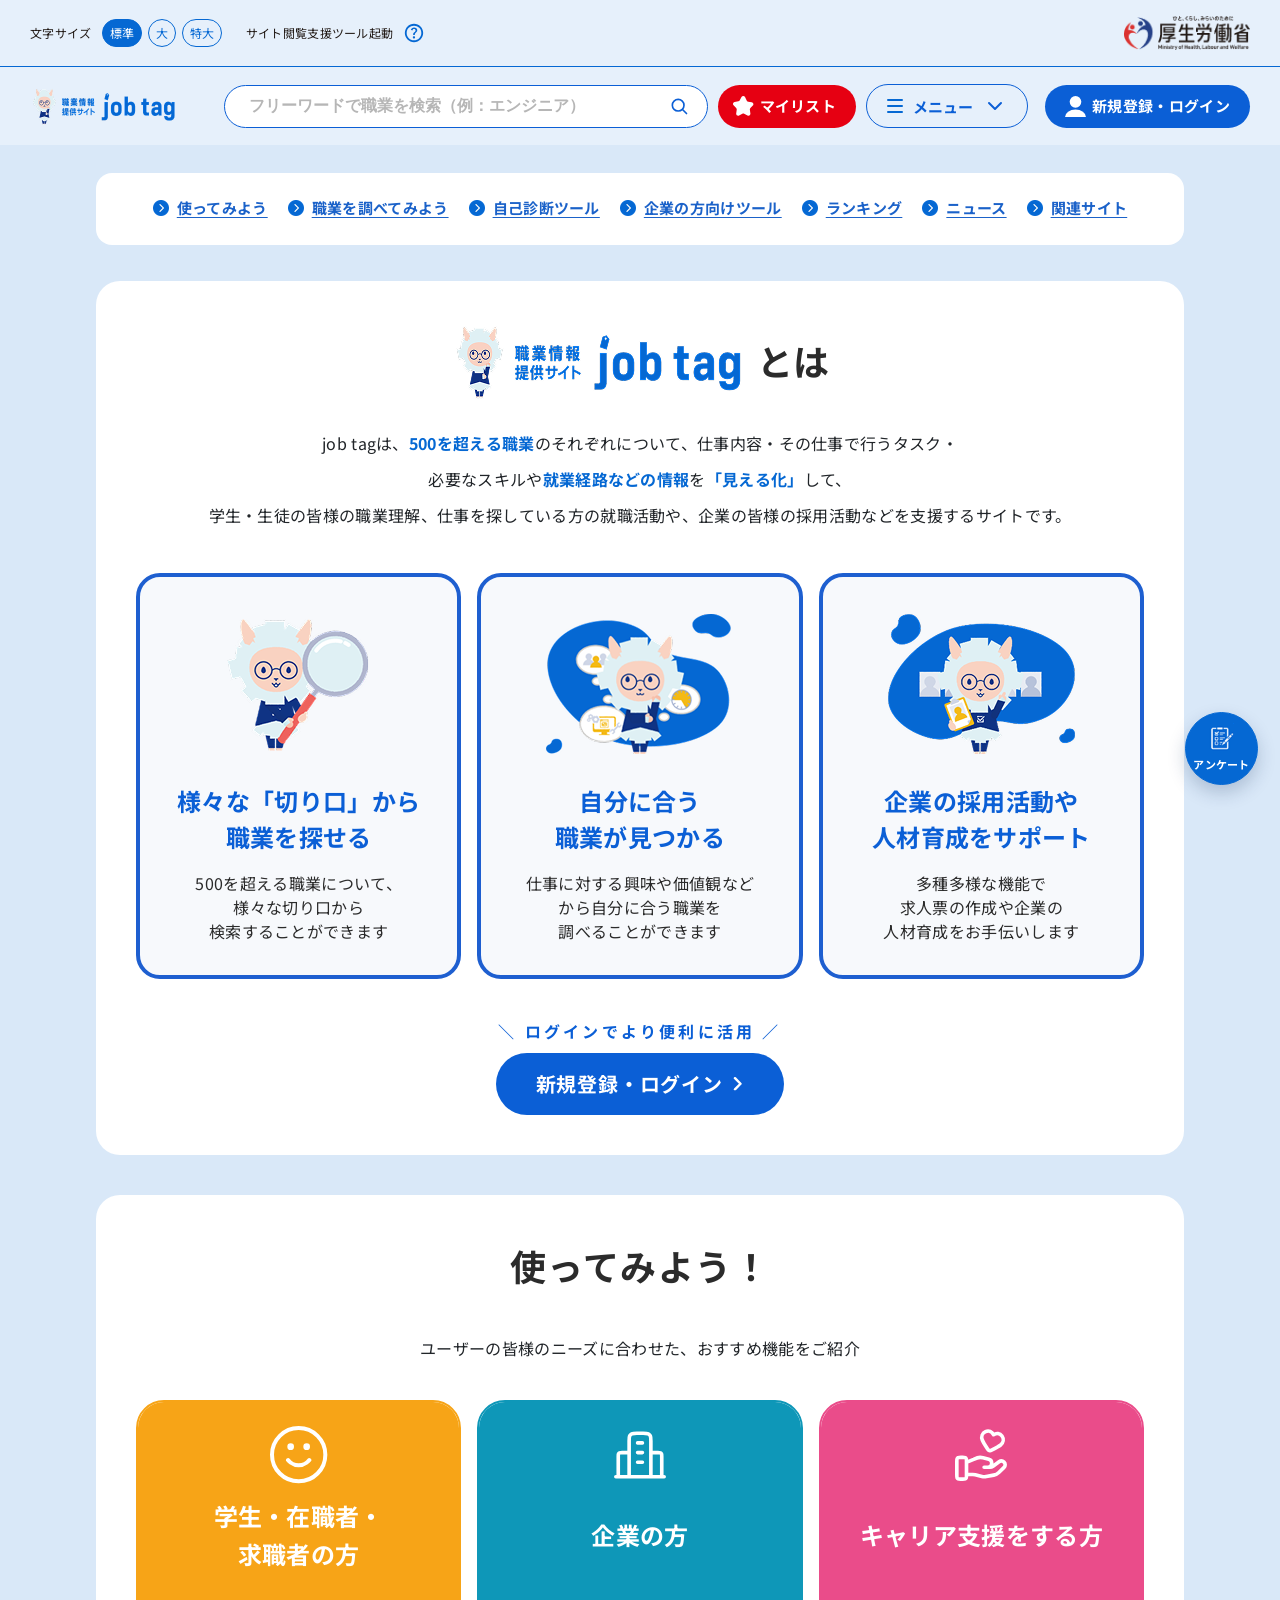
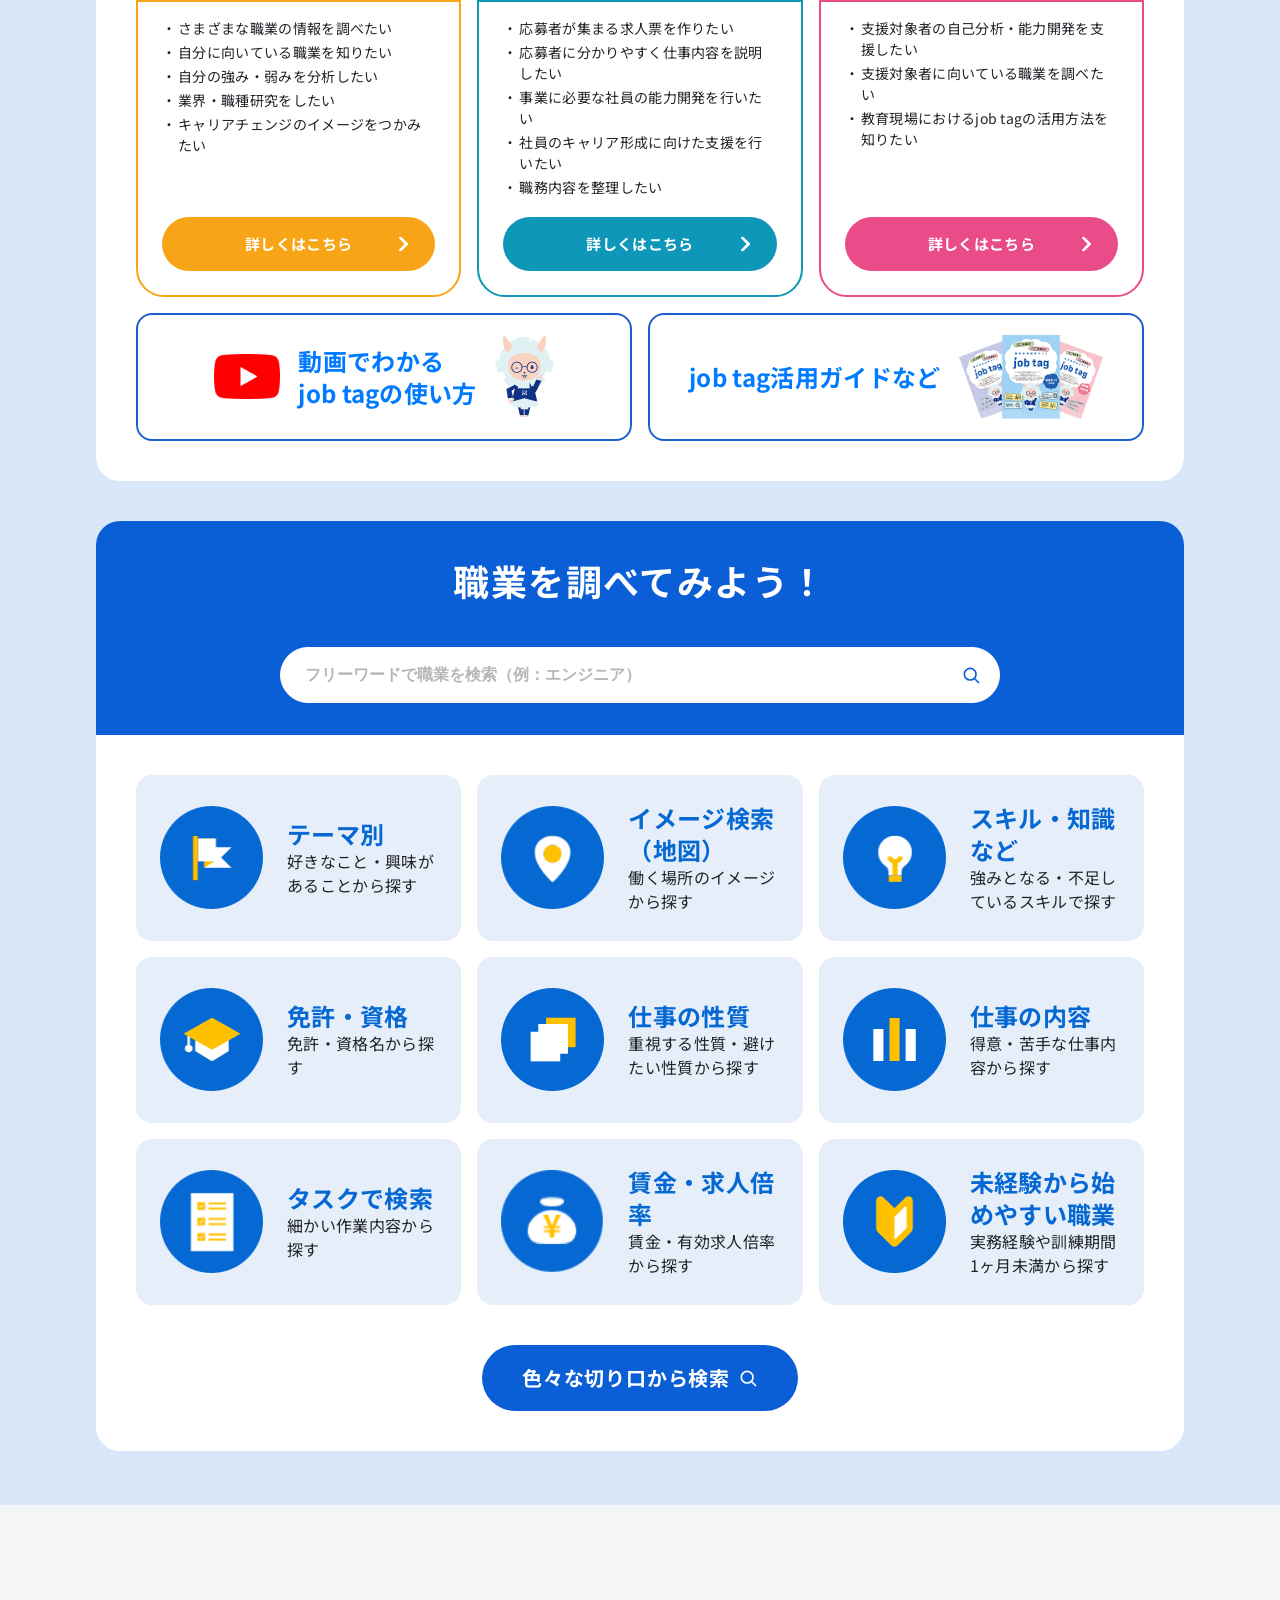
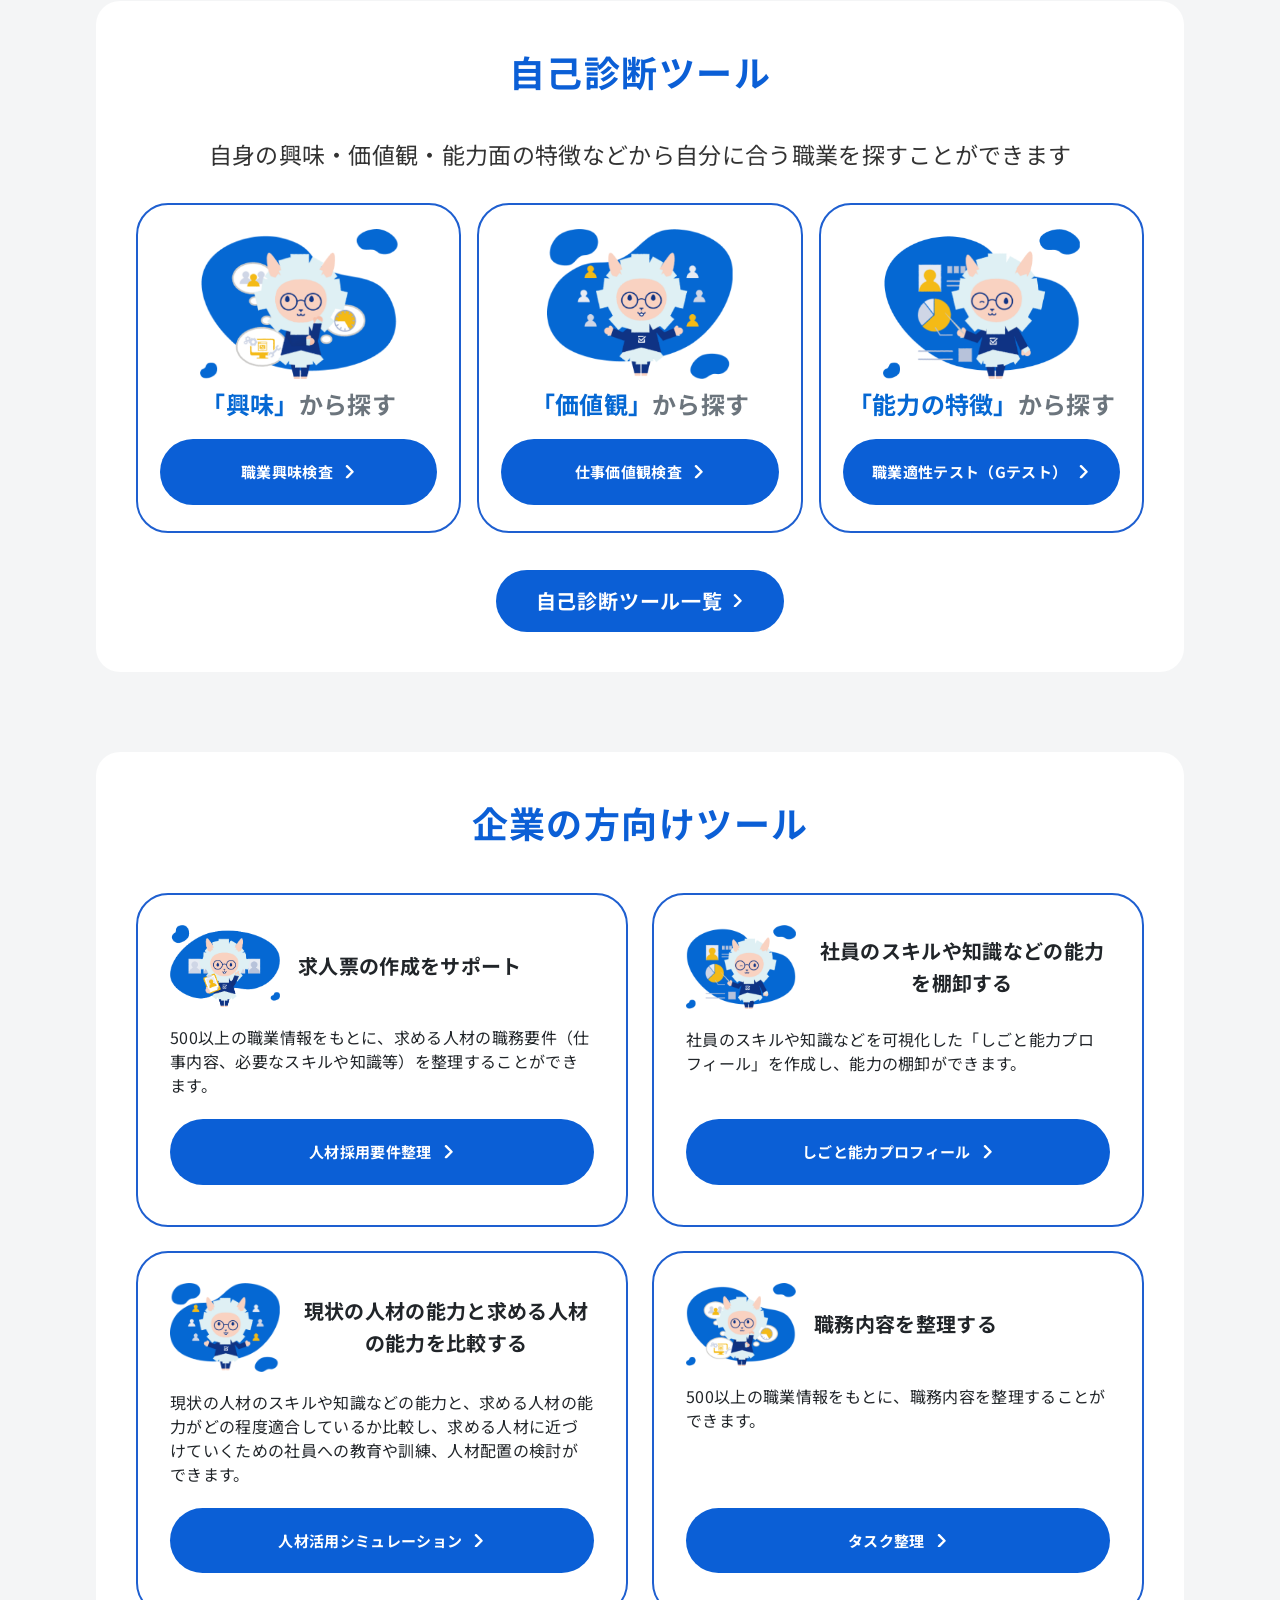
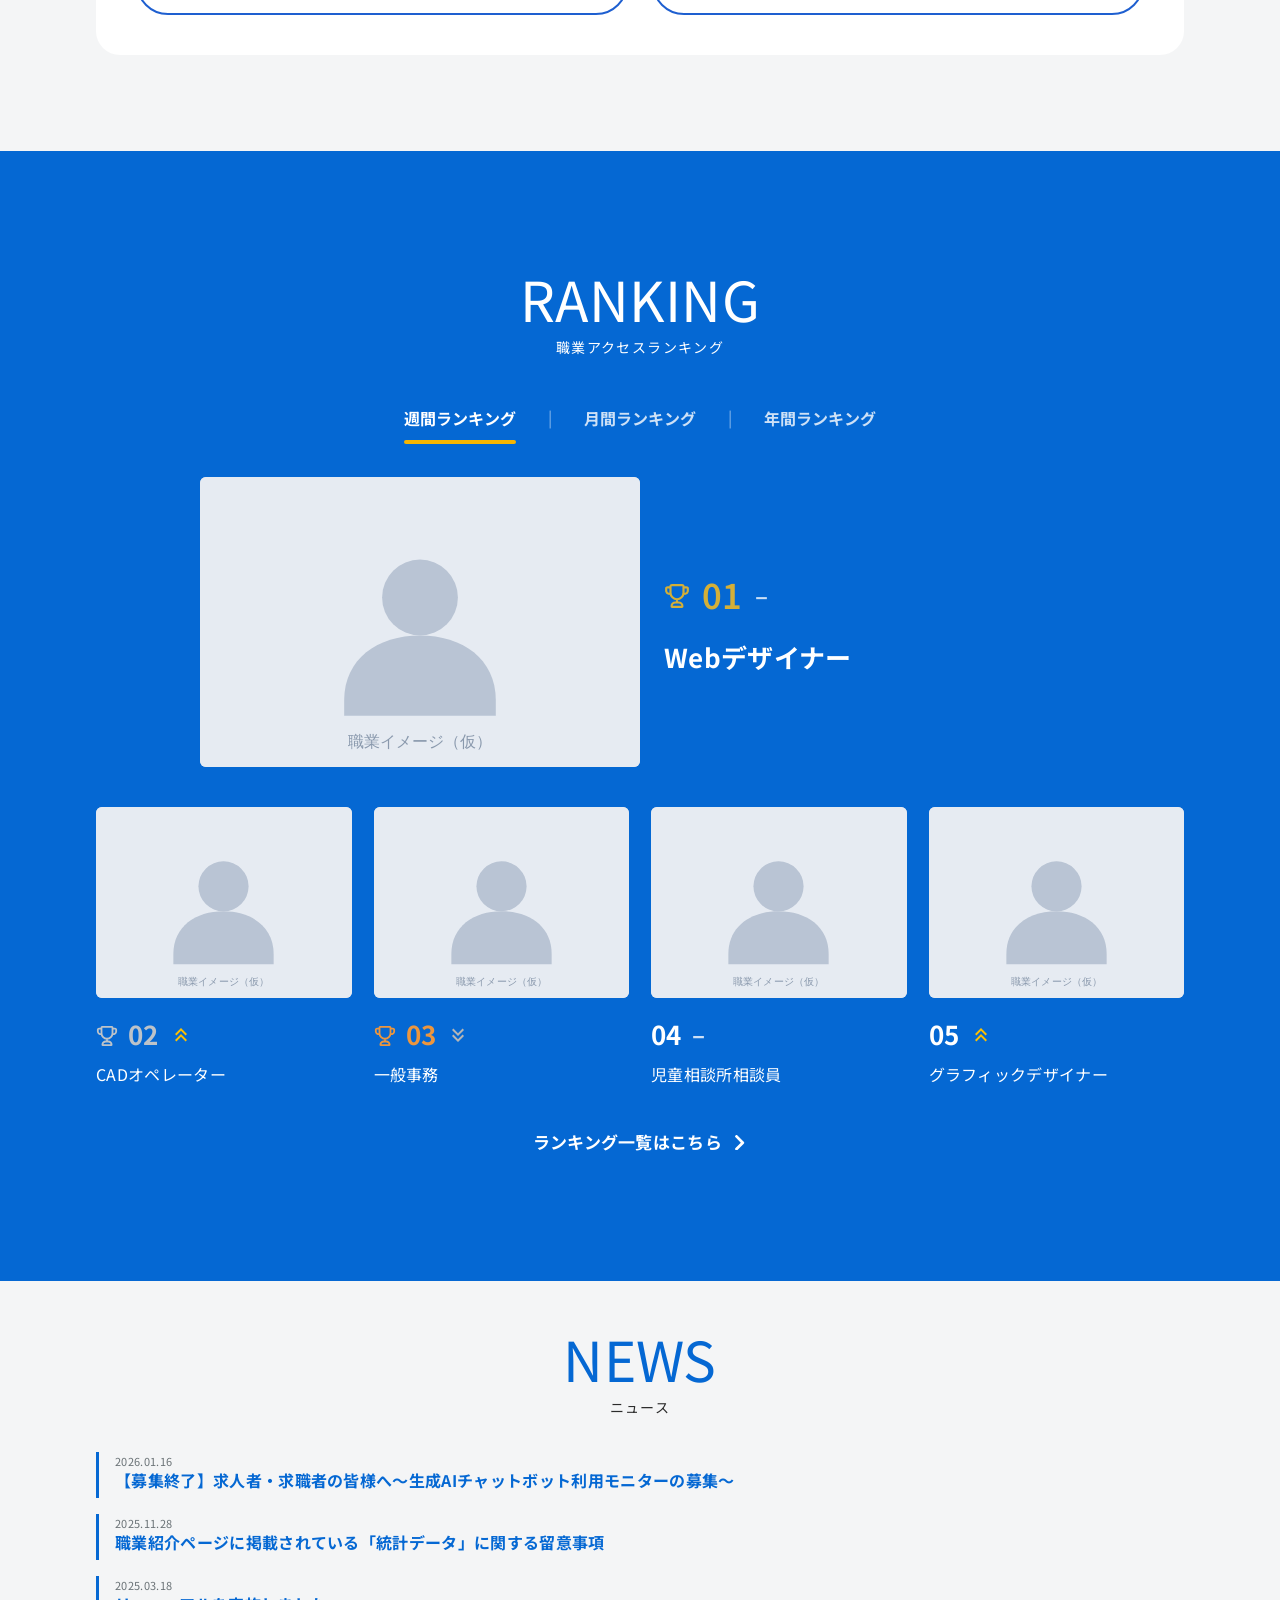
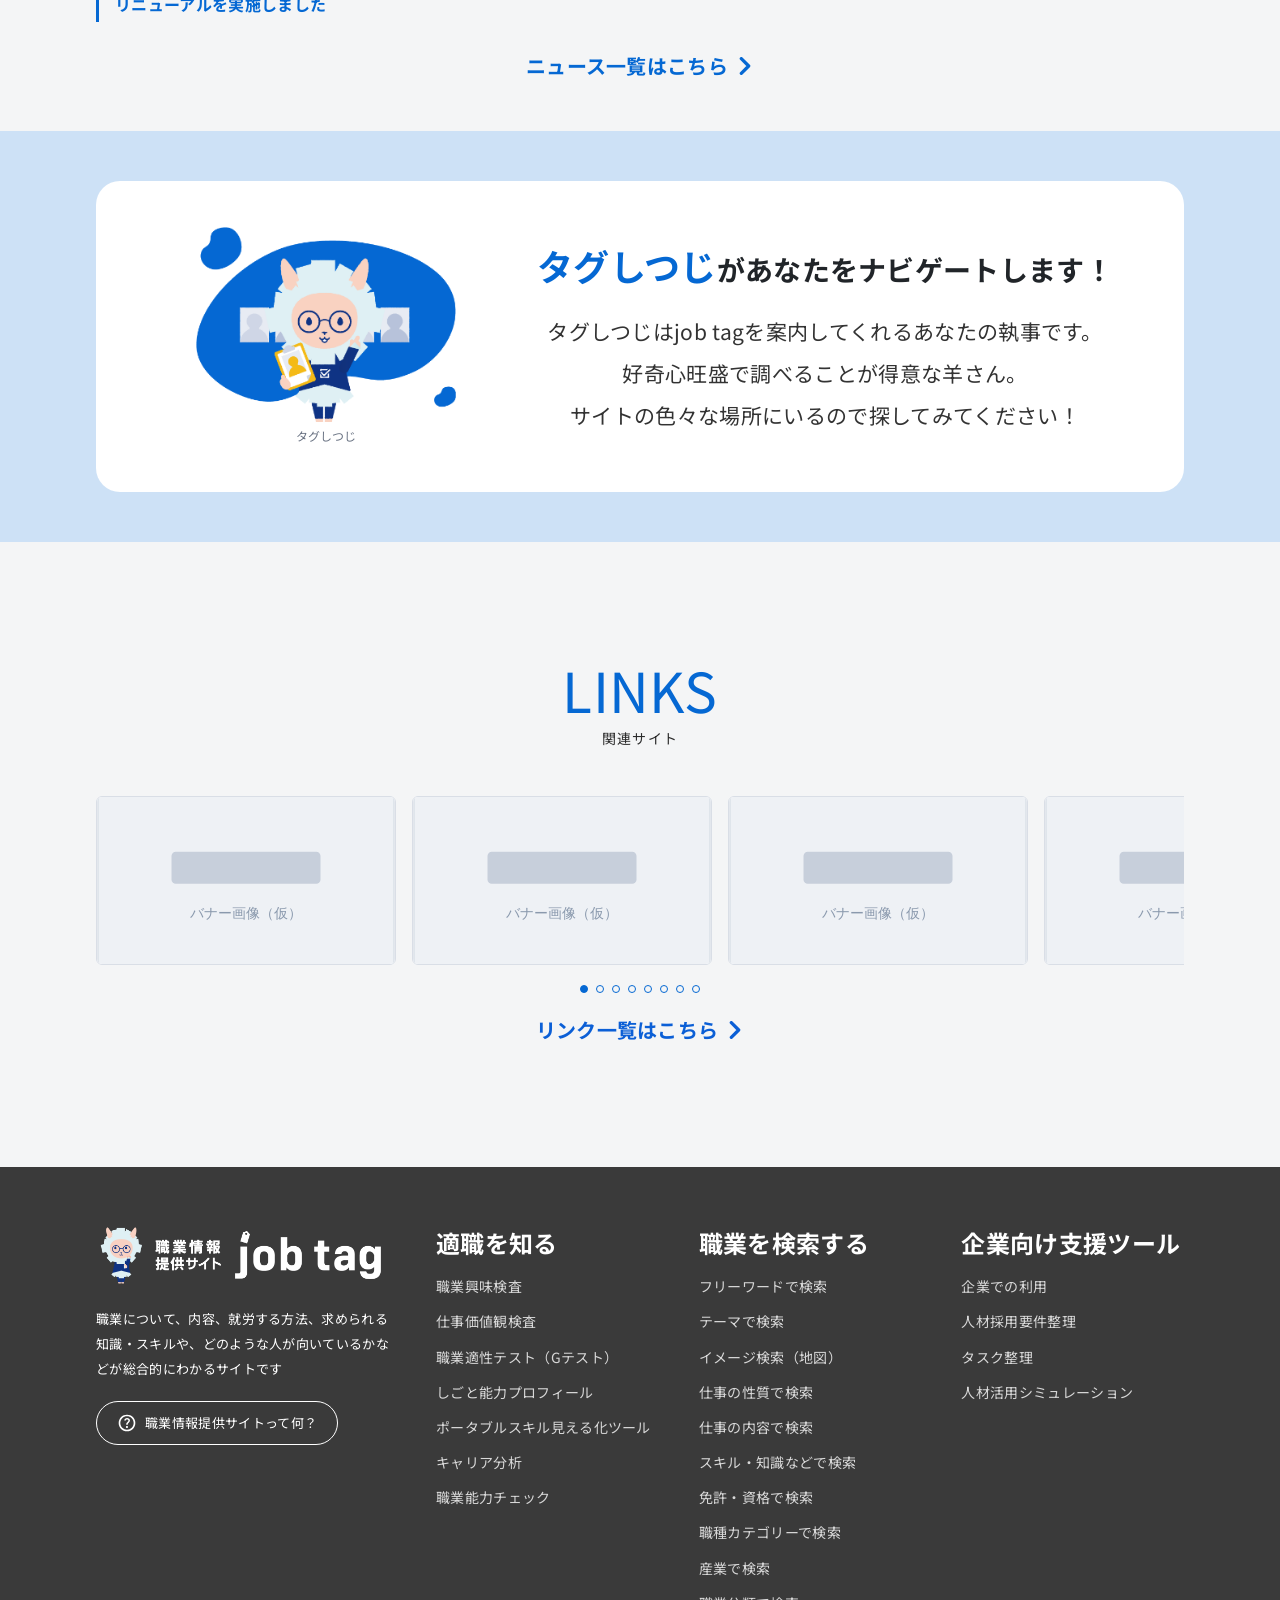
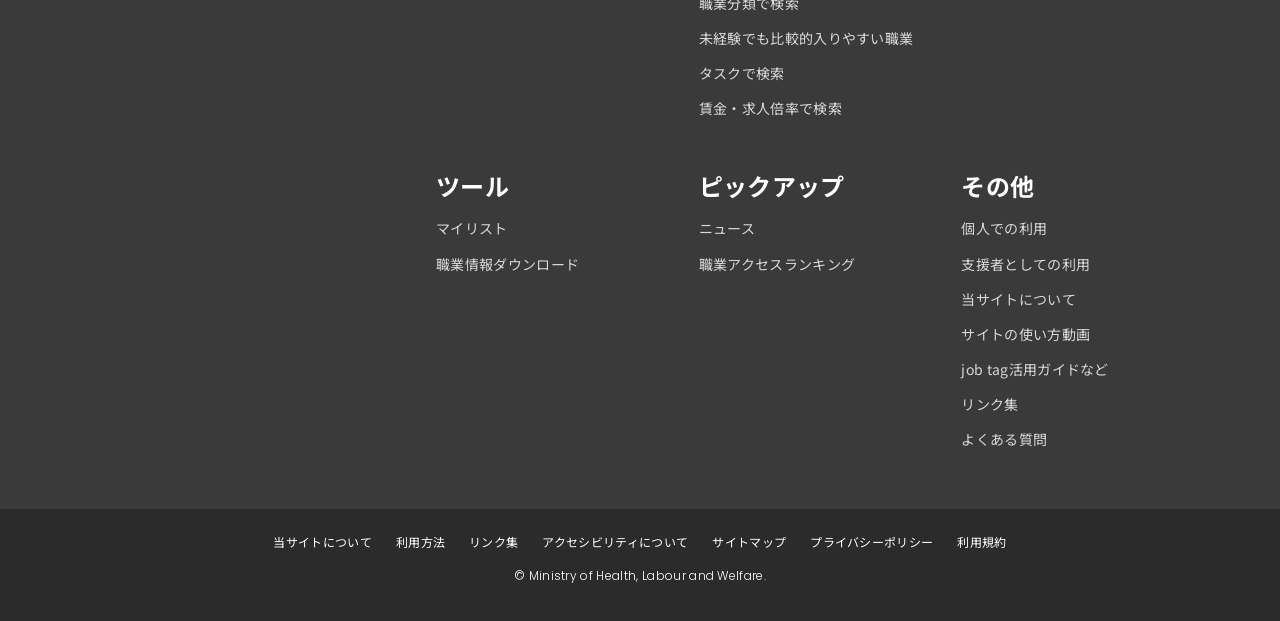
<file: index.html>
<!DOCTYPE html>
<html lang="ja">
<head>
  <meta charset="UTF-8">
  <meta name="viewport" content="width=device-width, initial-scale=1.0">
  <title>job tag（職業情報提供サイト）| リニューアルデザイン TOP</title>
  <meta name="description" content="job tagは500を超える職業について、仕事内容・必要なスキルや知識・就業経路などを「見える化」し、職業理解や就職・採用活動を支援する職業情報提供サイトです。">
  <!-- 英字大見出し（RANKING/NEWS/LINKS）用フォント Noto Sans JP -->
  <link rel="preconnect" href="https://fonts.googleapis.com">
  <link rel="preconnect" href="https://fonts.gstatic.com" crossorigin>
  <link href="https://fonts.googleapis.com/css2?family=Noto+Sans+JP:wght@300;400;500;600;700&family=Poppins:wght@300;400&display=swap" rel="stylesheet">
  <link rel="stylesheet" href="css/style.css?v=20260730">
</head>
<body>

  <!-- ========================================================================
       アイコンスプライト（line icon / stroke=currentColorで色を継承）
       各所で <svg class="ico"><use href="#i-xxx"/></svg> の形で参照
       ======================================================================== -->
  <svg width="0" height="0" style="position:absolute" aria-hidden="true" focusable="false">
    <defs>
      <!-- 検索（虫眼鏡） -->
      <symbol id="i-search" viewBox="0 0 24 24"><g fill="none" stroke="currentColor" stroke-width="2" stroke-linecap="round"><circle cx="11" cy="11" r="7"/><line x1="16.5" y1="16.5" x2="21" y2="21"/></g></symbol>
      <!-- ハンバーガーメニュー -->
      <symbol id="i-menu" viewBox="0 0 24 24"><g fill="none" stroke="currentColor" stroke-width="2" stroke-linecap="round"><line x1="4" y1="7" x2="20" y2="7"/><line x1="4" y1="12" x2="20" y2="12"/><line x1="4" y1="17" x2="20" y2="17"/></g></symbol>
      <!-- 下向き矢印（メニュー開閉） -->
      <symbol id="i-chev-down" viewBox="0 0 24 24"><polyline points="6 9 12 15 18 9" fill="none" stroke="currentColor" stroke-width="2" stroke-linecap="round" stroke-linejoin="round"/></symbol>
      <!-- 右向き矢印 -->
      <symbol id="i-chev-right" viewBox="0 0 6.5 11"><path d="M1 10L5.5 5.5L1 1" fill="none" stroke="currentColor" stroke-width="2" stroke-linecap="round" stroke-linejoin="round"/></symbol>
      <!-- 上向き矢印（PAGE TOP） -->
      <symbol id="i-chev-up" viewBox="0 0 24 24"><polyline points="6 15 12 9 18 15" fill="none" stroke="currentColor" stroke-width="2" stroke-linecap="round" stroke-linejoin="round"/></symbol>
      <!-- 人物（ログイン） -->
      <symbol id="i-user" viewBox="0 0 18 18.06"><circle cx="9" cy="5" r="5" fill="currentColor"/><path fill="currentColor" d="M0 18.06 A9 6.53 0 0 1 18 18.06 Z"/></symbol>
      <!-- トロフィー（ランキング） -->
      <symbol id="i-trophy" viewBox="0 0 24 24"><path d="M12 15C8.68629 15 6 12.3137 6 9V3.44444C6 3.0306 6 2.82367 6.06031 2.65798C6.16141 2.38021 6.38021 2.16141 6.65798 2.06031C6.82367 2 7.0306 2 7.44444 2H16.5556C16.9694 2 17.1763 2 17.342 2.06031C17.6198 2.16141 17.8386 2.38021 17.9397 2.65798C18 2.82367 18 3.0306 18 3.44444V9C18 12.3137 15.3137 15 12 15ZM12 15V18M18 4H20.5C20.9659 4 21.1989 4 21.3827 4.07612C21.6277 4.17761 21.8224 4.37229 21.9239 4.61732C22 4.80109 22 5.03406 22 5.5V6C22 6.92997 22 7.39496 21.8978 7.77646C21.6204 8.81173 20.8117 9.62038 19.7765 9.89778C19.395 10 18.93 10 18 10M6 4H3.5C3.03406 4 2.80109 4 2.61732 4.07612C2.37229 4.17761 2.17761 4.37229 2.07612 4.61732C2 4.80109 2 5.03406 2 5.5V6C2 6.92997 2 7.39496 2.10222 7.77646C2.37962 8.81173 3.18827 9.62038 4.22354 9.89778C4.60504 10 5.07003 10 6 10M7.44444 22H16.5556C16.801 22 17 21.801 17 21.5556C17 19.5919 15.4081 18 13.4444 18H10.5556C8.59188 18 7 19.5919 7 21.5556C7 21.801 7.19898 22 7.44444 22Z" fill="none" stroke="currentColor" stroke-width="2" stroke-linecap="round" stroke-linejoin="round"/></symbol>
      <!-- 二重シェブロン矢印（順位変動。上昇/下落はCSSで回転・色付け） -->
      <symbol id="i-arrow-move" viewBox="0 0 24 24"><path d="M7.4 5.6L6 7L12 13L18 7L16.6 5.6L12 10.175L7.4 5.6ZM7.4 11.6L6 13L12 19L18 13L16.6 11.6L12 16.175L7.4 11.6Z" fill="currentColor"/></symbol>
      <!-- クリップボード（アンケート） -->
      <symbol id="i-survey" viewBox="0 0 24 24"><g fill="none" stroke="currentColor" stroke-width="2" stroke-linecap="round" stroke-linejoin="round"><rect x="5" y="5" width="14" height="16" rx="2"/><path d="M9 5V4a1 1 0 0 1 1-1h4a1 1 0 0 1 1 1v1"/><line x1="8.5" y1="10" x2="15.5" y2="10"/><line x1="8.5" y1="14" x2="15.5" y2="14"/><line x1="8.5" y1="17.5" x2="13" y2="17.5"/></g></symbol>
    </defs>
  </svg>


  <!-- ========================================================================
       固定ヘッダー：薄い青のバー 〜 白いグローバルナビまでを一括で画面上部に固定
       （position: sticky なので本文はこの下に続き、スクロール時のみ上部に貼り付く）
       ======================================================================== -->
  <div class="site-header">

  <!-- ========================================================================
       04. ユーティリティバー
       文字サイズ切替 / サイト閲覧支援ツール / 厚労省ロゴ
       ======================================================================== -->
  <div class="utilbar">
    <div class="container utilbar__inner">
      <div class="utilbar__group">
        <span class="utilbar__label">文字サイズ</span>
        <div class="fontsize" role="group" aria-label="文字サイズ切替">
          <button type="button" class="is-active">標準</button>
          <button type="button">大</button>
          <button type="button">特大</button>
        </div>
      </div>
      <div class="utilbar__group">
        <span class="utilbar__label">サイト閲覧支援ツール起動</span>
        <!-- ヘルプアイコン（差し込み画像。差し替える場合は help_icon.svg を置換） -->
        <img class="utilbar__help" src="img/top/help_icon.svg" alt="ヘルプ" width="22" height="22">
      </div>
      <div class="utilbar__spacer"></div>
      <div class="utilbar__mhlw">
        <!-- 厚生労働省ロゴ（img/top/mhlw_logo.png） -->
        <img src="img/top/mhlw_logo.png" alt="厚生労働省">
      </div>
    </div>
  </div>


  <!-- ========================================================================
       05. ヘッダー
       ロゴ / 検索窓（拡大）/ マイリスト / メニュー / 新規登録・ログイン
       ======================================================================== -->
  <header class="header">
    <div class="container header__inner">
      <!-- ロゴ -->
      <a class="header__logo" href="https://shigoto.mhlw.go.jp/User" aria-label="job tag トップへ">
        <img src="img/top/logo_lockup.png" alt="職業情報提供サイト job tag">
      </a>

      <!-- 厚生労働省ロゴ（モバイル専用。PCはユーティリティバー側を表示） -->
      <img class="header__mhlw" src="img/top/mhlw_logo.png" alt="厚生労働省">

      <!-- 検索窓（モックアップ指示に合わせて横幅拡大） -->
      <!-- フリーワード検索。本家job tagの /User/Search/Freeword に送信（移植時は相対パス・本家のパラメータ名/POSTに合わせる） -->
      <div class="header__search-drop">
        <form class="searchbox" role="search" action="https://shigoto.mhlw.go.jp/User/Search/Freeword" method="get">
          <input type="text" name="keyword" placeholder="フリーワードで職業を検索（例：エンジニア）" aria-label="職業をフリーワードで検索">
          <button type="submit" class="searchbox__submit" aria-label="検索"><svg class="ico"><use href="#i-search"/></svg></button>
          <button type="button" class="searchbox__clear" aria-label="入力をクリア"><svg viewBox="0 0 24 24" width="14" height="14" aria-hidden="true"><line x1="6" y1="6" x2="18" y2="18" stroke="#fff" stroke-width="2.5" stroke-linecap="round"/><line x1="18" y1="6" x2="6" y2="18" stroke="#fff" stroke-width="2.5" stroke-linecap="round"/></svg></button>
        </form>
        <button type="button" class="header__search-close" aria-label="検索を閉じる"><svg class="ico"><use href="#i-chev-up"/></svg></button>
      </div>

      <!-- マイリスト（現行と同じ表示。モバイルでは非表示） -->
      <a class="mylist" href="https://shigoto.mhlw.go.jp/Account/Update/Information" aria-label="マイリスト">
        <img src="img/top/star.svg" alt="">
        <span>マイリスト</span>
      </a>

      <!-- 検索アイコン（モバイル専用。タップで検索窓を開閉） -->
      <button type="button" class="header__search-toggle" id="searchToggle" aria-label="検索" aria-expanded="false">
        <svg class="ico" width="18" height="18" viewBox="0 0 24 24" fill="none" stroke="currentColor" stroke-width="2.7" stroke-linecap="round" aria-hidden="true"><circle cx="11" cy="11" r="7"/><line x1="16.5" y1="16.5" x2="21" y2="21"/></svg>
      </button>

      <!-- メニュートグル（モバイルではハンバーガーのみ） -->
      <button type="button" class="menu-toggle" id="menuToggle" aria-expanded="false" aria-controls="gnav">
        <!-- ハンバーガー（インラインSVGで確実に描画） -->
        <span class="menu-toggle__bars" aria-hidden="true"><i></i><i></i><i></i></span>
        <span class="menu-toggle__label">メニュー</span>
        <svg class="ico arrow" aria-hidden="true"><use href="#i-chev-down"/></svg>
      </button>

      <!-- 新規登録・ログイン -->
      <a class="btn-login" href="https://shigoto.mhlw.go.jp/Auth/Login">
        <svg class="ico" aria-hidden="true"><use href="#i-user"/></svg> 新規登録・ログイン
      </a>
    </div>
  </header>


  <!-- ========================================================================
       06. グローバルナビ
       ======================================================================== -->
  <nav class="gnav" id="gnav" aria-label="グローバルナビゲーション">
    <div class="container">
      <ul class="gnav__list">
        <li><a href="https://shigoto.mhlw.go.jp/User/about">当サイトについて</a></li>
        <li><a href="https://shigoto.mhlw.go.jp/User/TutorialVideos">使い方動画</a></li>

        <!-- 自己診断ツール（ドロップダウン） -->
        <li class="gnav__item has-sub">
          <a role="button" tabindex="0" aria-haspopup="true" aria-expanded="false">自己診断ツール</a>
          <ul class="gnav__sub">
            <li><a href="https://shigoto.mhlw.go.jp/User/Search/Top">職業興味検査 <svg class="ico" aria-hidden="true"><use href="#i-chev-right"/></svg></a></li>
            <li><a href="https://shigoto.mhlw.go.jp/User/Search/Top">仕事価値観検査 <svg class="ico" aria-hidden="true"><use href="#i-chev-right"/></svg></a></li>
            <li><a href="https://shigoto.mhlw.go.jp/User/GTest/Introduction/Part1">職業適性テスト（Gテスト） <svg class="ico" aria-hidden="true"><use href="#i-chev-right"/></svg></a></li>
            <li><a href="https://shigoto.mhlw.go.jp/User/MyProfile/Step1">しごと能力プロフィール <svg class="ico" aria-hidden="true"><use href="#i-chev-right"/></svg></a></li>
            <li><a href="https://shigoto.mhlw.go.jp/User/VocationalAbilityDiagnosticTool/Step1">ポータブルスキル見える化ツール <svg class="ico" aria-hidden="true"><use href="#i-chev-right"/></svg></a></li>
            <li><a href="https://shigoto.mhlw.go.jp/User/Career/Step1">キャリア分析 <svg class="ico" aria-hidden="true"><use href="#i-chev-right"/></svg></a></li>
            <li><a href="https://shigoto.mhlw.go.jp/User/AbilityCheck">職業能力チェック <svg class="ico" aria-hidden="true"><use href="#i-chev-right"/></svg></a></li>
          </ul>
        </li>

        <!-- 職業検索（ドロップダウン） -->
        <li class="gnav__item has-sub">
          <a role="button" tabindex="0" aria-haspopup="true" aria-expanded="false">職業検索</a>
          <ul class="gnav__sub">
            <li><a href="https://shigoto.mhlw.go.jp/User/Search/Freeword">フリーワードで検索 <svg class="ico" aria-hidden="true"><use href="#i-chev-right"/></svg></a></li>
            <li><a href="https://shigoto.mhlw.go.jp/User/Search/Theme">テーマで検索 <svg class="ico" aria-hidden="true"><use href="#i-chev-right"/></svg></a></li>
            <li><a href="https://shigoto.mhlw.go.jp/User/Search/Scene">イメージ検索（地図） <svg class="ico" aria-hidden="true"><use href="#i-chev-right"/></svg></a></li>
            <li><a href="https://shigoto.mhlw.go.jp/User/Search/Nature">仕事の性質で検索 <svg class="ico" aria-hidden="true"><use href="#i-chev-right"/></svg></a></li>
            <li><a href="https://shigoto.mhlw.go.jp/User/Search/WorkActivity">仕事の内容で検索 <svg class="ico" aria-hidden="true"><use href="#i-chev-right"/></svg></a></li>
            <li><a href="https://shigoto.mhlw.go.jp/User/Search/Knowledge">スキル・知識などで検索 <svg class="ico" aria-hidden="true"><use href="#i-chev-right"/></svg></a></li>
            <li><a href="https://shigoto.mhlw.go.jp/User/Search/Top">免許・資格で検索 <svg class="ico" aria-hidden="true"><use href="#i-chev-right"/></svg></a></li>
            <li><a href="https://shigoto.mhlw.go.jp/User/Search/Top">職種カテゴリーで検索 <svg class="ico" aria-hidden="true"><use href="#i-chev-right"/></svg></a></li>
            <li><a href="https://shigoto.mhlw.go.jp/User/Search/Top">産業で検索 <svg class="ico" aria-hidden="true"><use href="#i-chev-right"/></svg></a></li>
            <li><a href="https://shigoto.mhlw.go.jp/User/Search/Top">職業分類で検索 <svg class="ico" aria-hidden="true"><use href="#i-chev-right"/></svg></a></li>
            <li><a href="https://shigoto.mhlw.go.jp/User/OccupationsEasy">未経験でも比較的入りやすい職業 <svg class="ico" aria-hidden="true"><use href="#i-chev-right"/></svg></a></li>
            <li><a href="https://shigoto.mhlw.go.jp/User/Search/TaskWord">タスクで検索 <svg class="ico" aria-hidden="true"><use href="#i-chev-right"/></svg></a></li>
            <li><a href="https://shigoto.mhlw.go.jp/User/Search/SearchBySalaryAndRatioJob">賃金・求人倍率で検索 <svg class="ico" aria-hidden="true"><use href="#i-chev-right"/></svg></a></li>
          </ul>
        </li>

        <!-- 業種・職種を知る（ドロップダウン） -->
        <li class="gnav__item has-sub">
          <a role="button" tabindex="0" aria-haspopup="true" aria-expanded="false">業種・職種を知る</a>
          <ul class="gnav__sub">
            <li><a href="https://shigoto.mhlw.go.jp/User/OfficeOccupations">事務 <svg class="ico" aria-hidden="true"><use href="#i-chev-right"/></svg></a></li>
            <li><a href="https://shigoto.mhlw.go.jp/User/SaleOccupations">営業 <svg class="ico" aria-hidden="true"><use href="#i-chev-right"/></svg></a></li>
            <li><a href="https://shigoto.mhlw.go.jp/User/ITOccupations">IT・通信 <svg class="ico" aria-hidden="true"><use href="#i-chev-right"/></svg></a></li>
            <li><a href="https://shigoto.mhlw.go.jp/User/FinancialOccupations">金融 <svg class="ico" aria-hidden="true"><use href="#i-chev-right"/></svg></a></li>
            <li><a href="https://shigoto.mhlw.go.jp/User/MedicalOccupations">医療・看護 <svg class="ico" aria-hidden="true"><use href="#i-chev-right"/></svg></a></li>
            <li><a href="https://shigoto.mhlw.go.jp/User/OccupationsLongTermCare">介護 <svg class="ico" aria-hidden="true"><use href="#i-chev-right"/></svg></a></li>
            <li><a href="https://shigoto.mhlw.go.jp/User/ConstructionOccupations">土木・建築 <svg class="ico" aria-hidden="true"><use href="#i-chev-right"/></svg></a></li>
            <li><a href="https://shigoto.mhlw.go.jp/User/OccupationsRarely">B to B（企業間取引） <svg class="ico" aria-hidden="true"><use href="#i-chev-right"/></svg></a></li>
            <li><a href="https://shigoto.mhlw.go.jp/User/BtoC">B to C（消費者取引） <svg class="ico" aria-hidden="true"><use href="#i-chev-right"/></svg></a></li>
          </ul>
        </li>

        <li class="gnav__sp"><a href="https://shigoto.mhlw.go.jp/User/Search/Top">色々な切り口から検索</a></li>
        <li><a href="https://shigoto.mhlw.go.jp/User/links">リンク集</a></li>
        <li><a href="https://shigoto.mhlw.go.jp/User/faq">よくあるお問い合わせ</a></li>
        <li class="gnav__sp gnav__mylist"><a href="https://shigoto.mhlw.go.jp/Account/Update/Information"><span class="gnav__star"><img src="img/top/star.svg" alt=""></span>マイリスト</a></li>
        <li class="gnav__sp gnav__support"><a href="#"><span>サイト閲覧支援ツール起動</span> <img class="gnav__help" src="img/top/help_icon.svg" alt="ヘルプ"></a></li>
      </ul>
      <div class="gnav__actions">
        <a class="gnav-btn gnav-btn--login" href="https://shigoto.mhlw.go.jp/Auth/Login">ログイン <svg class="ico chev" aria-hidden="true"><use href="#i-chev-right"/></svg></a>
        <a class="gnav-btn gnav-btn--register" href="https://shigoto.mhlw.go.jp/Auth/Register/Step1">新規登録 <svg class="ico chev" aria-hidden="true"><use href="#i-chev-right"/></svg></a>
      </div>
    </div>
  </nav>

  </div><!-- /.site-header 固定ヘッダー ここまで -->


  <!-- 本文フロー（モバイルでの並び替え用にflexコンテナ化。PCは記述順のまま） -->
  <div class="flow">

  <!-- ページ見出し（視覚非表示。見出し階層とSEOのためのh1） -->
  <h1 class="sr-only">職業情報提供サイト job tag トップページ</h1>

  <!-- ========================================================================
       07. クイックリンクバー
       ======================================================================== -->
  <div class="quicklinks">
    <div class="container">
      <ul class="quicklinks__list">
        <li><a href="#usecase">使ってみよう</a></li>
        <li><a href="#explore">職業を調べてみよう</a></li>
        <li><a href="#diagnosis">自己診断ツール</a></li>
        <li><a href="#biz">企業の方向けツール</a></li>
        <li><a href="#ranking">ランキング</a></li>
        <li><a href="#news">ニュース</a></li>
        <li><a href="#links">関連サイト</a></li>
      </ul>
    </div>
  </div>


  <!-- ========================================================================
       08. job tag とは（ヒーロー）
       ======================================================================== -->
  <section class="about section">
    <div class="container">
      <div class="panel">
        <!-- 見出し -->
        <div class="about__head">
          <img src="img/top/logo_lockup.png" alt="職業情報提供サイト job tag">
          <b>とは</b>
        </div>

        <!-- 説明文（画像①の構成：3行・強調は #0568D3 太字） -->
        <p class="about__desc">
          job tagは、<span class="hl">500を超える職業</span>のそれぞれについて、仕事内容・その仕事で行うタスク・<br>
          必要なスキルや<span class="hl">就業経路などの情報</span>を<span class="hl">「見える化」</span>して、<br>学生・生徒の皆様の職業理解、仕事を探している方の就職活動や、企業の皆様の採用活動などを支援するサイトです。
        </p>

        <!-- 3つの特徴カード -->
        <div class="feature-grid">
          <!-- 特徴1 -->
          <article class="feature-card">
            <div class="feature-card__img">
              <img src="img/top/mascot_search.png" alt="虫眼鏡を持つマスコット">
            </div>
            <h3 class="feature-card__title">様々な「切り口」から<br>職業を探せる</h3>
            <p class="feature-card__text">500を超える職業について、<br>様々な切り口から<br>検索することができます</p>
          </article>
          <!-- 特徴2 -->
          <article class="feature-card">
            <div class="feature-card__img">
              <img src="img/top/mascot_blob.png" alt="考えるマスコット">
            </div>
            <h3 class="feature-card__title">自分に合う<br>職業が見つかる</h3>
            <p class="feature-card__text">仕事に対する興味や価値観など<br>から自分に合う職業を<br>調べることができます</p>
          </article>
          <!-- 特徴3 -->
          <article class="feature-card">
            <div class="feature-card__img">
              <img src="img/top/mascot_recruit.png" alt="採用をサポートするマスコット">
            </div>
            <h3 class="feature-card__title">企業の採用活動や<br>人材育成をサポート</h3>
            <p class="feature-card__text">多種多様な機能で<br>求人票の作成や企業の<br>人材育成をお手伝いします</p>
          </article>
        </div>

        <!-- ログインCTA -->
        <div class="about__cta">
          <span class="about__cta-note">＼ ログインでより便利に活用 ／</span>
          <a class="btn" href="https://shigoto.mhlw.go.jp/Auth/Login">新規登録・ログイン <svg class="ico chev" aria-hidden="true"><use href="#i-chev-right"/></svg></a>
        </div>
      </div>
    </div>
  </section>


  <!-- ========================================================================
       09. 使ってみよう！（3色カード + 動画/ガイドバナー）
       ======================================================================== -->
  <section class="usecase section" id="usecase">
    <div class="container">
      <div class="panel">
        <h2 class="sec-title">使ってみよう！</h2>
        <p class="sec-lead">ユーザーの皆様のニーズに合わせた<span class="sp-hide">、</span><br class="sp-br">おすすめ機能をご紹介</p>

        <div class="usecase-grid">
          <!-- 学生・在職者・求職者の方（オレンジ） -->
          <article class="usecase-card -orange">
            <div class="usecase-card__head">
              <img class="usecase-card__ico" src="img/top/icon_smile.svg" alt="">
              <h3>学生・在職者・<br>求職者の方</h3>
            </div>
            <div class="usecase-card__body">
              <ul>
                <li>さまざまな職業の情報を調べたい</li>
                <li>自分に向いている職業を知りたい</li>
                <li>自分の強み・弱みを分析したい</li>
                <li>業界・職種研究をしたい</li>
                <li>キャリアチェンジのイメージをつかみたい</li>
              </ul>
            </div>
            <div class="usecase-card__foot">
              <a class="usecase-card__btn" href="https://shigoto.mhlw.go.jp/User/about">詳しくはこちら <svg class="ico btn-chevron" aria-hidden="true"><use href="#i-chev-right"/></svg></a>
            </div>
          </article>

          <!-- 企業の方（ティール） -->
          <article class="usecase-card -teal">
            <div class="usecase-card__head">
              <img class="usecase-card__ico" src="img/top/icon_building.svg" alt="">
              <h3>企業の方</h3>
            </div>
            <div class="usecase-card__body">
              <ul>
                <li>応募者が集まる求人票を作りたい</li>
                <li>応募者に分かりやすく仕事内容を説明したい</li>
                <li>事業に必要な社員の能力開発を行いたい</li>
                <li>社員のキャリア形成に向けた支援を行いたい</li>
                <li>職務内容を整理したい</li>
              </ul>
            </div>
            <div class="usecase-card__foot">
              <a class="usecase-card__btn" href="https://shigoto.mhlw.go.jp/User/about">詳しくはこちら <svg class="ico btn-chevron" aria-hidden="true"><use href="#i-chev-right"/></svg></a>
            </div>
          </article>

          <!-- キャリア支援をする方（ピンク） -->
          <article class="usecase-card -pink">
            <div class="usecase-card__head">
              <img class="usecase-card__ico" src="img/top/icon_hearthand.svg" alt="">
              <h3>キャリア支援をする方</h3>
            </div>
            <div class="usecase-card__body">
              <ul>
                <li>支援対象者の自己分析・能力開発を支援したい</li>
                <li>支援対象者に向いている職業を調べたい</li>
                <li>教育現場におけるjob tagの活用方法を知りたい</li>
              </ul>
            </div>
            <div class="usecase-card__foot">
              <a class="usecase-card__btn" href="https://shigoto.mhlw.go.jp/User/about">詳しくはこちら <svg class="ico btn-chevron" aria-hidden="true"><use href="#i-chev-right"/></svg></a>
            </div>
          </article>
        </div>

        <!-- 動画 / 活用ガイド バナー -->
        <div class="usecase-banners">
          <a class="banner-box" href="https://shigoto.mhlw.go.jp/User/TutorialVideos">
            <span class="banner-box__yt"><img src="img/top/youtube.png" alt="YouTube"></span>
            <span class="banner-box__text">動画でわかる<br>job tagの使い方</span>
            <span class="banner-box__mascot"><img src="img/top/character.svg" alt=""></span>
          </a>
          <a class="banner-box" href="https://shigoto.mhlw.go.jp/User">
            <span class="banner-box__text">job tag<br class="sp-br">活用ガイドなど</span>
            <span class="banner-box__thumb"><img src="img/top/brochures.png" alt="job tag活用ガイド"></span>
          </a>
        </div>
      </div>
    </div>
  </section>


  <!-- ========================================================================
       10. 職業を調べてみよう！（青帯検索 + カテゴリカードグリッド）
       ======================================================================== -->
  <section class="explore section" id="explore">
    <div class="container">
      <div class="panel">
        <!-- 青帯の検索エリア -->
        <div class="explore__search">
          <h2>職業を調べてみよう！</h2>
          <!-- フリーワード検索。本家job tagの /User/Search/Freeword に送信（移植時は相対パス・本家のパラメータ名/POSTに合わせる） -->
          <form class="searchbox" role="search" action="https://shigoto.mhlw.go.jp/User/Search/Freeword" method="get">
            <input type="text" name="keyword" placeholder="フリーワードで職業を検索（例：エンジニア）" aria-label="職業をフリーワードで検索">
            <button type="submit" class="searchbox__submit" aria-label="検索"><svg class="ico"><use href="#i-search"/></svg></button>
          </form>
        </div>

        <!-- カテゴリカード（3列×3行） -->
        <div class="explore__grid">
          <!-- 1行目 -->
          <a class="cat-card" href="https://shigoto.mhlw.go.jp/User/Search/Theme">
            <span class="cat-card__icon" aria-hidden="true"><img src="img/top/cat_flag.png" alt=""></span>
            <span class="cat-card__body"><h3>テーマ別</h3><p>好きなこと・興味があることから探す</p></span>
          </a>
          <a class="cat-card" href="https://shigoto.mhlw.go.jp/User/Search/Scene">
            <span class="cat-card__icon" aria-hidden="true"><img src="img/top/cat_pin.png" alt=""></span>
            <span class="cat-card__body"><h3>イメージ検索（地図）</h3><p>働く場所のイメージから探す</p></span>
          </a>
          <a class="cat-card" href="https://shigoto.mhlw.go.jp/User/Search/Knowledge">
            <span class="cat-card__icon" aria-hidden="true"><img src="img/top/cat_bulb.png" alt=""></span>
            <span class="cat-card__body"><h3>スキル・知識など</h3><p>強みとなる・不足しているスキルで探す</p></span>
          </a>
          <!-- 2行目 -->
          <a class="cat-card" href="https://shigoto.mhlw.go.jp/User/Search/Top">
            <span class="cat-card__icon" aria-hidden="true"><img src="img/top/cat_cap.png" alt=""></span>
            <span class="cat-card__body"><h3>免許・資格</h3><p>免許・資格名から探す</p></span>
          </a>
          <a class="cat-card" href="https://shigoto.mhlw.go.jp/User/Search/Nature">
            <span class="cat-card__icon" aria-hidden="true"><img src="img/top/cat_layers.png" alt=""></span>
            <span class="cat-card__body"><h3>仕事の性質</h3><p>重視する性質・避けたい性質から探す</p></span>
          </a>
          <a class="cat-card" href="https://shigoto.mhlw.go.jp/User/Search/WorkActivity">
            <span class="cat-card__icon" aria-hidden="true"><img src="img/top/cat_chart.png" alt=""></span>
            <span class="cat-card__body"><h3><span class="pc-label">仕事の内容</span><span class="sp-label">得意</span></h3><p>得意・苦手な仕事内容から探す</p></span>
          </a>
          <!-- 3行目 -->
          <a class="cat-card" href="https://shigoto.mhlw.go.jp/User/Search/TaskWord">
            <span class="cat-card__icon" aria-hidden="true"><img src="img/top/cat_list.png" alt=""></span>
            <span class="cat-card__body"><h3><span class="pc-label">タスクで検索</span><span class="sp-label">業務内容</span></h3><p>細かい作業内容から探す</p></span>
          </a>
          <a class="cat-card" href="https://shigoto.mhlw.go.jp/User/Search/SearchBySalaryAndRatioJob">
            <span class="cat-card__icon" aria-hidden="true"><img src="img/top/cat_money.png" alt=""></span>
            <span class="cat-card__body"><h3><span class="pc-label">賃金・求人倍率</span><span class="sp-label">賃金・倍率</span></h3><p>賃金・有効求人倍率から探す</p></span>
          </a>
          <a class="cat-card" href="https://shigoto.mhlw.go.jp/User/OccupationsEasy">
            <span class="cat-card__icon" aria-hidden="true"><img src="img/top/cat_bigina.png" alt=""></span>
            <span class="cat-card__body"><h3><span class="pc-label">未経験から始めやすい職業</span><span class="sp-label">経験数</span></h3><p>実務経験や訓練期間1ヶ月未満から探す</p></span>
          </a>
        </div>

        <!-- もっと見る -->
        <div class="explore__more">
          <a class="btn" href="https://shigoto.mhlw.go.jp/User/Search/Top">色々な切り口から検索 <svg class="ico" aria-hidden="true"><use href="#i-search"/></svg></a>
        </div>
      </div>
    </div>
  </section>


  <!-- ========================================================================
       11. 自己診断ツール（3カード）
       ======================================================================== -->
  <section class="diagnosis section" id="diagnosis" style="background: var(--c-bg-gray);">
    <div class="container">
      <div class="panel">
        <h2 class="sec-title -blue">自己診断ツール</h2>
        <p class="sec-lead">自身の興味・価値観・能力面の特徴などから自分に合う職業を探すことができます</p>

        <div class="diagnosis-grid">
          <article class="diag-card">
            <div class="diag-card__img"><img src="img/top/diag_interest.png" alt=""></div>
            <h3 class="diag-card__title"><span class="q">「興味」</span>から探す</h3>
            <a class="diag-card__btn" href="https://shigoto.mhlw.go.jp/User/Search/Top">職業興味検査 <svg class="ico chev" aria-hidden="true"><use href="#i-chev-right"/></svg></a>
          </article>
          <article class="diag-card">
            <div class="diag-card__img"><img src="img/top/diag_values.png" alt=""></div>
            <h3 class="diag-card__title"><span class="q">「価値観」</span>から探す</h3>
            <a class="diag-card__btn" href="https://shigoto.mhlw.go.jp/User/Search/Top">仕事価値観検査 <svg class="ico chev" aria-hidden="true"><use href="#i-chev-right"/></svg></a>
          </article>
          <article class="diag-card">
            <div class="diag-card__img"><img src="img/top/diag_ability.png" alt=""></div>
            <h3 class="diag-card__title"><span class="q">「能力の特徴」</span>から探す</h3>
            <a class="diag-card__btn" href="https://shigoto.mhlw.go.jp/User/GTest/Introduction/Part1">職業適性テスト（Gテスト） <svg class="ico chev" aria-hidden="true"><use href="#i-chev-right"/></svg></a>
          </article>
        </div>

        <div class="section__more">
          <a class="btn" href="https://shigoto.mhlw.go.jp/User/Search/Top">自己診断ツール一覧<span class="sp-only">はこちら</span> <svg class="ico chev" aria-hidden="true"><use href="#i-chev-right"/></svg></a>
        </div>
      </div>
    </div>
  </section>


  <!-- ========================================================================
       12. 企業の方向けツール（2×2カード）
       ======================================================================== -->
  <section class="biz section" id="biz" style="background: var(--c-bg-gray);">
    <div class="container">
      <div class="panel">
        <h2 class="sec-title -blue">企業の方向けツール</h2>

        <div class="biz-grid">
          <!-- 求人票の作成をサポート -->
          <article class="biz-card">
            <div class="biz-card__head">
              <img src="img/top/mascot_butler.png" alt="">
              <h3><span class="biz-blue">求人票の作成</span>を<br>サポート</h3>
            </div>
            <p class="biz-card__text">500以上の職業情報をもとに、求める人材の職務要件（仕事内容、必要なスキルや知識等）を整理することができます。</p>
            <a class="biz-card__btn" href="https://shigoto.mhlw.go.jp/User/Adopition/Step1">人材採用要件整理 <svg class="ico chev" aria-hidden="true"><use href="#i-chev-right"/></svg></a>
          </article>

          <!-- 社員のスキルや知識などの能力を棚卸する -->
          <article class="biz-card">
            <div class="biz-card__head">
              <img src="img/top/diag_ability.png" alt="">
              <h3><span class="biz-blue">社員のスキルや知識</span>などの能力を棚卸する</h3>
            </div>
            <p class="biz-card__text">社員のスキルや知識などを可視化した「しごと能力プロフィール」を作成し、能力の棚卸ができます。</p>
            <a class="biz-card__btn" href="https://shigoto.mhlw.go.jp/User/MyProfile/Step1">しごと能力プロフィール <svg class="ico chev" aria-hidden="true"><use href="#i-chev-right"/></svg></a>
          </article>

          <!-- 現状の人材の能力と求める人材の能力を比較する -->
          <article class="biz-card">
            <div class="biz-card__head">
              <img src="img/top/diag_values.png" alt="">
              <h3><span class="biz-blue">現状の人材の能力と求める人材</span>の能力を比較する</h3>
            </div>
            <p class="biz-card__text">現状の人材のスキルや知識などの能力と、求める人材の能力がどの程度適合しているか比較し、求める人材に近づけていくための社員への教育や訓練、人材配置の検討ができます。</p>
            <a class="biz-card__btn" href="https://shigoto.mhlw.go.jp/User/Simulation/Step1">人材活用シミュレーション <svg class="ico chev" aria-hidden="true"><use href="#i-chev-right"/></svg></a>
          </article>

          <!-- 職務内容を整理する -->
          <article class="biz-card">
            <div class="biz-card__head">
              <img src="img/top/diag_interest.png" alt="">
              <h3><span class="biz-blue">職務内容</span>を整理する</h3>
            </div>
            <p class="biz-card__text">500以上の職業情報をもとに、職務内容を整理することができます。</p>
            <a class="biz-card__btn" href="https://shigoto.mhlw.go.jp/User/TaskOrganization/Step1">タスク整理 <svg class="ico chev" aria-hidden="true"><use href="#i-chev-right"/></svg></a>
          </article>
        </div>
      </div>
    </div>
  </section>


  <!-- ========================================================================
       13. RANKING（職業アクセスランキング）
       週間 / 月間 / 年間 タブで切替（JSでダミーデータを差し替え）
       ======================================================================== -->
  <section class="ranking" id="ranking">
    <div class="container">
      <!-- 英字大見出し -->
      <div class="en-title">
        <span class="en-title__en">RANKING</span>
        <span class="en-title__jp">職業アクセスランキング</span>
      </div>

      <!-- タブ -->
      <div class="rank-tabs" role="tablist" aria-label="ランキング期間切替">
        <button type="button" class="rank-tabs__btn is-active" role="tab" data-tab="weekly" aria-selected="true" aria-controls="rankPanel"><span class="pc-label">週間ランキング</span><span class="sp-label">週間</span></button>
        <span class="rank-tabs__sep" aria-hidden="true">|</span>
        <button type="button" class="rank-tabs__btn" role="tab" data-tab="monthly" aria-selected="false" aria-controls="rankPanel"><span class="pc-label">月間ランキング</span><span class="sp-label">月間</span></button>
        <span class="rank-tabs__sep" aria-hidden="true">|</span>
        <button type="button" class="rank-tabs__btn" role="tab" data-tab="yearly" aria-selected="false" aria-controls="rankPanel"><span class="pc-label">年間ランキング</span><span class="sp-label">年間</span></button>
      </div>

      <!-- ランキング本体：data/ranking-full.json から取得したデータを JS が描画（js/main.js の renderAllRankings） -->
      <div id="rankPanel" role="tabpanel" aria-live="polite">
        <p class="rank-loading">ランキングを読み込み中…</p>
      </div>

      <!-- ランキング一覧へ -->
      <div class="ranking__more">
        <a href="ranking.html">ランキング一覧はこちら <svg class="ico chev" aria-hidden="true"><use href="#i-chev-right"/></svg></a>
      </div>
    </div>
  </section>


  <!-- ========================================================================
       14. NEWS
       ======================================================================== -->
  <section class="news section" id="news">
    <div class="container">
      <div class="en-title">
        <span class="en-title__en">NEWS</span>
        <span class="en-title__jp">ニュース</span>
      </div>

      <div class="news__list">
        <div class="news__item">
          <a href="https://shigoto.mhlw.go.jp/User/topics/detail/580">
            <span class="news__date">2026.01.16</span>
            <span class="news__title">【募集終了】求人者・求職者の皆様へ〜生成AIチャットボット利用モニターの募集〜</span>
          </a>
        </div>
        <div class="news__item">
          <a href="https://shigoto.mhlw.go.jp/User/topics/detail/584">
            <span class="news__date">2025.11.28</span>
            <span class="news__title">職業紹介ページに掲載されている「統計データ」に関する留意事項</span>
          </a>
        </div>
        <div class="news__item">
          <a href="https://shigoto.mhlw.go.jp/User/topics/detail/539">
            <span class="news__date">2025.03.18</span>
            <span class="news__title">リニューアルを実施しました</span>
          </a>
        </div>
      </div>

      <div class="section__more">
        <a class="news__more-link" href="https://shigoto.mhlw.go.jp/User/info/list">ニュース一覧はこちら <svg class="ico chev" aria-hidden="true"><use href="#i-chev-right"/></svg></a>
      </div>
    </div>
  </section>


  <!-- ========================================================================
       15. タグしつじ ナビゲート
       ======================================================================== -->
  <section class="mascot-nav section">
    <div class="container">
      <div class="panel">
        <figure class="mascot-nav__img">
          <img src="img/top/mascot_butler.png" alt="タグしつじ">
          <figcaption>タグしつじ</figcaption>
        </figure>
        <div class="mascot-nav__body">
          <h2 class="mascot-nav__title"><span class="name">タグしつじ</span>があなたを<br class="sp-br">ナビゲートします！</h2>
          <p class="mascot-nav__text">タグしつじはjob tagを案内してくれるあなたの執事です。<br class="pc-br">好奇心旺盛で調べることが得意な羊さん。<br class="pc-br">サイトの色々な場所にいるので探してみてください！</p>
        </div>
      </div>
    </div>
  </section>


  <!-- ========================================================================
       16. LINKS（関連サイト カルーセル）
       ======================================================================== -->
  <section class="links section" id="links">
    <div class="container">
      <div class="en-title">
        <span class="en-title__en">LINKS</span>
        <span class="en-title__jp">関連サイト</span>
      </div>

      <!-- カルーセル：バナーは data/links.json から main.js が fetch して描画（追加/削除はそのJSONを編集） -->
      <div class="links__viewport">
        <ul class="links__track" id="linksTrack"></ul>
      </div>

      <!-- ドット -->
      <div class="links__dots" id="linksDots" aria-label="関連サイトのページ送り"></div>

      <div class="links__more">
        <a href="https://shigoto.mhlw.go.jp/User/links">リンク一覧はこちら <svg class="ico chev" aria-hidden="true"><use href="#i-chev-right"/></svg></a>
      </div>
    </div>
  </section>


  <!-- ========================================================================
       17. フッター
       ======================================================================== -->
  <footer class="footer">
    <div class="container">
      <!-- 1段目：ブランド + 適職を知る / 職業を検索する / 企業向け支援ツール -->
      <div class="footer__top">
        <div class="footer__brand">
          <div class="footer__brand-logo">
            <img src="img/top/footer_logo.png" alt="職業情報提供サイト job tag">
          </div>
          <p class="footer__brand-text">職業について、内容、就労する方法、求められる知識・スキルや、どのような人が向いているかなどが総合的にわかるサイトです</p>
          <a class="footer__brand-btn" href="https://shigoto.mhlw.go.jp/User/about"><svg class="footer__brand-btn-icon" viewBox="0 0 24 24" width="20" height="20" aria-hidden="true"><path fill="#fff" d="M12.8375 17.6375C13.0792 17.3958 13.2 17.1 13.2 16.75C13.2 16.4 13.0792 16.1042 12.8375 15.8625C12.5958 15.6208 12.3 15.5 11.95 15.5C11.6 15.5 11.3042 15.6208 11.0625 15.8625C10.8208 16.1042 10.7 16.4 10.7 16.75C10.7 17.1 10.8208 17.3958 11.0625 17.6375C11.3042 17.8792 11.6 18 11.95 18C12.3 18 12.5958 17.8792 12.8375 17.6375ZM11.05 14.15H12.9C12.9 13.6 12.9625 13.1667 13.0875 12.85C13.2125 12.5333 13.5667 12.1 14.15 11.55C14.5833 11.1167 14.925 10.7042 15.175 10.3125C15.425 9.92083 15.55 9.45 15.55 8.9C15.55 7.96667 15.2083 7.25 14.525 6.75C13.8417 6.25 13.0333 6 12.1 6C11.15 6 10.3792 6.25 9.7875 6.75C9.19583 7.25 8.78333 7.85 8.55 8.55L10.2 9.2C10.2833 8.9 10.4708 8.575 10.7625 8.225C11.0542 7.875 11.5 7.7 12.1 7.7C12.6333 7.7 13.0333 7.84583 13.3 8.1375C13.5667 8.42917 13.7 8.75 13.7 9.1C13.7 9.43333 13.6 9.74583 13.4 10.0375C13.2 10.3292 12.95 10.6 12.65 10.85C11.9167 11.5 11.4667 11.9917 11.3 12.325C11.1333 12.6583 11.05 13.2667 11.05 14.15ZM12 22C10.6167 22 9.31667 21.7375 8.1 21.2125C6.88333 20.6875 5.825 19.975 4.925 19.075C4.025 18.175 3.3125 17.1167 2.7875 15.9C2.2625 14.6833 2 13.3833 2 12C2 10.6167 2.2625 9.31667 2.7875 8.1C3.3125 6.88333 4.025 5.825 4.925 4.925C5.825 4.025 6.88333 3.3125 8.1 2.7875C9.31667 2.2625 10.6167 2 12 2C13.3833 2 14.6833 2.2625 15.9 2.7875C17.1167 3.3125 18.175 4.025 19.075 4.925C19.975 5.825 20.6875 6.88333 21.2125 8.1C21.7375 9.31667 22 10.6167 22 12C22 13.3833 21.7375 14.6833 21.2125 15.9C20.6875 17.1167 19.975 18.175 19.075 19.075C18.175 19.975 17.1167 20.6875 15.9 21.2125C14.6833 21.7375 13.3833 22 12 22ZM12 20C14.2333 20 16.125 19.225 17.675 17.675C19.225 16.125 20 14.2333 20 12C20 9.76667 19.225 7.875 17.675 6.325C16.125 4.775 14.2333 4 12 4C9.76667 4 7.875 4.775 6.325 6.325C4.775 7.875 4 9.76667 4 12C4 14.2333 4.775 16.125 6.325 17.675C7.875 19.225 9.76667 20 12 20Z"/></svg> 職業情報提供サイトって何？</a>
        </div>

        <div class="footer__col">
          <h4>適職を知る</h4>
          <ul>
            <li><a href="https://shigoto.mhlw.go.jp/User/Search/Top">職業興味検査</a></li>
            <li><a href="https://shigoto.mhlw.go.jp/User/Search/Top">仕事価値観検査</a></li>
            <li><a href="https://shigoto.mhlw.go.jp/User/GTest/Introduction/Part1">職業適性テスト（Gテスト）</a></li>
            <li><a href="https://shigoto.mhlw.go.jp/User/MyProfile/Step1">しごと能力プロフィール</a></li>
            <li><a href="https://shigoto.mhlw.go.jp/User/VocationalAbilityDiagnosticTool/Step1">ポータブルスキル見える化ツール</a></li>
            <li><a href="https://shigoto.mhlw.go.jp/User/Career/Step1">キャリア分析</a></li>
            <li><a href="https://shigoto.mhlw.go.jp/User/AbilityCheck">職業能力チェック</a></li>
          </ul>
        </div>

        <div class="footer__col">
          <h4>職業を検索する</h4>
          <ul>
            <li><a href="https://shigoto.mhlw.go.jp/User/Search/Freeword">フリーワードで検索</a></li>
            <li><a href="https://shigoto.mhlw.go.jp/User/Search/Theme">テーマで検索</a></li>
            <li><a href="https://shigoto.mhlw.go.jp/User/Search/Scene">イメージ検索（地図）</a></li>
            <li><a href="https://shigoto.mhlw.go.jp/User/Search/Nature">仕事の性質で検索</a></li>
            <li><a href="https://shigoto.mhlw.go.jp/User/Search/WorkActivity">仕事の内容で検索</a></li>
            <li><a href="https://shigoto.mhlw.go.jp/User/Search/Knowledge">スキル・知識などで検索</a></li>
            <li><a href="https://shigoto.mhlw.go.jp/User/Search/Top">免許・資格で検索</a></li>
            <li><a href="https://shigoto.mhlw.go.jp/User/Search/Top">職種カテゴリーで検索</a></li>
            <li><a href="https://shigoto.mhlw.go.jp/User/Search/Top">産業で検索</a></li>
            <li><a href="https://shigoto.mhlw.go.jp/User/Search/Top">職業分類で検索</a></li>
            <li><a href="https://shigoto.mhlw.go.jp/User/OccupationsEasy">未経験でも比較的入りやすい職業</a></li>
            <li><a href="https://shigoto.mhlw.go.jp/User/Search/TaskWord">タスクで検索</a></li>
            <li><a href="https://shigoto.mhlw.go.jp/User/Search/SearchBySalaryAndRatioJob">賃金・求人倍率で検索</a></li>
          </ul>
        </div>

        <div class="footer__col">
          <h4>企業向け支援ツール</h4>
          <ul>
            <li><a href="https://shigoto.mhlw.go.jp/User/about">企業での利用</a></li>
            <li><a href="https://shigoto.mhlw.go.jp/User/Adopition/Step1">人材採用要件整理</a></li>
            <li><a href="https://shigoto.mhlw.go.jp/User/TaskOrganization/Step1">タスク整理</a></li>
            <li><a href="https://shigoto.mhlw.go.jp/User/Simulation/Step1">人材活用シミュレーション</a></li>
          </ul>
        </div>
      </div>

      <!-- 2段目：ツール / ピックアップ / その他 -->
      <div class="footer__row2">
        <div><!-- ブランド列と幅を合わせる空きカラム --></div>
        <div class="footer__col">
          <h4>ツール</h4>
          <ul>
            <li><a href="https://shigoto.mhlw.go.jp/Account/Update/Information">マイリスト</a></li>
            <li><a href="https://shigoto.mhlw.go.jp/User/download">職業情報ダウンロード</a></li>
          </ul>
        </div>
        <div class="footer__col">
          <h4>ピックアップ</h4>
          <ul>
            <li><a href="https://shigoto.mhlw.go.jp/User/info/list">ニュース</a></li>
            <li><a href="ranking.html">職業アクセスランキング</a></li>
          </ul>
        </div>
        <div class="footer__col">
          <h4>その他</h4>
          <ul>
            <li><a href="https://shigoto.mhlw.go.jp/User/about">個人での利用</a></li>
            <li><a href="https://shigoto.mhlw.go.jp/User/about">支援者としての利用</a></li>
            <li><a href="https://shigoto.mhlw.go.jp/User/about">当サイトについて</a></li>
            <li><a href="https://shigoto.mhlw.go.jp/User/TutorialVideos">サイトの使い方動画</a></li>
            <li><a href="https://shigoto.mhlw.go.jp/User">job tag活用ガイドなど</a></li>
            <li><a href="https://shigoto.mhlw.go.jp/User/links">リンク集</a></li>
            <li><a href="https://shigoto.mhlw.go.jp/User/faq">よくある質問</a></li>
          </ul>
        </div>
      </div>
    </div>

    <!-- 最下部の帯 -->
    <div class="footer__bottom">
      <div class="container">
        <div class="footer__bottom-inner">
          <a href="https://shigoto.mhlw.go.jp/User/about">当サイトについて</a>
          <a href="https://shigoto.mhlw.go.jp/User/howto">利用方法</a>
          <a href="https://shigoto.mhlw.go.jp/User/links">リンク集</a>
          <a href="https://shigoto.mhlw.go.jp/User/accessibility">アクセシビリティについて</a>
          <a href="https://shigoto.mhlw.go.jp/User/sitemap">サイトマップ</a>
          <a href="https://shigoto.mhlw.go.jp/User/privacy">プライバシーポリシー</a>
          <a href="https://shigoto.mhlw.go.jp/User/tos">利用規約</a>
        </div>
        <p class="footer__copyright">© Ministry of Health, Labour and Welfare.</p>
      </div>
    </div>
  </footer>

  </div><!-- /.flow 本文フロー ここまで -->


  <!-- ========================================================================
       18. 追従UI（アンケート / PAGE TOP）
       ======================================================================== -->
  <div class="floaters">
    <a class="floater -survey" href="#"><img class="floater__ico" src="img/top/questionnaire.png" alt="">アンケート</a>
    <button class="floater" id="pageTop" type="button" aria-label="ページ上部へ戻る">
      <svg class="ico" aria-hidden="true"><use href="#i-chev-up"/></svg>PAGE<br>TOP
    </button>
  </div>

  <!-- データは main.js が fetch：data/ranking-full.json（ランキング／TOPは上位5件）・data/links.json（関連サイトバナー） -->
  <script src="js/utils.js?v=20260730"></script>
  <script src="js/main.js?v=20260730"></script>
</body>
</html>
</file>
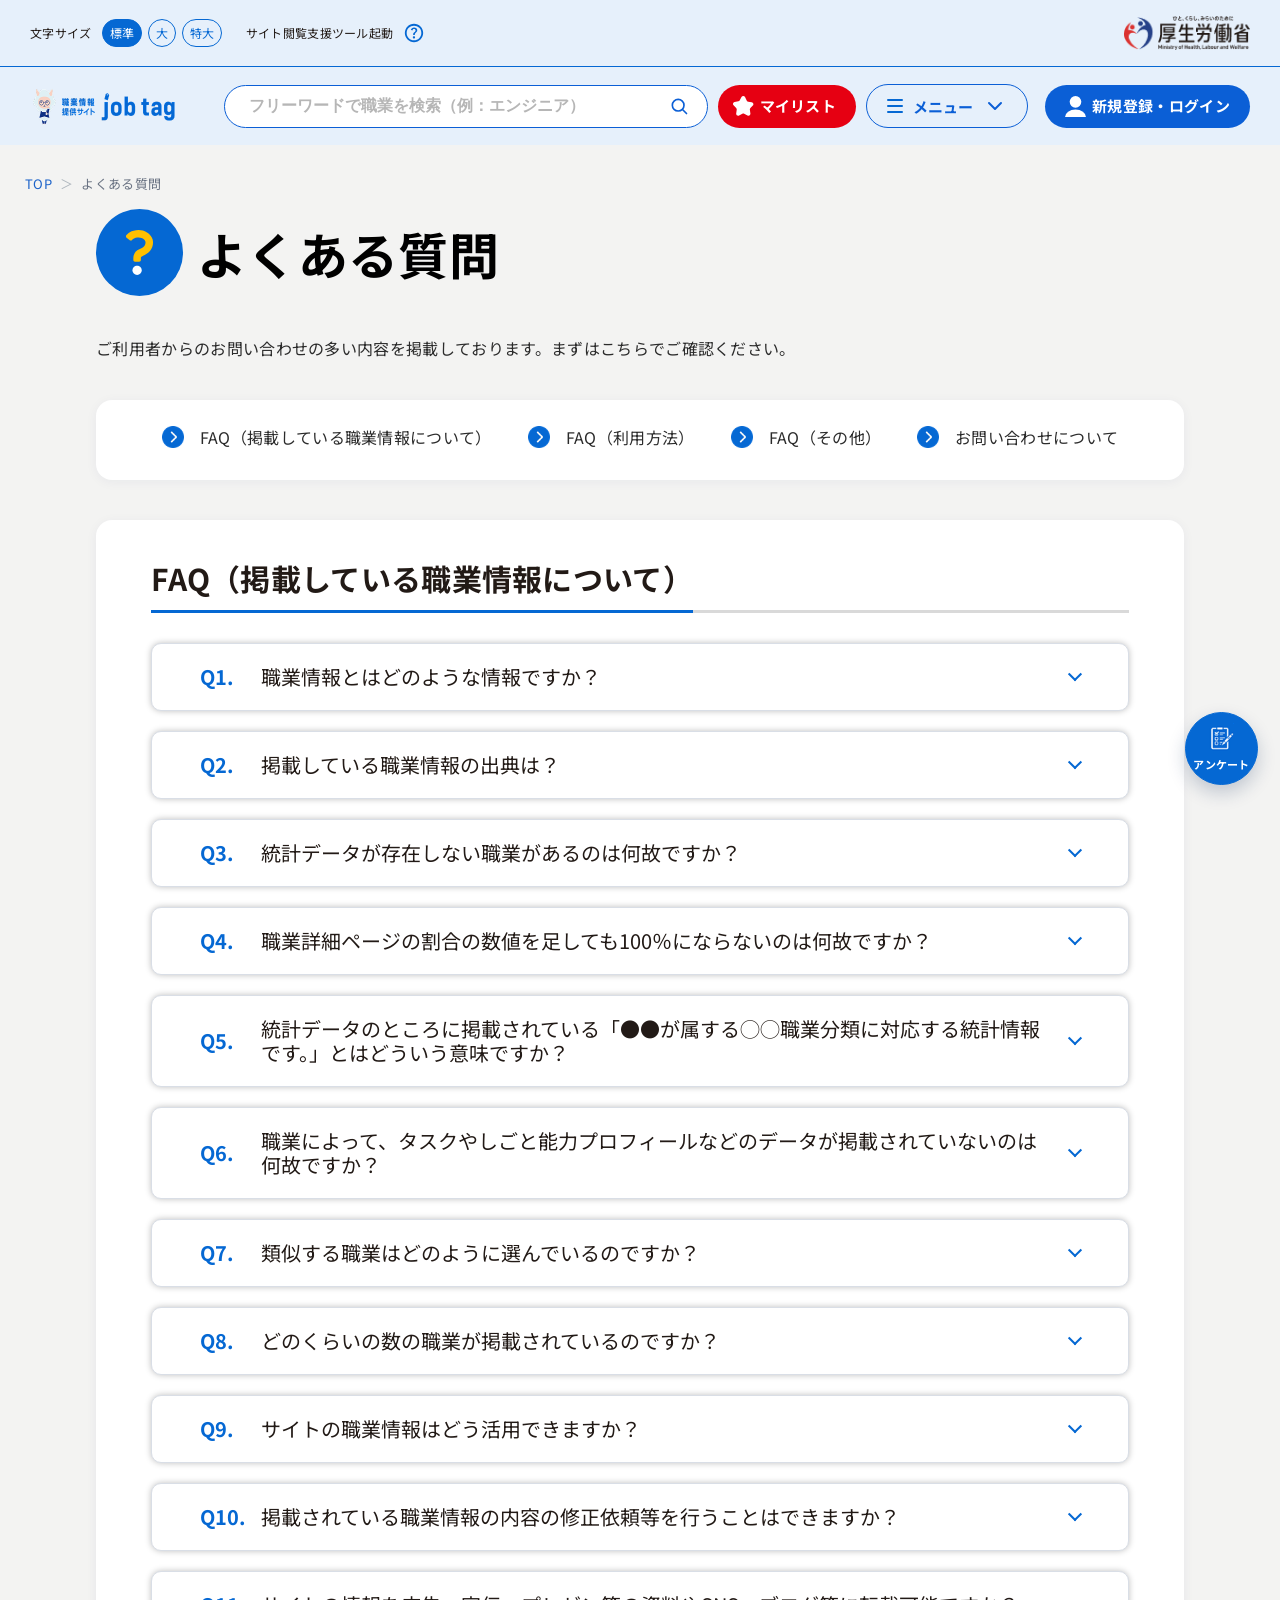
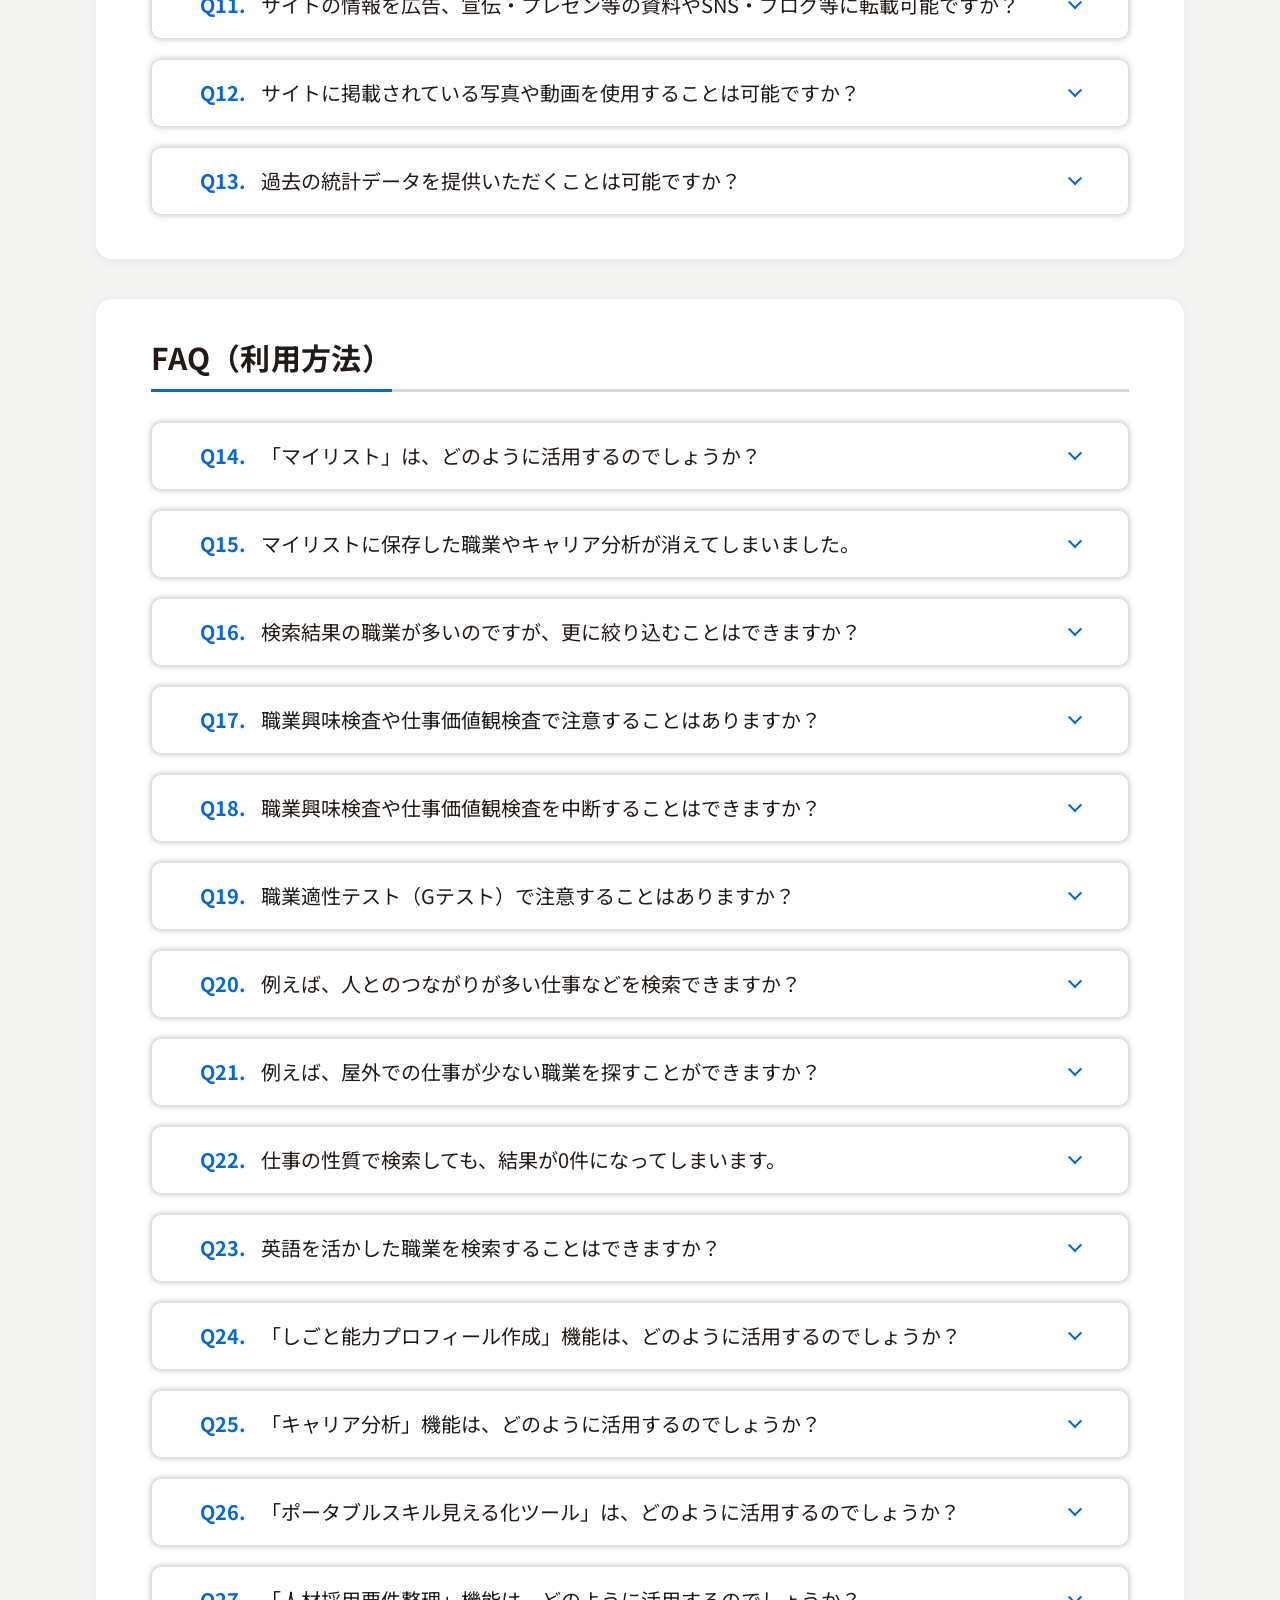
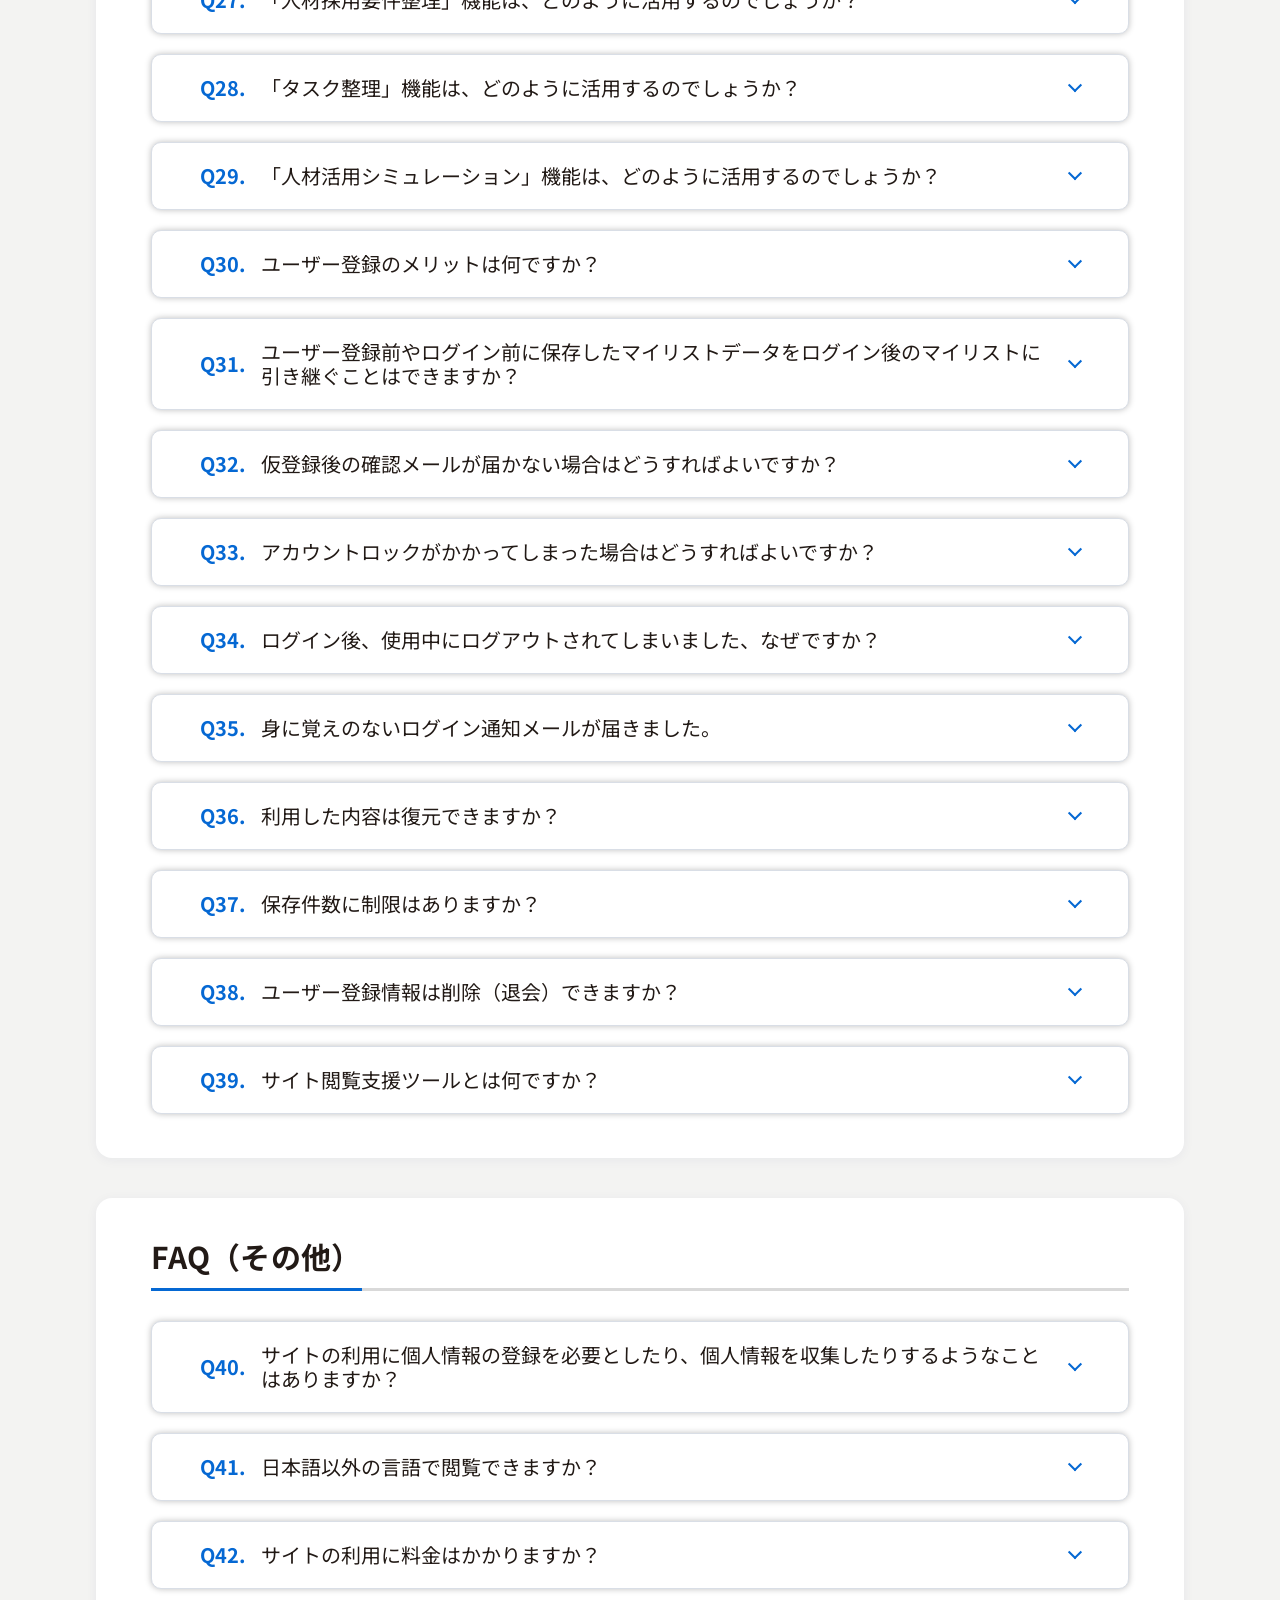
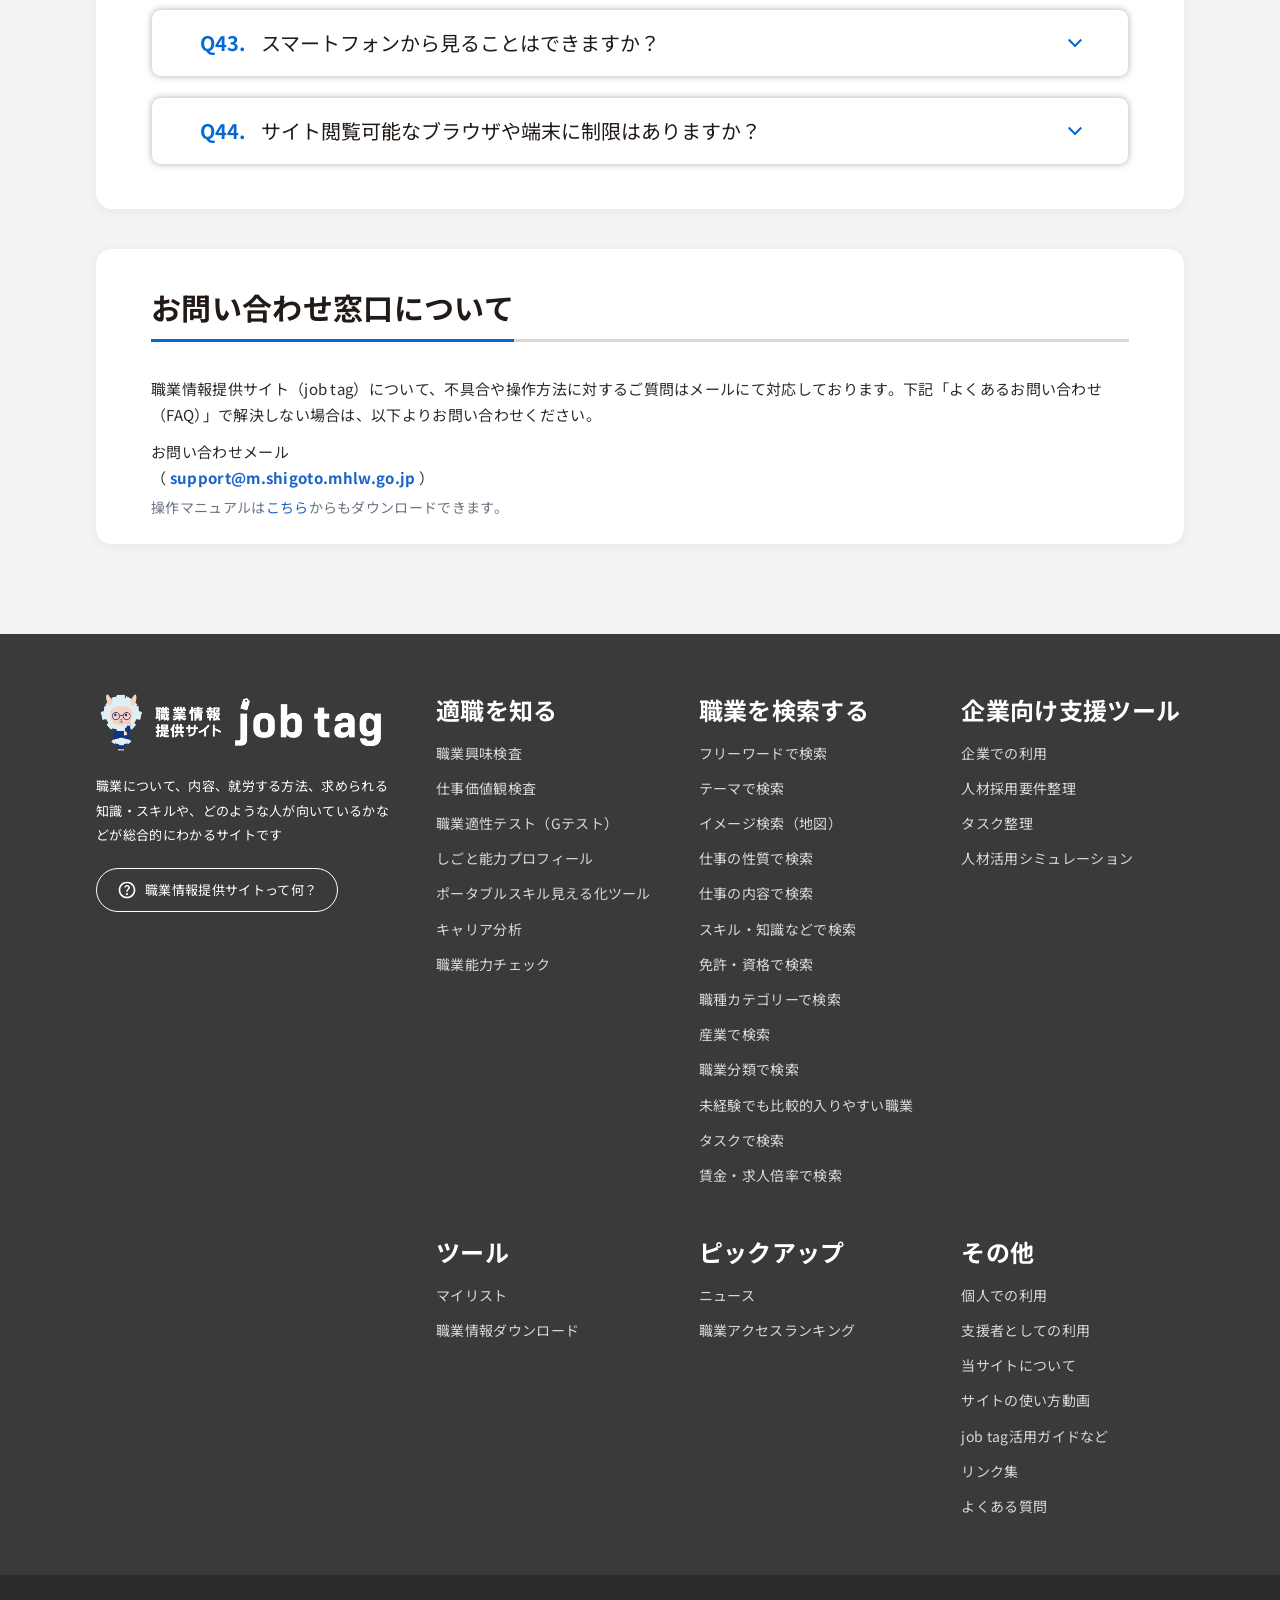
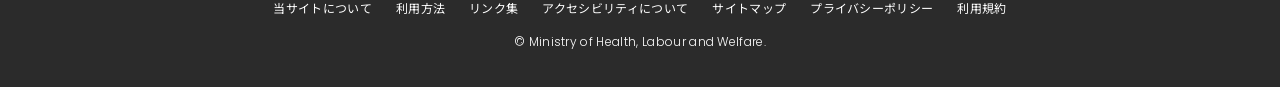
<file: faq.html>
<!DOCTYPE html>
<html lang="ja">
<head>
  <meta charset="UTF-8">
  <meta name="viewport" content="width=device-width, initial-scale=1.0">
  <title>よくある質問 | job tag（職業情報提供サイト）リニューアルデザイン</title>
  <meta name="description" content="job tag（職業情報提供サイト）のよくある質問。掲載している職業情報について／利用方法／その他／お問い合わせ窓口について。">
  <link rel="preconnect" href="https://fonts.googleapis.com">
  <link rel="preconnect" href="https://fonts.gstatic.com" crossorigin>
  <link href="https://fonts.googleapis.com/css2?family=Noto+Sans+JP:wght@300;400;500;600;700&family=Poppins:wght@300;400;700&display=swap" rel="stylesheet">
  <!-- 共通トークン・ヘッダー・フッター・フローターは style.css を、ページ固有は faq.css を使用 -->
  <link rel="stylesheet" href="css/style.css?v=20260730">
  <link rel="stylesheet" href="css/faq.css?v=20260730">
</head>
<body>

  <!-- アイコンスプライト -->
  <svg width="0" height="0" style="position:absolute" aria-hidden="true" focusable="false">
    <defs>
      <symbol id="i-search" viewBox="0 0 24 24"><g fill="none" stroke="currentColor" stroke-width="2" stroke-linecap="round"><circle cx="11" cy="11" r="7"/><line x1="16.5" y1="16.5" x2="21" y2="21"/></g></symbol>
      <symbol id="i-user" viewBox="0 0 18 18.06"><circle cx="9" cy="5" r="5" fill="currentColor"/><path fill="currentColor" d="M0 18.06 A9 6.53 0 0 1 18 18.06 Z"/></symbol>
      <symbol id="i-chev-right" viewBox="0 0 6.5 11"><path d="M1 10L5.5 5.5L1 1" fill="none" stroke="currentColor" stroke-width="2" stroke-linecap="round" stroke-linejoin="round"/></symbol>
      <symbol id="i-chev-down" viewBox="0 0 24 24"><polyline points="6 9 12 15 18 9" fill="none" stroke="currentColor" stroke-width="2" stroke-linecap="round" stroke-linejoin="round"/></symbol>
      <symbol id="i-chev-up" viewBox="0 0 24 24"><polyline points="6 15 12 9 18 15" fill="none" stroke="currentColor" stroke-width="2" stroke-linecap="round" stroke-linejoin="round"/></symbol>
    </defs>
  </svg>


  <!-- ========================================================================
       固定ヘッダー（トップページと共通）
       ======================================================================== -->
  <div class="site-header">

  <!-- 04. ユーティリティバー -->
  <div class="utilbar">
    <div class="container utilbar__inner">
      <div class="utilbar__group">
        <span class="utilbar__label">文字サイズ</span>
        <div class="fontsize" role="group" aria-label="文字サイズ切替">
          <button type="button" class="is-active">標準</button>
          <button type="button">大</button>
          <button type="button">特大</button>
        </div>
      </div>
      <div class="utilbar__group">
        <span class="utilbar__label">サイト閲覧支援ツール起動</span>
        <img class="utilbar__help" src="img/FAQ/help_icon.svg" alt="ヘルプ" width="22" height="22">
      </div>
      <div class="utilbar__spacer"></div>
      <div class="utilbar__mhlw">
        <img src="img/FAQ/mhlw_logo.png" alt="厚生労働省">
      </div>
    </div>
  </div>

  <!-- 05. ヘッダー -->
  <header class="header">
    <div class="container header__inner">
      <a class="header__logo" href="https://shigoto.mhlw.go.jp/User" aria-label="job tag トップへ">
        <img src="img/FAQ/logo_lockup.png" alt="職業情報提供サイト job tag">
      </a>

      <img class="header__mhlw" src="img/FAQ/mhlw_logo.png" alt="厚生労働省">

      <div class="header__search-drop">
        <form class="searchbox" role="search" action="https://shigoto.mhlw.go.jp/User/Search/Freeword" method="get">
          <input type="text" name="keyword" placeholder="フリーワードで職業を検索（例：エンジニア）" aria-label="職業をフリーワードで検索">
          <button type="submit" class="searchbox__submit" aria-label="検索"><svg class="ico"><use href="#i-search"/></svg></button>
          <button type="button" class="searchbox__clear" aria-label="入力をクリア"><svg viewBox="0 0 24 24" width="14" height="14" aria-hidden="true"><line x1="6" y1="6" x2="18" y2="18" stroke="#fff" stroke-width="2.5" stroke-linecap="round"/><line x1="18" y1="6" x2="6" y2="18" stroke="#fff" stroke-width="2.5" stroke-linecap="round"/></svg></button>
        </form>
        <button type="button" class="header__search-close" aria-label="検索を閉じる"><svg class="ico"><use href="#i-chev-up"/></svg></button>
      </div>

      <a class="mylist" href="https://shigoto.mhlw.go.jp/Account/Update/Information" aria-label="マイリスト">
        <img src="img/FAQ/star.svg" alt="">
        <span>マイリスト</span>
      </a>

      <button type="button" class="header__search-toggle" id="searchToggle" aria-label="検索" aria-expanded="false">
        <svg class="ico" width="18" height="18" viewBox="0 0 24 24" fill="none" stroke="currentColor" stroke-width="2.7" stroke-linecap="round" aria-hidden="true"><circle cx="11" cy="11" r="7"/><line x1="16.5" y1="16.5" x2="21" y2="21"/></svg>
      </button>

      <button type="button" class="menu-toggle" id="menuToggle" aria-expanded="false" aria-controls="gnav">
        <span class="menu-toggle__bars" aria-hidden="true"><i></i><i></i><i></i></span>
        <span class="menu-toggle__label">メニュー</span>
        <svg class="ico arrow" aria-hidden="true"><use href="#i-chev-down"/></svg>
      </button>

      <a class="btn-login" href="https://shigoto.mhlw.go.jp/Auth/Login">
        <svg class="ico" aria-hidden="true"><use href="#i-user"/></svg> 新規登録・ログイン
      </a>
    </div>
  </header>

  <!-- 06. グローバルナビ -->
  <nav class="gnav" id="gnav" aria-label="グローバルナビゲーション">
    <div class="container">
      <ul class="gnav__list">
        <li><a href="https://shigoto.mhlw.go.jp/User/about">当サイトについて</a></li>
        <li><a href="https://shigoto.mhlw.go.jp/User/TutorialVideos">使い方動画</a></li>

        <li class="gnav__item has-sub">
          <a role="button" tabindex="0" aria-haspopup="true" aria-expanded="false">自己診断ツール</a>
          <ul class="gnav__sub">
            <li><a href="https://shigoto.mhlw.go.jp/User/Search/Top">職業興味検査 <svg class="ico" aria-hidden="true"><use href="#i-chev-right"/></svg></a></li>
            <li><a href="https://shigoto.mhlw.go.jp/User/Search/Top">仕事価値観検査 <svg class="ico" aria-hidden="true"><use href="#i-chev-right"/></svg></a></li>
            <li><a href="https://shigoto.mhlw.go.jp/User/GTest/Introduction/Part1">職業適性テスト（Gテスト） <svg class="ico" aria-hidden="true"><use href="#i-chev-right"/></svg></a></li>
            <li><a href="https://shigoto.mhlw.go.jp/User/MyProfile/Step1">しごと能力プロフィール <svg class="ico" aria-hidden="true"><use href="#i-chev-right"/></svg></a></li>
            <li><a href="https://shigoto.mhlw.go.jp/User/VocationalAbilityDiagnosticTool/Step1">ポータブルスキル見える化ツール <svg class="ico" aria-hidden="true"><use href="#i-chev-right"/></svg></a></li>
            <li><a href="https://shigoto.mhlw.go.jp/User/Career/Step1">キャリア分析 <svg class="ico" aria-hidden="true"><use href="#i-chev-right"/></svg></a></li>
            <li><a href="https://shigoto.mhlw.go.jp/User/AbilityCheck">職業能力チェック <svg class="ico" aria-hidden="true"><use href="#i-chev-right"/></svg></a></li>
          </ul>
        </li>

        <li class="gnav__item has-sub">
          <a role="button" tabindex="0" aria-haspopup="true" aria-expanded="false">職業検索</a>
          <ul class="gnav__sub">
            <li><a href="https://shigoto.mhlw.go.jp/User/Search/Freeword">フリーワードで検索 <svg class="ico" aria-hidden="true"><use href="#i-chev-right"/></svg></a></li>
            <li><a href="https://shigoto.mhlw.go.jp/User/Search/Theme">テーマで検索 <svg class="ico" aria-hidden="true"><use href="#i-chev-right"/></svg></a></li>
            <li><a href="https://shigoto.mhlw.go.jp/User/Search/Scene">イメージ検索（地図） <svg class="ico" aria-hidden="true"><use href="#i-chev-right"/></svg></a></li>
            <li><a href="https://shigoto.mhlw.go.jp/User/Search/Nature">仕事の性質で検索 <svg class="ico" aria-hidden="true"><use href="#i-chev-right"/></svg></a></li>
            <li><a href="https://shigoto.mhlw.go.jp/User/Search/WorkActivity">仕事の内容で検索 <svg class="ico" aria-hidden="true"><use href="#i-chev-right"/></svg></a></li>
            <li><a href="https://shigoto.mhlw.go.jp/User/Search/Knowledge">スキル・知識などで検索 <svg class="ico" aria-hidden="true"><use href="#i-chev-right"/></svg></a></li>
            <li><a href="https://shigoto.mhlw.go.jp/User/Search/Top">免許・資格で検索 <svg class="ico" aria-hidden="true"><use href="#i-chev-right"/></svg></a></li>
            <li><a href="https://shigoto.mhlw.go.jp/User/Search/Top">職種カテゴリーで検索 <svg class="ico" aria-hidden="true"><use href="#i-chev-right"/></svg></a></li>
            <li><a href="https://shigoto.mhlw.go.jp/User/Search/Top">産業で検索 <svg class="ico" aria-hidden="true"><use href="#i-chev-right"/></svg></a></li>
            <li><a href="https://shigoto.mhlw.go.jp/User/Search/Top">職業分類で検索 <svg class="ico" aria-hidden="true"><use href="#i-chev-right"/></svg></a></li>
            <li><a href="https://shigoto.mhlw.go.jp/User/OccupationsEasy">未経験でも比較的入りやすい職業 <svg class="ico" aria-hidden="true"><use href="#i-chev-right"/></svg></a></li>
            <li><a href="https://shigoto.mhlw.go.jp/User/Search/TaskWord">タスクで検索 <svg class="ico" aria-hidden="true"><use href="#i-chev-right"/></svg></a></li>
            <li><a href="https://shigoto.mhlw.go.jp/User/Search/SearchBySalaryAndRatioJob">賃金・求人倍率で検索 <svg class="ico" aria-hidden="true"><use href="#i-chev-right"/></svg></a></li>
          </ul>
        </li>

        <li class="gnav__item has-sub">
          <a role="button" tabindex="0" aria-haspopup="true" aria-expanded="false">業種・職種を知る</a>
          <ul class="gnav__sub">
            <li><a href="https://shigoto.mhlw.go.jp/User/OfficeOccupations">事務 <svg class="ico" aria-hidden="true"><use href="#i-chev-right"/></svg></a></li>
            <li><a href="https://shigoto.mhlw.go.jp/User/SaleOccupations">営業 <svg class="ico" aria-hidden="true"><use href="#i-chev-right"/></svg></a></li>
            <li><a href="https://shigoto.mhlw.go.jp/User/ITOccupations">IT・通信 <svg class="ico" aria-hidden="true"><use href="#i-chev-right"/></svg></a></li>
            <li><a href="https://shigoto.mhlw.go.jp/User/FinancialOccupations">金融 <svg class="ico" aria-hidden="true"><use href="#i-chev-right"/></svg></a></li>
            <li><a href="https://shigoto.mhlw.go.jp/User/MedicalOccupations">医療・看護 <svg class="ico" aria-hidden="true"><use href="#i-chev-right"/></svg></a></li>
            <li><a href="https://shigoto.mhlw.go.jp/User/OccupationsLongTermCare">介護 <svg class="ico" aria-hidden="true"><use href="#i-chev-right"/></svg></a></li>
            <li><a href="https://shigoto.mhlw.go.jp/User/ConstructionOccupations">土木・建築 <svg class="ico" aria-hidden="true"><use href="#i-chev-right"/></svg></a></li>
            <li><a href="https://shigoto.mhlw.go.jp/User/OccupationsRarely">B to B（企業間取引） <svg class="ico" aria-hidden="true"><use href="#i-chev-right"/></svg></a></li>
            <li><a href="https://shigoto.mhlw.go.jp/User/BtoC">B to C（消費者取引） <svg class="ico" aria-hidden="true"><use href="#i-chev-right"/></svg></a></li>
          </ul>
        </li>

        <li class="gnav__sp"><a href="https://shigoto.mhlw.go.jp/User/Search/Top">色々な切り口から検索</a></li>
        <li><a href="https://shigoto.mhlw.go.jp/User/links">リンク集</a></li>
        <li><a href="https://shigoto.mhlw.go.jp/User/faq">よくあるお問い合わせ</a></li>
        <li class="gnav__sp gnav__mylist"><a href="https://shigoto.mhlw.go.jp/Account/Update/Information"><span class="gnav__star"><img src="img/FAQ/star.svg" alt=""></span>マイリスト</a></li>
        <li class="gnav__sp gnav__support"><a href="#"><span>サイト閲覧支援ツール起動</span> <img class="gnav__help" src="img/FAQ/help_icon.svg" alt="ヘルプ"></a></li>
      </ul>
      <div class="gnav__actions">
        <a class="gnav-btn gnav-btn--login" href="https://shigoto.mhlw.go.jp/Auth/Login">ログイン <svg class="ico chev" aria-hidden="true"><use href="#i-chev-right"/></svg></a>
        <a class="gnav-btn gnav-btn--register" href="https://shigoto.mhlw.go.jp/Auth/Register/Step1">新規登録 <svg class="ico chev" aria-hidden="true"><use href="#i-chev-right"/></svg></a>
      </div>
    </div>
  </nav>

  </div><!-- /.site-header -->


  <!-- ========================================================================
       本文（よくある質問）
       ======================================================================== -->
  <main class="faq-main">
    <div class="container">
      <nav class="faq-breadcrumb" aria-label="パンくず">
        <a href="index.html">TOP</a><span class="sep" aria-hidden="true">＞</span>よくある質問
      </nav>

      <h1 class="faq-title"><span class="faq-title__icon" aria-hidden="true"><img src="img/FAQ/QA.svg" alt=""></span>よくある質問</h1>
      <p class="faq-lead">ご利用者からのお問い合わせの多い内容を掲載しております。まずはこちらでご確認ください。</p>

      <!-- FAQ本体（クイックナビ・セクション・アコーディオンを faq.js が描画） -->
      <div id="faqRoot"></div>
    </div>
  </main>


  <!-- ========================================================================
       フッター（トップページと同一）
       ======================================================================== -->
  <footer class="footer">
    <div class="container">
      <div class="footer__top">
        <div class="footer__brand">
          <div class="footer__brand-logo">
            <img src="img/FAQ/footer_logo.png" alt="職業情報提供サイト job tag">
          </div>
          <p class="footer__brand-text">職業について、内容、就労する方法、求められる知識・スキルや、どのような人が向いているかなどが総合的にわかるサイトです</p>
          <a class="footer__brand-btn" href="https://shigoto.mhlw.go.jp/User/about"><svg class="footer__brand-btn-icon" viewBox="0 0 24 24" width="20" height="20" aria-hidden="true"><path fill="#fff" d="M12.8375 17.6375C13.0792 17.3958 13.2 17.1 13.2 16.75C13.2 16.4 13.0792 16.1042 12.8375 15.8625C12.5958 15.6208 12.3 15.5 11.95 15.5C11.6 15.5 11.3042 15.6208 11.0625 15.8625C10.8208 16.1042 10.7 16.4 10.7 16.75C10.7 17.1 10.8208 17.3958 11.0625 17.6375C11.3042 17.8792 11.6 18 11.95 18C12.3 18 12.5958 17.8792 12.8375 17.6375ZM11.05 14.15H12.9C12.9 13.6 12.9625 13.1667 13.0875 12.85C13.2125 12.5333 13.5667 12.1 14.15 11.55C14.5833 11.1167 14.925 10.7042 15.175 10.3125C15.425 9.92083 15.55 9.45 15.55 8.9C15.55 7.96667 15.2083 7.25 14.525 6.75C13.8417 6.25 13.0333 6 12.1 6C11.15 6 10.3792 6.25 9.7875 6.75C9.19583 7.25 8.78333 7.85 8.55 8.55L10.2 9.2C10.2833 8.9 10.4708 8.575 10.7625 8.225C11.0542 7.875 11.5 7.7 12.1 7.7C12.6333 7.7 13.0333 7.84583 13.3 8.1375C13.5667 8.42917 13.7 8.75 13.7 9.1C13.7 9.43333 13.6 9.74583 13.4 10.0375C13.2 10.3292 12.95 10.6 12.65 10.85C11.9167 11.5 11.4667 11.9917 11.3 12.325C11.1333 12.6583 11.05 13.2667 11.05 14.15ZM12 22C10.6167 22 9.31667 21.7375 8.1 21.2125C6.88333 20.6875 5.825 19.975 4.925 19.075C4.025 18.175 3.3125 17.1167 2.7875 15.9C2.2625 14.6833 2 13.3833 2 12C2 10.6167 2.2625 9.31667 2.7875 8.1C3.3125 6.88333 4.025 5.825 4.925 4.925C5.825 4.025 6.88333 3.3125 8.1 2.7875C9.31667 2.2625 10.6167 2 12 2C13.3833 2 14.6833 2.2625 15.9 2.7875C17.1167 3.3125 18.175 4.025 19.075 4.925C19.975 5.825 20.6875 6.88333 21.2125 8.1C21.7375 9.31667 22 10.6167 22 12C22 13.3833 21.7375 14.6833 21.2125 15.9C20.6875 17.1167 19.975 18.175 19.075 19.075C18.175 19.975 17.1167 20.6875 15.9 21.2125C14.6833 21.7375 13.3833 22 12 22ZM12 20C14.2333 20 16.125 19.225 17.675 17.675C19.225 16.125 20 14.2333 20 12C20 9.76667 19.225 7.875 17.675 6.325C16.125 4.775 14.2333 4 12 4C9.76667 4 7.875 4.775 6.325 6.325C4.775 7.875 4 9.76667 4 12C4 14.2333 4.775 16.125 6.325 17.675C7.875 19.225 9.76667 20 12 20Z"/></svg> 職業情報提供サイトって何？</a>
        </div>

        <div class="footer__col">
          <h4>適職を知る</h4>
          <ul>
            <li><a href="https://shigoto.mhlw.go.jp/User/Search/Top">職業興味検査</a></li>
            <li><a href="https://shigoto.mhlw.go.jp/User/Search/Top">仕事価値観検査</a></li>
            <li><a href="https://shigoto.mhlw.go.jp/User/GTest/Introduction/Part1">職業適性テスト（Gテスト）</a></li>
            <li><a href="https://shigoto.mhlw.go.jp/User/MyProfile/Step1">しごと能力プロフィール</a></li>
            <li><a href="https://shigoto.mhlw.go.jp/User/VocationalAbilityDiagnosticTool/Step1">ポータブルスキル見える化ツール</a></li>
            <li><a href="https://shigoto.mhlw.go.jp/User/Career/Step1">キャリア分析</a></li>
            <li><a href="https://shigoto.mhlw.go.jp/User/AbilityCheck">職業能力チェック</a></li>
          </ul>
        </div>

        <div class="footer__col">
          <h4>職業を検索する</h4>
          <ul>
            <li><a href="https://shigoto.mhlw.go.jp/User/Search/Freeword">フリーワードで検索</a></li>
            <li><a href="https://shigoto.mhlw.go.jp/User/Search/Theme">テーマで検索</a></li>
            <li><a href="https://shigoto.mhlw.go.jp/User/Search/Scene">イメージ検索（地図）</a></li>
            <li><a href="https://shigoto.mhlw.go.jp/User/Search/Nature">仕事の性質で検索</a></li>
            <li><a href="https://shigoto.mhlw.go.jp/User/Search/WorkActivity">仕事の内容で検索</a></li>
            <li><a href="https://shigoto.mhlw.go.jp/User/Search/Knowledge">スキル・知識などで検索</a></li>
            <li><a href="https://shigoto.mhlw.go.jp/User/Search/Top">免許・資格で検索</a></li>
            <li><a href="https://shigoto.mhlw.go.jp/User/Search/Top">職種カテゴリーで検索</a></li>
            <li><a href="https://shigoto.mhlw.go.jp/User/Search/Top">産業で検索</a></li>
            <li><a href="https://shigoto.mhlw.go.jp/User/Search/Top">職業分類で検索</a></li>
            <li><a href="https://shigoto.mhlw.go.jp/User/OccupationsEasy">未経験でも比較的入りやすい職業</a></li>
            <li><a href="https://shigoto.mhlw.go.jp/User/Search/TaskWord">タスクで検索</a></li>
            <li><a href="https://shigoto.mhlw.go.jp/User/Search/SearchBySalaryAndRatioJob">賃金・求人倍率で検索</a></li>
          </ul>
        </div>

        <div class="footer__col">
          <h4>企業向け支援ツール</h4>
          <ul>
            <li><a href="https://shigoto.mhlw.go.jp/User/about">企業での利用</a></li>
            <li><a href="https://shigoto.mhlw.go.jp/User/Adopition/Step1">人材採用要件整理</a></li>
            <li><a href="https://shigoto.mhlw.go.jp/User/TaskOrganization/Step1">タスク整理</a></li>
            <li><a href="https://shigoto.mhlw.go.jp/User/Simulation/Step1">人材活用シミュレーション</a></li>
          </ul>
        </div>
      </div>

      <div class="footer__row2">
        <div></div>
        <div class="footer__col">
          <h4>ツール</h4>
          <ul>
            <li><a href="https://shigoto.mhlw.go.jp/Account/Update/Information">マイリスト</a></li>
            <li><a href="https://shigoto.mhlw.go.jp/User/download">職業情報ダウンロード</a></li>
          </ul>
        </div>
        <div class="footer__col">
          <h4>ピックアップ</h4>
          <ul>
            <li><a href="https://shigoto.mhlw.go.jp/User/info/list">ニュース</a></li>
            <li><a href="ranking.html">職業アクセスランキング</a></li>
          </ul>
        </div>
        <div class="footer__col">
          <h4>その他</h4>
          <ul>
            <li><a href="https://shigoto.mhlw.go.jp/User/about">個人での利用</a></li>
            <li><a href="https://shigoto.mhlw.go.jp/User/about">支援者としての利用</a></li>
            <li><a href="https://shigoto.mhlw.go.jp/User/about">当サイトについて</a></li>
            <li><a href="https://shigoto.mhlw.go.jp/User/TutorialVideos">サイトの使い方動画</a></li>
            <li><a href="https://shigoto.mhlw.go.jp/User">job tag活用ガイドなど</a></li>
            <li><a href="https://shigoto.mhlw.go.jp/User/links">リンク集</a></li>
            <li><a href="faq.html">よくある質問</a></li>
          </ul>
        </div>
      </div>
    </div>

    <div class="footer__bottom">
      <div class="container">
        <div class="footer__bottom-inner">
          <a href="https://shigoto.mhlw.go.jp/User/about">当サイトについて</a>
          <a href="https://shigoto.mhlw.go.jp/User/howto">利用方法</a>
          <a href="https://shigoto.mhlw.go.jp/User/links">リンク集</a>
          <a href="https://shigoto.mhlw.go.jp/User/accessibility">アクセシビリティについて</a>
          <a href="https://shigoto.mhlw.go.jp/User/sitemap">サイトマップ</a>
          <a href="https://shigoto.mhlw.go.jp/User/privacy">プライバシーポリシー</a>
          <a href="https://shigoto.mhlw.go.jp/User/tos">利用規約</a>
        </div>
        <p class="footer__copyright">© Ministry of Health, Labour and Welfare.</p>
      </div>
    </div>
  </footer>


  <!-- 追従UI（アンケート / PAGE TOP） -->
  <div class="floaters">
    <a class="floater -survey" href="#"><img class="floater__ico" src="img/FAQ/questionnaire.png" alt="">アンケート</a>
    <button class="floater" id="pageTop" type="button" aria-label="ページ上部へ戻る">
      <svg class="ico" aria-hidden="true"><use href="#i-chev-up"/></svg>PAGE<br>TOP
    </button>
  </div>

  <script src="js/utils.js?v=20260730"></script>
  <script src="js/main.js?v=20260730"></script>
  <script src="js/faq.js?v=20260730"></script>
</body>
</html>
</file>
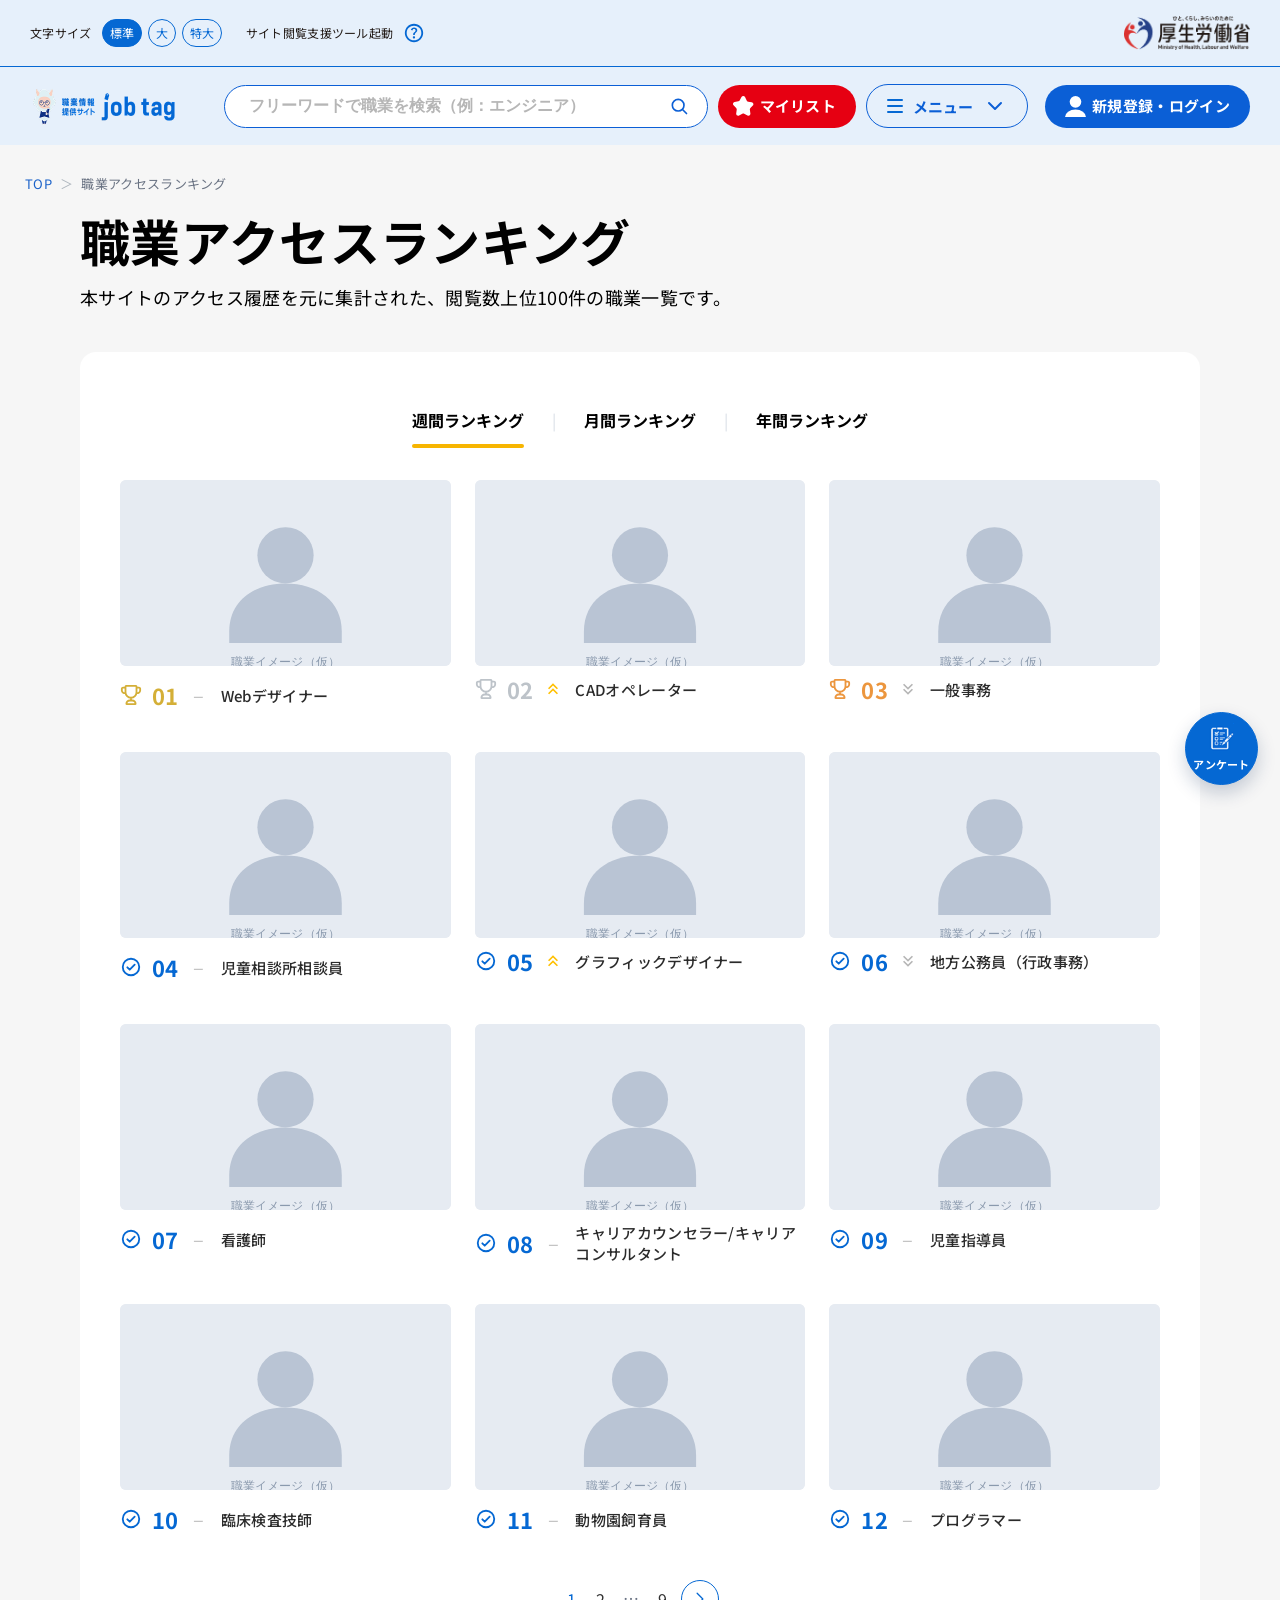
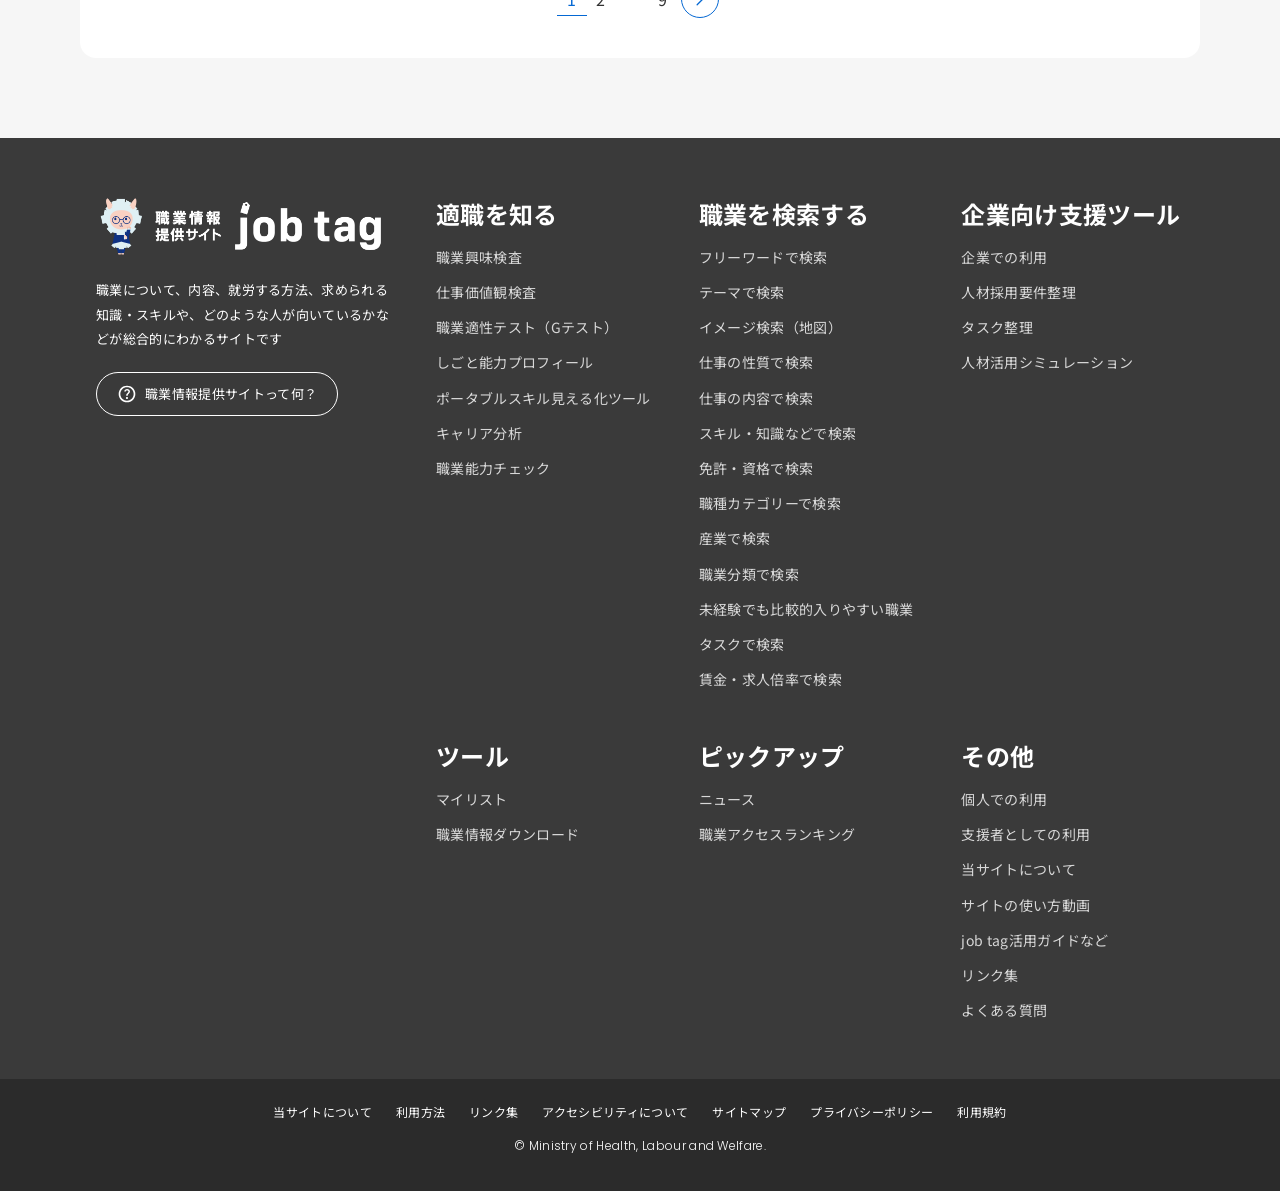
<file: ranking.html>
<!DOCTYPE html>
<html lang="ja">
<head>
  <meta charset="UTF-8">
  <meta name="viewport" content="width=device-width, initial-scale=1.0">
  <title>職業アクセスランキング | job tag（職業情報提供サイト）リニューアルデザイン</title>
  <meta name="description" content="本サイトのアクセス履歴を元に集計された、閲覧数上位100件の職業一覧です。">
  <link rel="preconnect" href="https://fonts.googleapis.com">
  <link rel="preconnect" href="https://fonts.gstatic.com" crossorigin>
  <link href="https://fonts.googleapis.com/css2?family=Noto+Sans+JP:wght@300;400;500;600;700&family=Poppins:wght@300;400;700&display=swap" rel="stylesheet">
  <!-- 共通トークン・フッター・フローターは style.css を、ページ固有は ranking.css を使用 -->
  <link rel="stylesheet" href="css/style.css?v=20260730">
  <link rel="stylesheet" href="css/ranking.css?v=20260889">
</head>
<body>

  <!-- ========================================================================
       アイコンスプライト（stroke/fill=currentColor で色継承）
       ======================================================================== -->
  <svg width="0" height="0" style="position:absolute" aria-hidden="true" focusable="false">
    <defs>
      <symbol id="i-search" viewBox="0 0 24 24"><g fill="none" stroke="currentColor" stroke-width="2" stroke-linecap="round"><circle cx="11" cy="11" r="7"/><line x1="16.5" y1="16.5" x2="21" y2="21"/></g></symbol>
      <symbol id="i-user" viewBox="0 0 18 18.06"><circle cx="9" cy="5" r="5" fill="currentColor"/><path fill="currentColor" d="M0 18.06 A9 6.53 0 0 1 18 18.06 Z"/></symbol>
      <symbol id="i-chev-right" viewBox="0 0 6.5 11"><path d="M1 10L5.5 5.5L1 1" fill="none" stroke="currentColor" stroke-width="1" stroke-linecap="round" stroke-linejoin="round"/></symbol>
      <symbol id="i-chev-left" viewBox="0 0 6.5 11"><path d="M5.5 1L1 5.5L5.5 10" fill="none" stroke="currentColor" stroke-width="1" stroke-linecap="round" stroke-linejoin="round"/></symbol>
      <symbol id="i-chev-up" viewBox="0 0 24 24"><polyline points="6 15 12 9 18 15" fill="none" stroke="currentColor" stroke-width="2" stroke-linecap="round" stroke-linejoin="round"/></symbol>
      <symbol id="i-chev-down" viewBox="0 0 24 24"><polyline points="6 9 12 15 18 9" fill="none" stroke="currentColor" stroke-width="2" stroke-linecap="round" stroke-linejoin="round"/></symbol>
      <!-- トロフィー（1〜3位。色は rk-c--N を継承） -->
      <symbol id="i-trophy" viewBox="0 0 24 24"><path d="M12 15C8.68629 15 6 12.3137 6 9V3.44444C6 3.0306 6 2.82367 6.06031 2.65798C6.16141 2.38021 6.38021 2.16141 6.65798 2.06031C6.82367 2 7.0306 2 7.44444 2H16.5556C16.9694 2 17.1763 2 17.342 2.06031C17.6198 2.16141 17.8386 2.38021 17.9397 2.65798C18 2.82367 18 3.0306 18 3.44444V9C18 12.3137 15.3137 15 12 15ZM12 15V18M18 4H20.5C20.9659 4 21.1989 4 21.3827 4.07612C21.6277 4.17761 21.8224 4.37229 21.9239 4.61732C22 4.80109 22 5.03406 22 5.5V6C22 6.92997 22 7.39496 21.8978 7.77646C21.6204 8.81173 20.8117 9.62038 19.7765 9.89778C19.395 10 18.93 10 18 10M6 4H3.5C3.03406 4 2.80109 4 2.61732 4.07612C2.37229 4.17761 2.17761 4.37229 2.07612 4.61732C2 4.80109 2 5.03406 2 5.5V6C2 6.92997 2 7.39496 2.10222 7.77646C2.37962 8.81173 3.18827 9.62038 4.22354 9.89778C4.60504 10 5.07003 10 6 10M7.44444 22H16.5556C16.801 22 17 21.801 17 21.5556C17 19.5919 15.4081 18 13.4444 18H10.5556C8.59188 18 7 19.5919 7 21.5556C7 21.801 7.19898 22 7.44444 22Z" fill="none" stroke="currentColor" stroke-width="2" stroke-linecap="round" stroke-linejoin="round"/></symbol>
      <!-- 二重矢印（順位変動。下降はCSSで180°回転） -->
      <symbol id="i-arrow-move" viewBox="0 0 24 24"><path d="M7.4 5.6L6 7L12 13L18 7L16.6 5.6L12 10.175L7.4 5.6ZM7.4 11.6L6 13L12 19L18 13L16.6 11.6L12 16.175L7.4 11.6Z" fill="currentColor"/></symbol>
      <!-- チェック丸（4位以降） -->
      <symbol id="i-check" viewBox="0 0 24 24"><g fill="none" stroke="currentColor" stroke-width="2" stroke-linecap="round" stroke-linejoin="round"><circle cx="12" cy="12" r="9"/><path d="M8 12.3l2.6 2.6L16 9.4"/></g></symbol>
    </defs>
  </svg>


  <!-- ========================================================================
       固定ヘッダー（トップページと共通）：ユーティリティバー〜グローバルナビ
       ======================================================================== -->
  <div class="site-header">

  <!-- 04. ユーティリティバー -->
  <div class="utilbar">
    <div class="container utilbar__inner">
      <div class="utilbar__group">
        <span class="utilbar__label">文字サイズ</span>
        <div class="fontsize" role="group" aria-label="文字サイズ切替">
          <button type="button" class="is-active">標準</button>
          <button type="button">大</button>
          <button type="button">特大</button>
        </div>
      </div>
      <div class="utilbar__group">
        <span class="utilbar__label">サイト閲覧支援ツール起動</span>
        <img class="utilbar__help" src="img/ranking/help_icon.svg" alt="ヘルプ" width="22" height="22">
      </div>
      <div class="utilbar__spacer"></div>
      <div class="utilbar__mhlw">
        <img src="img/ranking/mhlw_logo.png" alt="厚生労働省">
      </div>
    </div>
  </div>

  <!-- 05. ヘッダー -->
  <header class="header">
    <div class="container header__inner">
      <a class="header__logo" href="https://shigoto.mhlw.go.jp/User" aria-label="job tag トップへ">
        <img src="img/ranking/logo_lockup.png" alt="職業情報提供サイト job tag">
      </a>

      <img class="header__mhlw" src="img/ranking/mhlw_logo.png" alt="厚生労働省">

      <div class="header__search-drop">
        <form class="searchbox" role="search" action="https://shigoto.mhlw.go.jp/User/Search/Freeword" method="get">
          <input type="text" name="keyword" placeholder="フリーワードで職業を検索（例：エンジニア）" aria-label="職業をフリーワードで検索">
          <button type="submit" class="searchbox__submit" aria-label="検索"><svg class="ico"><use href="#i-search"/></svg></button>
          <button type="button" class="searchbox__clear" aria-label="入力をクリア"><svg viewBox="0 0 24 24" width="14" height="14" aria-hidden="true"><line x1="6" y1="6" x2="18" y2="18" stroke="#fff" stroke-width="2.5" stroke-linecap="round"/><line x1="18" y1="6" x2="6" y2="18" stroke="#fff" stroke-width="2.5" stroke-linecap="round"/></svg></button>
        </form>
        <button type="button" class="header__search-close" aria-label="検索を閉じる"><svg class="ico"><use href="#i-chev-up"/></svg></button>
      </div>

      <a class="mylist" href="https://shigoto.mhlw.go.jp/Account/Update/Information" aria-label="マイリスト">
        <img src="img/ranking/star.svg" alt="">
        <span>マイリスト</span>
      </a>

      <button type="button" class="header__search-toggle" id="searchToggle" aria-label="検索" aria-expanded="false">
        <svg class="ico" width="18" height="18" viewBox="0 0 24 24" fill="none" stroke="currentColor" stroke-width="2.7" stroke-linecap="round" aria-hidden="true"><circle cx="11" cy="11" r="7"/><line x1="16.5" y1="16.5" x2="21" y2="21"/></svg>
      </button>

      <button type="button" class="menu-toggle" id="menuToggle" aria-expanded="false" aria-controls="gnav">
        <span class="menu-toggle__bars" aria-hidden="true"><i></i><i></i><i></i></span>
        <span class="menu-toggle__label">メニュー</span>
        <svg class="ico arrow" aria-hidden="true"><use href="#i-chev-down"/></svg>
      </button>

      <a class="btn-login" href="https://shigoto.mhlw.go.jp/Auth/Login">
        <svg class="ico" aria-hidden="true"><use href="#i-user"/></svg> 新規登録・ログイン
      </a>
    </div>
  </header>

  <!-- 06. グローバルナビ -->
  <nav class="gnav" id="gnav" aria-label="グローバルナビゲーション">
    <div class="container">
      <ul class="gnav__list">
        <li><a href="https://shigoto.mhlw.go.jp/User/about">当サイトについて</a></li>
        <li><a href="https://shigoto.mhlw.go.jp/User/TutorialVideos">使い方動画</a></li>

        <li class="gnav__item has-sub">
          <a role="button" tabindex="0" aria-haspopup="true" aria-expanded="false">自己診断ツール</a>
          <ul class="gnav__sub">
            <li><a href="https://shigoto.mhlw.go.jp/User/Search/Top">職業興味検査 <svg class="ico" aria-hidden="true"><use href="#i-chev-right"/></svg></a></li>
            <li><a href="https://shigoto.mhlw.go.jp/User/Search/Top">仕事価値観検査 <svg class="ico" aria-hidden="true"><use href="#i-chev-right"/></svg></a></li>
            <li><a href="https://shigoto.mhlw.go.jp/User/GTest/Introduction/Part1">職業適性テスト（Gテスト） <svg class="ico" aria-hidden="true"><use href="#i-chev-right"/></svg></a></li>
            <li><a href="https://shigoto.mhlw.go.jp/User/MyProfile/Step1">しごと能力プロフィール <svg class="ico" aria-hidden="true"><use href="#i-chev-right"/></svg></a></li>
            <li><a href="https://shigoto.mhlw.go.jp/User/VocationalAbilityDiagnosticTool/Step1">ポータブルスキル見える化ツール <svg class="ico" aria-hidden="true"><use href="#i-chev-right"/></svg></a></li>
            <li><a href="https://shigoto.mhlw.go.jp/User/Career/Step1">キャリア分析 <svg class="ico" aria-hidden="true"><use href="#i-chev-right"/></svg></a></li>
            <li><a href="https://shigoto.mhlw.go.jp/User/AbilityCheck">職業能力チェック <svg class="ico" aria-hidden="true"><use href="#i-chev-right"/></svg></a></li>
          </ul>
        </li>

        <li class="gnav__item has-sub">
          <a role="button" tabindex="0" aria-haspopup="true" aria-expanded="false">職業検索</a>
          <ul class="gnav__sub">
            <li><a href="https://shigoto.mhlw.go.jp/User/Search/Freeword">フリーワードで検索 <svg class="ico" aria-hidden="true"><use href="#i-chev-right"/></svg></a></li>
            <li><a href="https://shigoto.mhlw.go.jp/User/Search/Theme">テーマで検索 <svg class="ico" aria-hidden="true"><use href="#i-chev-right"/></svg></a></li>
            <li><a href="https://shigoto.mhlw.go.jp/User/Search/Scene">イメージ検索（地図） <svg class="ico" aria-hidden="true"><use href="#i-chev-right"/></svg></a></li>
            <li><a href="https://shigoto.mhlw.go.jp/User/Search/Nature">仕事の性質で検索 <svg class="ico" aria-hidden="true"><use href="#i-chev-right"/></svg></a></li>
            <li><a href="https://shigoto.mhlw.go.jp/User/Search/WorkActivity">仕事の内容で検索 <svg class="ico" aria-hidden="true"><use href="#i-chev-right"/></svg></a></li>
            <li><a href="https://shigoto.mhlw.go.jp/User/Search/Knowledge">スキル・知識などで検索 <svg class="ico" aria-hidden="true"><use href="#i-chev-right"/></svg></a></li>
            <li><a href="https://shigoto.mhlw.go.jp/User/Search/Top">免許・資格で検索 <svg class="ico" aria-hidden="true"><use href="#i-chev-right"/></svg></a></li>
            <li><a href="https://shigoto.mhlw.go.jp/User/Search/Top">職種カテゴリーで検索 <svg class="ico" aria-hidden="true"><use href="#i-chev-right"/></svg></a></li>
            <li><a href="https://shigoto.mhlw.go.jp/User/Search/Top">産業で検索 <svg class="ico" aria-hidden="true"><use href="#i-chev-right"/></svg></a></li>
            <li><a href="https://shigoto.mhlw.go.jp/User/Search/Top">職業分類で検索 <svg class="ico" aria-hidden="true"><use href="#i-chev-right"/></svg></a></li>
            <li><a href="https://shigoto.mhlw.go.jp/User/OccupationsEasy">未経験でも比較的入りやすい職業 <svg class="ico" aria-hidden="true"><use href="#i-chev-right"/></svg></a></li>
            <li><a href="https://shigoto.mhlw.go.jp/User/Search/TaskWord">タスクで検索 <svg class="ico" aria-hidden="true"><use href="#i-chev-right"/></svg></a></li>
            <li><a href="https://shigoto.mhlw.go.jp/User/Search/SearchBySalaryAndRatioJob">賃金・求人倍率で検索 <svg class="ico" aria-hidden="true"><use href="#i-chev-right"/></svg></a></li>
          </ul>
        </li>

        <li class="gnav__item has-sub">
          <a role="button" tabindex="0" aria-haspopup="true" aria-expanded="false">業種・職種を知る</a>
          <ul class="gnav__sub">
            <li><a href="https://shigoto.mhlw.go.jp/User/OfficeOccupations">事務 <svg class="ico" aria-hidden="true"><use href="#i-chev-right"/></svg></a></li>
            <li><a href="https://shigoto.mhlw.go.jp/User/SaleOccupations">営業 <svg class="ico" aria-hidden="true"><use href="#i-chev-right"/></svg></a></li>
            <li><a href="https://shigoto.mhlw.go.jp/User/ITOccupations">IT・通信 <svg class="ico" aria-hidden="true"><use href="#i-chev-right"/></svg></a></li>
            <li><a href="https://shigoto.mhlw.go.jp/User/FinancialOccupations">金融 <svg class="ico" aria-hidden="true"><use href="#i-chev-right"/></svg></a></li>
            <li><a href="https://shigoto.mhlw.go.jp/User/MedicalOccupations">医療・看護 <svg class="ico" aria-hidden="true"><use href="#i-chev-right"/></svg></a></li>
            <li><a href="https://shigoto.mhlw.go.jp/User/OccupationsLongTermCare">介護 <svg class="ico" aria-hidden="true"><use href="#i-chev-right"/></svg></a></li>
            <li><a href="https://shigoto.mhlw.go.jp/User/ConstructionOccupations">土木・建築 <svg class="ico" aria-hidden="true"><use href="#i-chev-right"/></svg></a></li>
            <li><a href="https://shigoto.mhlw.go.jp/User/OccupationsRarely">B to B（企業間取引） <svg class="ico" aria-hidden="true"><use href="#i-chev-right"/></svg></a></li>
            <li><a href="https://shigoto.mhlw.go.jp/User/BtoC">B to C（消費者取引） <svg class="ico" aria-hidden="true"><use href="#i-chev-right"/></svg></a></li>
          </ul>
        </li>

        <li class="gnav__sp"><a href="https://shigoto.mhlw.go.jp/User/Search/Top">色々な切り口から検索</a></li>
        <li><a href="https://shigoto.mhlw.go.jp/User/links">リンク集</a></li>
        <li><a href="https://shigoto.mhlw.go.jp/User/faq">よくあるお問い合わせ</a></li>
        <li class="gnav__sp gnav__mylist"><a href="https://shigoto.mhlw.go.jp/Account/Update/Information"><span class="gnav__star"><img src="img/ranking/star.svg" alt=""></span>マイリスト</a></li>
        <li class="gnav__sp gnav__support"><a href="#"><span>サイト閲覧支援ツール起動</span> <img class="gnav__help" src="img/ranking/help_icon.svg" alt="ヘルプ"></a></li>
      </ul>
      <div class="gnav__actions">
        <a class="gnav-btn gnav-btn--login" href="https://shigoto.mhlw.go.jp/Auth/Login">ログイン <svg class="ico chev" aria-hidden="true"><use href="#i-chev-right"/></svg></a>
        <a class="gnav-btn gnav-btn--register" href="https://shigoto.mhlw.go.jp/Auth/Register/Step1">新規登録 <svg class="ico chev" aria-hidden="true"><use href="#i-chev-right"/></svg></a>
      </div>
    </div>
  </nav>

  </div><!-- /.site-header -->


  <!-- ========================================================================
       本文
       ======================================================================== -->
  <main>
    <div class="container">
      <!-- パンくず -->
      <nav class="rk-breadcrumb" aria-label="パンくず">
        <a href="index.html">TOP</a><span class="sep" aria-hidden="true">＞</span>職業アクセスランキング
      </nav>

      <section class="rk-section">
        <h1 class="rk-title">職業アクセスランキング</h1>
        <p class="rk-lead">本サイトのアクセス履歴を元に集計された、閲覧数上位100件の職業一覧です。</p>

        <div class="rk-panel">
          <!-- タブ -->
          <div class="rk-tabs" role="tablist" aria-label="ランキング期間切替">
            <button type="button" class="rk-tabs__btn is-active" role="tab" data-tab="weekly" aria-selected="true" aria-controls="rkList"><span class="pc-label">週間ランキング</span><span class="sp-label">週間</span></button>
            <span class="rk-tabs__sep" aria-hidden="true">|</span>
            <button type="button" class="rk-tabs__btn" role="tab" data-tab="monthly" aria-selected="false" aria-controls="rkList"><span class="pc-label">月間ランキング</span><span class="sp-label">月間</span></button>
            <span class="rk-tabs__sep" aria-hidden="true">|</span>
            <button type="button" class="rk-tabs__btn" role="tab" data-tab="yearly" aria-selected="false" aria-controls="rkList"><span class="pc-label">年間ランキング</span><span class="sp-label">年間</span></button>
          </div>

          <!-- カード（JSが data/ranking-full.json から fetch して描画） -->
          <ul class="rk-list" id="rkList" role="tabpanel" aria-live="polite">
            <li class="rk-loading">ランキングを読み込み中…</li>
          </ul>

          <!-- ページネーション（JSが描画） -->
          <nav class="rk-pager" id="rkPager" aria-label="ページ送り"></nav>
        </div>
      </section>
    </div>
  </main>


  <!-- ========================================================================
       フッター（トップページと同一）
       ======================================================================== -->
  <footer class="footer">
    <div class="container">
      <div class="footer__top">
        <div class="footer__brand">
          <div class="footer__brand-logo">
            <img src="img/ranking/footer_logo.png" alt="職業情報提供サイト job tag">
          </div>
          <p class="footer__brand-text">職業について、内容、就労する方法、求められる知識・スキルや、どのような人が向いているかなどが総合的にわかるサイトです</p>
          <a class="footer__brand-btn" href="https://shigoto.mhlw.go.jp/User/about"><svg class="footer__brand-btn-icon" viewBox="0 0 24 24" width="20" height="20" aria-hidden="true"><path fill="#fff" d="M12.8375 17.6375C13.0792 17.3958 13.2 17.1 13.2 16.75C13.2 16.4 13.0792 16.1042 12.8375 15.8625C12.5958 15.6208 12.3 15.5 11.95 15.5C11.6 15.5 11.3042 15.6208 11.0625 15.8625C10.8208 16.1042 10.7 16.4 10.7 16.75C10.7 17.1 10.8208 17.3958 11.0625 17.6375C11.3042 17.8792 11.6 18 11.95 18C12.3 18 12.5958 17.8792 12.8375 17.6375ZM11.05 14.15H12.9C12.9 13.6 12.9625 13.1667 13.0875 12.85C13.2125 12.5333 13.5667 12.1 14.15 11.55C14.5833 11.1167 14.925 10.7042 15.175 10.3125C15.425 9.92083 15.55 9.45 15.55 8.9C15.55 7.96667 15.2083 7.25 14.525 6.75C13.8417 6.25 13.0333 6 12.1 6C11.15 6 10.3792 6.25 9.7875 6.75C9.19583 7.25 8.78333 7.85 8.55 8.55L10.2 9.2C10.2833 8.9 10.4708 8.575 10.7625 8.225C11.0542 7.875 11.5 7.7 12.1 7.7C12.6333 7.7 13.0333 7.84583 13.3 8.1375C13.5667 8.42917 13.7 8.75 13.7 9.1C13.7 9.43333 13.6 9.74583 13.4 10.0375C13.2 10.3292 12.95 10.6 12.65 10.85C11.9167 11.5 11.4667 11.9917 11.3 12.325C11.1333 12.6583 11.05 13.2667 11.05 14.15ZM12 22C10.6167 22 9.31667 21.7375 8.1 21.2125C6.88333 20.6875 5.825 19.975 4.925 19.075C4.025 18.175 3.3125 17.1167 2.7875 15.9C2.2625 14.6833 2 13.3833 2 12C2 10.6167 2.2625 9.31667 2.7875 8.1C3.3125 6.88333 4.025 5.825 4.925 4.925C5.825 4.025 6.88333 3.3125 8.1 2.7875C9.31667 2.2625 10.6167 2 12 2C13.3833 2 14.6833 2.2625 15.9 2.7875C17.1167 3.3125 18.175 4.025 19.075 4.925C19.975 5.825 20.6875 6.88333 21.2125 8.1C21.7375 9.31667 22 10.6167 22 12C22 13.3833 21.7375 14.6833 21.2125 15.9C20.6875 17.1167 19.975 18.175 19.075 19.075C18.175 19.975 17.1167 20.6875 15.9 21.2125C14.6833 21.7375 13.3833 22 12 22ZM12 20C14.2333 20 16.125 19.225 17.675 17.675C19.225 16.125 20 14.2333 20 12C20 9.76667 19.225 7.875 17.675 6.325C16.125 4.775 14.2333 4 12 4C9.76667 4 7.875 4.775 6.325 6.325C4.775 7.875 4 9.76667 4 12C4 14.2333 4.775 16.125 6.325 17.675C7.875 19.225 9.76667 20 12 20Z"/></svg> 職業情報提供サイトって何？</a>
        </div>

        <div class="footer__col">
          <h4>適職を知る</h4>
          <ul>
            <li><a href="https://shigoto.mhlw.go.jp/User/Search/Top">職業興味検査</a></li>
            <li><a href="https://shigoto.mhlw.go.jp/User/Search/Top">仕事価値観検査</a></li>
            <li><a href="https://shigoto.mhlw.go.jp/User/GTest/Introduction/Part1">職業適性テスト（Gテスト）</a></li>
            <li><a href="https://shigoto.mhlw.go.jp/User/MyProfile/Step1">しごと能力プロフィール</a></li>
            <li><a href="https://shigoto.mhlw.go.jp/User/VocationalAbilityDiagnosticTool/Step1">ポータブルスキル見える化ツール</a></li>
            <li><a href="https://shigoto.mhlw.go.jp/User/Career/Step1">キャリア分析</a></li>
            <li><a href="https://shigoto.mhlw.go.jp/User/AbilityCheck">職業能力チェック</a></li>
          </ul>
        </div>

        <div class="footer__col">
          <h4>職業を検索する</h4>
          <ul>
            <li><a href="https://shigoto.mhlw.go.jp/User/Search/Freeword">フリーワードで検索</a></li>
            <li><a href="https://shigoto.mhlw.go.jp/User/Search/Theme">テーマで検索</a></li>
            <li><a href="https://shigoto.mhlw.go.jp/User/Search/Scene">イメージ検索（地図）</a></li>
            <li><a href="https://shigoto.mhlw.go.jp/User/Search/Nature">仕事の性質で検索</a></li>
            <li><a href="https://shigoto.mhlw.go.jp/User/Search/WorkActivity">仕事の内容で検索</a></li>
            <li><a href="https://shigoto.mhlw.go.jp/User/Search/Knowledge">スキル・知識などで検索</a></li>
            <li><a href="https://shigoto.mhlw.go.jp/User/Search/Top">免許・資格で検索</a></li>
            <li><a href="https://shigoto.mhlw.go.jp/User/Search/Top">職種カテゴリーで検索</a></li>
            <li><a href="https://shigoto.mhlw.go.jp/User/Search/Top">産業で検索</a></li>
            <li><a href="https://shigoto.mhlw.go.jp/User/Search/Top">職業分類で検索</a></li>
            <li><a href="https://shigoto.mhlw.go.jp/User/OccupationsEasy">未経験でも比較的入りやすい職業</a></li>
            <li><a href="https://shigoto.mhlw.go.jp/User/Search/TaskWord">タスクで検索</a></li>
            <li><a href="https://shigoto.mhlw.go.jp/User/Search/SearchBySalaryAndRatioJob">賃金・求人倍率で検索</a></li>
          </ul>
        </div>

        <div class="footer__col">
          <h4>企業向け支援ツール</h4>
          <ul>
            <li><a href="https://shigoto.mhlw.go.jp/User/about">企業での利用</a></li>
            <li><a href="https://shigoto.mhlw.go.jp/User/Adopition/Step1">人材採用要件整理</a></li>
            <li><a href="https://shigoto.mhlw.go.jp/User/TaskOrganization/Step1">タスク整理</a></li>
            <li><a href="https://shigoto.mhlw.go.jp/User/Simulation/Step1">人材活用シミュレーション</a></li>
          </ul>
        </div>
      </div>

      <div class="footer__row2">
        <div><!-- ブランド列と幅を合わせる空きカラム --></div>
        <div class="footer__col">
          <h4>ツール</h4>
          <ul>
            <li><a href="https://shigoto.mhlw.go.jp/Account/Update/Information">マイリスト</a></li>
            <li><a href="https://shigoto.mhlw.go.jp/User/download">職業情報ダウンロード</a></li>
          </ul>
        </div>
        <div class="footer__col">
          <h4>ピックアップ</h4>
          <ul>
            <li><a href="https://shigoto.mhlw.go.jp/User/info/list">ニュース</a></li>
            <li><a href="ranking.html">職業アクセスランキング</a></li>
          </ul>
        </div>
        <div class="footer__col">
          <h4>その他</h4>
          <ul>
            <li><a href="https://shigoto.mhlw.go.jp/User/about">個人での利用</a></li>
            <li><a href="https://shigoto.mhlw.go.jp/User/about">支援者としての利用</a></li>
            <li><a href="https://shigoto.mhlw.go.jp/User/about">当サイトについて</a></li>
            <li><a href="https://shigoto.mhlw.go.jp/User/TutorialVideos">サイトの使い方動画</a></li>
            <li><a href="https://shigoto.mhlw.go.jp/User">job tag活用ガイドなど</a></li>
            <li><a href="https://shigoto.mhlw.go.jp/User/links">リンク集</a></li>
            <li><a href="https://shigoto.mhlw.go.jp/User/faq">よくある質問</a></li>
          </ul>
        </div>
      </div>
    </div>

    <div class="footer__bottom">
      <div class="container">
        <div class="footer__bottom-inner">
          <a href="https://shigoto.mhlw.go.jp/User/about">当サイトについて</a>
          <a href="https://shigoto.mhlw.go.jp/User/howto">利用方法</a>
          <a href="https://shigoto.mhlw.go.jp/User/links">リンク集</a>
          <a href="https://shigoto.mhlw.go.jp/User/accessibility">アクセシビリティについて</a>
          <a href="https://shigoto.mhlw.go.jp/User/sitemap">サイトマップ</a>
          <a href="https://shigoto.mhlw.go.jp/User/privacy">プライバシーポリシー</a>
          <a href="https://shigoto.mhlw.go.jp/User/tos">利用規約</a>
        </div>
        <p class="footer__copyright">© Ministry of Health, Labour and Welfare.</p>
      </div>
    </div>
  </footer>


  <!-- 追従UI（アンケート / PAGE TOP）※トップと同一 -->
  <div class="floaters">
    <a class="floater -survey" href="#"><img class="floater__ico" src="img/ranking/questionnaire.png" alt="">アンケート</a>
    <button class="floater" id="pageTop" type="button" aria-label="ページ上部へ戻る">
      <svg class="ico" aria-hidden="true"><use href="#i-chev-up"/></svg>PAGE<br>TOP
    </button>
  </div>

  <script src="js/utils.js?v=20260730"></script>
  <script src="js/main.js?v=20260730"></script>
  <script src="js/ranking.js?v=20260730"></script>
</body>
</html>
</file>
<file: css/style.css>
@charset "UTF-8";

/* ==========================================================================
   job tag TOP リニューアル – スタイルシート
   構成:
     00. デザイントークン（CSS変数）
     01. リセット & ベース
     02. 共通レイアウト（コンテナ / セクション見出し）
     03. 共通コンポーネント（ボタン / カード）
     04. ユーティリティバー
     05. ヘッダー（ロゴ / 検索窓 / マイリスト / メニュー / ログイン）
     06. グローバルナビ
     07. クイックリンクバー
     08. job tag とは（ヒーロー）
     09. 使ってみよう！
     10. 職業を調べてみよう！
     11. 自己診断ツール
     12. 企業の方向けツール
     13. RANKING（職業アクセスランキング）
     14. NEWS
     15. タグしつじ ナビゲート
     16. LINKS（関連サイト）
     17. フッター
     18. 追従UI（PAGE TOP / アンケート）
     19. レスポンシブ（PC優先 + 簡易対応）
   ========================================================================== */


/* ==========================================================================
   00. デザイントークン（CSS変数）
   ── モックアップから抽出した配色・余白・角丸を一元管理
   ========================================================================== */
:root {
  /* --- ブランドブルー系 --- */
  --c-primary:     #0568D3;   /* ブランド基調青（Figmaの --primary） */
  --c-blue:        #0b5fd6;   /* 基調ブルー（ボタン・見出し） */
  --c-blue-deep:   #0146a8;   /* 濃いブルー（ホバー等） */
  --c-blue-ranking:#0568D3;   /* RANKINGセクション背景 */
  --c-blue-link:   #1b62c9;   /* テキストリンク */

  /* --- 背景・面 --- */
  --c-header-bg:   #E6F0FB;   /* ヘッダー帯の薄い青 */
  --c-header-line: #0568D3;   /* ヘッダー帯の境界線（青） */
  --c-nav-divider: #9CBCE5;   /* グローバルナビの区切り縦線 */
  --c-bg-blue:     #d9e8f8;   /* ページの水色背景 */
  --c-bg-gray:     #f4f5f6;   /* グレー背景セクション */
  --c-surface:     #ffffff;   /* 白面 */
  --c-surface-alt: #f7f9fc;   /* うっすら水色の面（カード内） */
  --c-chip-blue:   #e5eef9;   /* 検索カテゴリカードの薄青 */

  /* --- アクセント（使ってみよう！の3色 等） --- */
  --c-orange: #f7a417;   /* 学生・在職者・求職者 */
  --c-teal:   #0e97b8;   /* 企業の方 */
  --c-pink:   #ea4c8a;   /* キャリア支援 */
  --c-yellow: #f7b500;   /* ランキング番号・タブ下線 */
  --c-red:    #e60012;   /* マイリスト星・YouTube */

  /* --- テキスト --- */
  --c-text:      #2b2b2b;
  --c-text-weak: #6a7383;

  /* --- 罫線 --- */
  --c-border:      #d9dee6;
  --c-border-blue: #1e5fd0;   /* カードの青枠 */

  /* --- フッター --- */
  --c-footer:       #3a3a3a;
  --c-footer-deep:  #2b2b2b;
  --c-footer-text:  #d8d8d8;

  /* --- レイアウト --- */
  --radius:    16px;
  --radius-lg: 24px;
  --radius-pill: 999px;

  /* --- 影 --- */
  --shadow-pop:  0 6px 20px rgba(17, 45, 92, .12);

  /* --- フォント（Noto Sans CJK JP に統一。未読込時のみ日本語ゴシックへフォールバック） --- */
  --font-jp: "Noto Sans CJK JP", "Noto Sans JP",
             "Hiragino Kaku Gothic ProN", "Hiragino Sans", "Yu Gothic",
             "YuGothic", Meiryo, system-ui, sans-serif;
}


/* ==========================================================================
   01. リセット & ベース
   ========================================================================== */
*, *::before, *::after { box-sizing: border-box; }

/* スクリーンリーダー専用（視覚的に非表示・レイアウトに影響なし） */
.sr-only {
  position: absolute !important;
  width: 1px; height: 1px;
  padding: 0; margin: -1px;
  overflow: hidden; clip: rect(0, 0, 0, 0);
  white-space: nowrap; border: 0;
}

html { -webkit-text-size-adjust: 100%; }
/* 横スクロール防止。hidden はスクロールコンテナを作り position:sticky を無効化するため clip を使用（ヘッダー固定を維持） */
html, body { overflow-x: hidden; overflow-x: clip; max-width: 100%; }

body {
  margin: 0;
  font-family: var(--font-jp);
  color: var(--c-text);
  background: var(--c-bg-blue);
  line-height: 1.7;
  letter-spacing: .02em;
  -webkit-font-smoothing: antialiased;
  text-rendering: optimizeLegibility;
}

img { max-width: 100%; height: auto; vertical-align: middle; }

a { color: inherit; text-decoration: none; }
a:hover { opacity: .85; }

/* インラインSVGアイコンの基本サイズ（親のcolorを継承） */
svg.ico { display: inline-block; width: 1em; height: 1em; fill: none; vertical-align: -.14em; flex: none; }
/* ボタン等のチェブロンは少し小さめに */
.chev.ico { width: .9em; height: .9em; }

ul, li { list-style: none; margin: 0; padding: 0; }

button {
  font-family: inherit;
  cursor: pointer;
  border: none;
  background: none;
}


/* ==========================================================================
   02. 共通レイアウト（コンテナ / セクション見出し）
   ========================================================================== */
.container {
  width: 100%;
  margin-inline: auto;
  padding-inline: clamp(24px, 8vw, 96px);
}

/* クイックリンク（使ってみよう〜関連サイト）でのページ内ジャンプ時、
   固定ヘッダーに各セクションのタイトルが隠れないよう上に余白を確保 */
#usecase, #explore, #diagnosis, #biz, #ranking, #news, #links { scroll-margin-top: 150px; }

/* 各セクションの縦余白。基本は隣接セクションで 20+20=40px の間隔 */
.section { padding-block: 20px; }
.explore.section    { padding-bottom: 54px; }
.diagnosis.section  { padding-top: 96px; padding-bottom: 40px; }  /* 下40＋企業向け上40=80px */
.biz.section        { padding-top: 40px; padding-bottom: 96px; }
.news.section       { padding-block: 50px; }
.mascot-nav.section { padding-block: 50px; }
.links.section      { padding-top: 120px; padding-bottom: 120px; }

/* 白い角丸カードで囲むセクション（job tagとは 等）
   上下40px・左右40px。左右40px = 中の横並びカードの左右余白になる。 */
.panel {
  background: var(--c-surface);
  border-radius: var(--radius-lg);
  padding: 40px;
}

/* 日本語のセクション見出し（例：使ってみよう！）／ 見出し→リード 20px */
.sec-title {
  margin: 0 0 40px;
  font-size: 36px;
  font-weight: 700;
  text-align: center;
  letter-spacing: .04em;
}
.sec-title.-blue { color: var(--c-blue); }

.sec-lead {
  margin: 0 0 40px;
  color: #212529;
  text-align: center;
  font-size: 16px;
  font-weight: 400;
  line-height: 24px;          /* 本文統一: 150% */
}

/* 英字の大見出し（RANKING / NEWS / LINKS）＋ 下に日本語ルビ */
.en-title {
  text-align: center;
  margin: 0 0 36px;
}
/* RANKING/NEWS/LINKS の英字見出しのみ Noto Sans JP / 55px / 400 / 100% / 大文字
   色は青（#0568D3）。RANKINGのみ白に上書き。 */
.en-title__en {
  display: block;
  color: var(--c-primary);
  font-family: "Noto Sans JP", sans-serif;
  font-size: 55px;
  font-weight: 400;
  line-height: 100%;
  text-transform: uppercase;
}
.en-title__jp {
  display: block;
  margin-top: 10px;          /* 英字見出し→サブタイトル 10px */
  font-size: 14px;
  letter-spacing: .1em;
}


/* ==========================================================================
   03. 共通コンポーネント（ボタン / カード）
   ========================================================================== */
/* --- 塗りボタン（青） --- */
/* 大CTAボタン共通（新規登録・ログイン / 色々な切り口から検索 / 自己診断ツール一覧）
   白文字20px/700/line-height26px、余白 上下23px・左右56px、テキスト→矢印8px */
.btn {
  display: inline-flex;
  align-items: center;
  justify-content: center;
  gap: 8px;
  padding: 23px 40px;
  border-radius: var(--radius-pill);
  background: var(--c-blue);
  color: #FFF;
  text-align: center;
  font-size: 20px;
  font-weight: 700;
  line-height: 16px;
  letter-spacing: .04em;
  transition: background .2s, transform .2s;
}
.btn:hover { background: var(--c-blue-deep); opacity: 1; transform: translateY(-1px); }
.btn .chev { font-size: 15px; }

/* --- 3色カードCTAのチェブロン（プレーンな白矢印） --- */
.btn-chevron { width: 18px; height: 18px; }


/* ==========================================================================
   04. ユーティリティバー（文字サイズ / 支援ツール / 厚労省ロゴ）
   ========================================================================== */
/* 固定ヘッダー：薄い青バー〜白ナビまでを画面上部に貼り付ける */
.site-header {
  position: sticky;
  top: 0;
  z-index: 100;
}

/* ヘッダー3バンドは画面いっぱいに広げ、左右に 30px の余白のみを持たせる。
   これにより各要素（ロゴ＝左端 / 新規登録＝右端）が画面の左右に寄る。 */
.utilbar .container,
.header .container,
.gnav .container {
  max-width: none;
  padding-inline: 30px;
}

.utilbar {
  background: var(--c-header-bg);                 /* 薄い青 #E6F0FB */
  border-bottom: 1px solid var(--c-header-line);  /* 薄い青同士（ユーティリティ⇄ロゴ行）の境界線 #0568D3 */
  font-size: 13px;
}
.utilbar__inner {
  display: flex;
  align-items: center;
  gap: 24px;
  min-height: 66px;
}
.utilbar__group { display: flex; align-items: center; gap: 10px; }

/* ラベル（文字サイズ / サイト閲覧支援ツール起動）: #221A16 / 12px / line-height 18px */
.utilbar__label {
  color: #221A16;
  font-size: 12px;
  font-weight: 400;
  line-height: 18px;
  white-space: nowrap;
}

/* ヘルプアイコン（？） */
.utilbar__help { width: 22px; height: 22px; display: block; }

/* 文字サイズ切替（標準/大/特大）
   選択(標準): 青塗り＋白文字 / 非選択(大・特大): 白地＋青枠＋青文字 #0568D3 */
.fontsize { display: inline-flex; align-items: center; gap: 6px; }
.fontsize button {
  display: flex;
  align-items: center;
  justify-content: center;
  padding: 4px 7px;                 /* 指定値: 4px 7.02px 4px 6.98px */
  border-radius: var(--radius-pill);
  border: 1px solid #0568D3;
  background: var(--c-header-bg);   /* 非選択は薄青 #E6F0FB */
  color: #0568D3;                   /* 非選択の文字色 */
  font-size: 12px;
  font-weight: 400;
  line-height: 18px;
  text-align: center;
}
.fontsize button.is-active {
  background: #0568D3;              /* 選択時は青塗り */
  border-color: #0568D3;
  color: #fff;
}

.utilbar__spacer { margin-left: auto; }
.utilbar__mhlw img { height: 34px; }


/* ==========================================================================
   05. ヘッダー（ロゴ / 検索窓 / マイリスト / メニュー / ログイン）
   ========================================================================== */
.header {
  background: var(--c-header-bg);   /* 薄い青 #E6F0FB（白ナビとの境界線は入れない） */
}
/* 各要素の間隔は個別マージンで制御（指定画像の数値に準拠）
   ロゴ→検索:44 / 検索→マイリスト:15 / マイリスト→メニュー:17 / メニュー→ログイン:17 */
.header__inner {
  display: flex;
  align-items: center;
  gap: 0;
  min-height: 78px;
}
.header__logo { flex: none; margin-right: 44px; }
.header__logo img { height: 40px; }

/* 検索窓：max-widthを外し flex:1 で余白いっぱいに伸縮
   → 画面幅が変わっても指定画像のような比率を保つ（検索窓が主役） */
.searchbox {
  flex: 1 1 auto;
  min-width: 150px;   /* マイリストボタンが横長化した分、検索窓は縮小して調整 */
  display: flex;
  align-items: center;
  height: 43px;
  padding: 0 8px 0 22px;
  border: 1px solid var(--c-blue);
  border-radius: var(--radius-pill);
  background: #fff;
}
.searchbox input {
  flex: 1;
  border: none;
  outline: none;
  font-size: 16px;
  line-height: 24px;
  color: var(--c-text);
  background: transparent;
}
/* プレースホルダー: #B6B6B6 / 16px / weight700 / line-height24px */
.searchbox input::placeholder {
  color: #B6B6B6;
  font-weight: 700;
  font-size: 16px;
  line-height: 24px;
}
.searchbox__submit {
  display: inline-flex;
  align-items: center;
  justify-content: center;
  width: 40px; height: 40px;
  border-radius: 50%;
  color: var(--c-blue);
  font-size: 20px;
}
/* 検索ドロップ用ラッパ：PCではボックスを持たず素通し（display:contents）。
   クリア(❌)・閉じる(∧)ボタンはSP検索表示専用のため既定は非表示 */
.header__search-drop { display: contents; }
.searchbox__clear,
.header__search-close { display: none; }

/* マイリスト：赤いピルボタン（白い星＋白文字）。検索窓との間隔10px */
.mylist {
  flex: none;
  margin-left: 10px;                 /* 検索窓 → マイリスト 10px */
  display: inline-flex;
  align-items: center;
  justify-content: center;
  gap: 6px;                          /* 星 ↔ テキスト 6px */
  padding: 10px 20px 10px 15px;      /* 上10/右20/下10/左15 */
  min-height: 43px;                  /* ボタン高さ59px */
  background: var(--c-red);
  border-radius: 999px;              /* ピル形 */
  color: #FFF;
  font-family: "Noto Sans CJK JP", "Noto Sans JP", sans-serif;
  font-size: 15px;
  font-style: normal;
  font-weight: 700;
  line-height: 16.5px;               /* 110% */
  text-decoration: none;
  white-space: nowrap;
}
.mylist:hover { opacity: .92; }
/* 星アイコン（白／star.svg）：約21×20（一回り小さく） */
.mylist img { width: 21px; height: 20px; }

/* メニュートグル：マイリストとの間隔 17px */
.menu-toggle {
  flex: none;
  margin-left: 10px;   /* マイリスト → メニュー 10px */
  display: inline-flex;
  align-items: center;
  gap: 10px;
  padding: 9px 20px;
  border: 1.5px solid var(--c-blue);
  border-radius: var(--radius-pill);
  color: var(--c-blue);
  font-size: 15px;
  font-weight: 700;
}
.menu-toggle .arrow { width: 24px; height: 24px; transition: transform .2s; }   /* 矢印を拡大（可視の山形は12×6px） */
.menu-toggle[aria-expanded="true"] .arrow { transform: rotate(180deg); }
/* メニューアイコン（バー3本）：各16×2px・#0568D3。PCは間隔4px（SPは6px） */
.menu-toggle .menu-toggle__bars {
  display: inline-flex;
  flex-direction: column;
  justify-content: center;
  gap: 4px;            /* PC：バー間隔4px */
  width: 16px;
  flex: none;
}
.menu-toggle .menu-toggle__bars i {
  display: block;
  width: 16px;
  height: 2px;
  border-radius: 1px;
  background: #0568D3;
}

/* 新規登録・ログイン：メニューとの間隔 17px */
.btn-login {
  flex: none;
  margin-left: 17px;
  display: inline-flex;
  align-items: center;
  gap: 6px;
  padding: 11px 20px;
  border-radius: var(--radius-pill);
  background: var(--c-blue);
  color: #fff;
  font-size: 15px;
  font-weight: 700;
  white-space: nowrap;
  line-height: 130%;
}
.btn-login .ico { width: 1.4em; height: 1.4em; }   /* 人物アイコンを少し大きく（約21px） */
.btn-login:hover { background: var(--c-blue-deep); opacity: 1; }


/* ==========================================================================
   06. グローバルナビ
   ========================================================================== */
.gnav {
  background: var(--c-surface);              /* 白い部分（境界線なし・影で段差を表現） */
  position: relative;
  z-index: 1;
  box-shadow: 0 6px 14px rgba(6, 104, 211, .10); /* 白ナビ下に落ちる影 */
}
.gnav__list {
  display: flex;
  justify-content: center;
  flex-wrap: wrap;
  gap: 38px;
  min-height: 64px;
  align-items: center;
}
.gnav__list li { position: relative; }
/* 各要素の間に縦線（1px × 24px / #9CBCE5）。
   gap:38px の中央に来るよう左へ19px（gapの半分）ずらして配置 */
.gnav__list li:not(:first-child)::before {
  content: "";
  position: absolute;
  left: -19px;
  top: 50%;
  transform: translateY(-50%);
  width: 1px;
  height: 24px;
  background: var(--c-nav-divider);
}
.gnav__list a {
  font-size: 15px;
  font-weight: 700;
  color: var(--c-text);
}
.gnav__list a:hover { color: var(--c-blue); opacity: 1; }
/* SP全画面メニュー専用の項目（マイリスト・サイト閲覧支援・色々な・ログイン/新規登録）はPCでは非表示 */
.gnav__sp, .gnav__actions { display: none; }
/* マイリスト・サイト閲覧支援ツールはPC非表示（.gnav__list>li の display を上書きする高い詳細度が必要） */
.gnav__list > li.gnav__mylist,
.gnav__list > li.gnav__support { display: none; }

/* --- グローバルナビ ドロップダウン（本家準拠：白パネル＋青い「>」＋区切り線） --- */
.gnav__list { align-items: stretch; }          /* 各項目を帯の高さいっぱいに */
.gnav__list > li { display: flex; align-items: center; }
.gnav__item.has-sub > a { display: flex; align-items: center; height: 100%; cursor: pointer; }
.gnav__sub {
  position: absolute;
  top: 100%;
  left: 0;
  min-width: 244px;
  list-style: none;
  margin: 0;
  padding: 6px 0;
  background: #fff;
  border-radius: 8px;
  box-shadow: 0 12px 28px rgba(6, 104, 211, .18);
  opacity: 0;
  visibility: hidden;
  transform: translateY(6px);
  transition: opacity .15s ease, transform .15s ease, visibility .15s;
  z-index: 200;
}
.gnav__item.has-sub:hover > .gnav__sub,
.gnav__item.has-sub:focus-within > .gnav__sub {
  opacity: 1;
  visibility: visible;
  transform: translateY(0);
}
.gnav__sub li { display: block; }
.gnav__sub li:not(:first-child)::before { display: none; }   /* 親ナビの縦区切り線を継承しない */
.gnav__sub a {
  display: flex;
  align-items: center;
  justify-content: space-between;
  gap: 24px;
  padding: 3px 24px;          /* 上下を詰める */
  font-size: 16px;
  font-weight: 700;
  color: var(--c-text);
  white-space: nowrap;
}
.gnav__sub a:hover { background: #f2f7fd; color: var(--c-primary); }
.gnav__sub .ico { width: 8px; height: 13px; color: var(--c-primary); flex: 0 0 auto; }

/* PC（≧1101px）：グローバルナビ（白いバー）は初期非表示。メニューボタンで出現/非表示トグル */
@media (min-width: 1101px) {
  .gnav { display: none; }
  .site-header.is-menu-open .gnav { display: block; }
}


/* ==========================================================================
   07. クイックリンクバー（使ってみよう / 職業を調べてみよう …）
   ========================================================================== */
.quicklinks { padding-block: 28px; }
.quicklinks__list {
  display: flex;
  justify-content: center;
  flex-wrap: wrap;
  gap: 12px 20px;
  background: var(--c-surface);
  border-radius: var(--radius);
  padding: 22px 28px;
}
.quicklinks__list a {
  display: inline-flex;
  align-items: center;
  gap: 8px;
  color: var(--c-blue-link);
  font-size: 15px;
  font-weight: 700;
  text-decoration: underline;
  text-underline-offset: 3px;
}
/* リンク頭の矢印アイコン（yajirusi.png・16×16px） */
.quicklinks__list a::before {
  content: "";
  flex: 0 0 auto;
  width: 16px; height: 16px;
  background: url(../img/top/yajirusi.png) center / contain no-repeat;
}


/* ==========================================================================
   08. job tag とは（ヒーロー）
   ========================================================================== */
.about { padding-top: 8px; }
.about__head {
  display: flex;
  align-items: center;
  justify-content: center;
  gap: 6px;
  margin-bottom: 24px;             /* 見出し→説明文 24px */
}
.about__head img { height: 80px; }  /* ロゴ 300×80 */
.about__head b { font-size: 36px; font-weight: 700; }

/* 説明文（Figmaスペック準拠）
   本文: #212529 / 16px / weight400 / line-height36px(225%)
   強調: #0568D3 / weight700（font-size・line-heightは本文を継承） */
.about__desc {
  color: #212529;
  text-align: center;
  font-size: 16px;
  font-weight: 400;
  line-height: 36px;          /* 本文統一: 150% */
  margin: 0 auto 40px;
  max-width: 960px;
}
.about__desc .hl {
  color: var(--c-primary);   /* #0568D3 */
  font-weight: 700;
}

/* 3つの特徴カード：幅より間隔を優先（カード間16px・左右40pxはパネルpadding）。
   1fr なので幅は画面に応じて可変、間隔は常に16pxで固定される。 */
.feature-grid {
  display: grid;
  grid-template-columns: repeat(3, 1fr);
  gap: 16px;
}
.feature-card {
  min-height: 388px;               /* 画像指定のカード高さ */
  border: 4px solid var(--c-border-blue);
  border-radius: 24px;             /* PC・SP共通 24px */
  background: var(--c-surface-alt);
  padding: 32px 24px;
  text-align: center;
}
.feature-card__img {
  height: 150px;
  display: flex;
  align-items: center;
  justify-content: center;
  margin-bottom: 24px;             /* 画像→タイトル 24px */
}
.feature-card__img img { max-height: 150px; }
.feature-card__title {
  color: var(--c-blue);
  font-size: 24px;
  font-weight: 700;
  line-height: 150%;
  margin: 0 0 16px;                /* タイトル→本文 16px */
}
.feature-card__text {
  font-size: 16px;
  color: var(--c-text);
  margin: 0;
  line-height: 24px;
}

/* ログインCTA：カード→注記 40px / 注記→ボタン 10px */
.about__cta { text-align: center; margin-top: 40px; }
.about__cta-note {
  display: block;
  color: var(--c-blue);
  font-weight: 700;
  margin-bottom: 10px;
  font-size: 16px;
  letter-spacing: 3.2px;
  line-height: 24px;
}


/* ==========================================================================
   09. 使ってみよう！（3色カード + 動画/ガイドバナー）
   ========================================================================== */
.usecase-grid {
  display: grid;
  grid-template-columns: repeat(3, 1fr);
  gap: 16px;   /* 横並び3要素は間隔16px優先 */
}
.usecase-card {
  border-radius: 28px;   /* 枠・背景・色帯すべて28px（overflow:hiddenで角を統一） */
  overflow: hidden;
  background: var(--c-surface);
  border: 2px solid var(--c-border);   /* 枠線 1px → 2px */
  display: flex;
  flex-direction: column;
}
/* カード上部の色帯（アイコン + タイトル）
   2行タイトル(学生)も1行(企業/キャリア)も同じ高さに揃うよう min-height を
   2行分が収まる200pxに設定。全カードの色帯の高さ＝白本文の開始位置が揃う。 */
.usecase-card__head {
  min-height: 200px;
  padding: 24px;
  display: flex;
  flex-direction: column;
  align-items: center;
  justify-content: flex-start;   /* アイコンを上端で固定し、3枚の横位置を揃える */
  text-align: center;
  color: #fff;
}
.usecase-card__head .ico { font-size: 56px; line-height: 1; display: block; margin: 0 auto 8px;  } /* アイコン→タイトル 8px */
/* 差し込みアイコン画像（白の線アイコン） */
.usecase-card__ico { display: block; width: 58px; height: 58px; margin: 0 auto 8px; }
/* タイトル: 白 / 24px / weight700 / line-height160% */
.usecase-card__head h3 {
  margin: auto 0;              /* アイコン下の残り領域でタイトルを縦中央に */
  color: #fff;
  font-size: 24px;
  font-weight: 700;
  line-height: 1.6;
}
/* 3色 */
.usecase-card.-orange .usecase-card__head { background: var(--c-orange); }
.usecase-card.-teal   .usecase-card__head { background: var(--c-teal); }
.usecase-card.-pink   .usecase-card__head { background: var(--c-pink); }
.usecase-card.-orange { border-color: var(--c-orange); }
.usecase-card.-teal   { border-color: var(--c-teal); }
.usecase-card.-pink   { border-color: var(--c-pink); }

.usecase-card__body {
  flex: 1;
  padding: 16px 24px 0;   /* ヘッダー→本文 16px */
}
/* 本文リスト: #212529 / 14px / weight400 / line-height150%(21px) */
.usecase-card__body ul li {
  position: relative;
  padding-left: 16px;
  margin-bottom: 3px;
  color: #212529;
  font-size: 14px;
  font-weight: 400;
  line-height: 150%;
}
.usecase-card__body ul li::before {
  content: "・";
  position: absolute;
  left: 0;
}
/* リスト→ボタン 16px / ボタン→カード下端 24px */
.usecase-card__foot { padding: 16px 24px 24px; }
.usecase-card__btn {
  position: relative;              /* チェブロンを右端に絶対配置するため */
  display: flex;
  align-items: center;
  justify-content: center;
  width: 100%;
  padding: 14px;
  border-radius: var(--radius-pill);
  color: #fff;
  font-weight: 700;
  font-size: 15px;
}
/* チェブロン：テキストは中央、矢印は右端から24px */
.usecase-card__btn .btn-chevron {
  position: absolute;
  right: 24px;
  top: 50%;
  transform: translateY(-50%);
}
.usecase-card.-orange .usecase-card__btn { background: var(--c-orange); }
.usecase-card.-teal   .usecase-card__btn { background: var(--c-teal); }
.usecase-card.-pink   .usecase-card__btn { background: var(--c-pink); }

/* 動画 / 活用ガイド バナー（カードとの間16px・バナー間16px） */
.usecase-banners {
  display: grid;
  grid-template-columns: 1fr 1fr;
  gap: 16px;
  margin-top: 16px;
}
.banner-box {
  display: flex;
  align-items: center;
  justify-content: center;   /* 中身（アイコン＋文字＋画像）をまとめて中央揃え */
  gap: 18px;
  border: 2px solid var(--c-border-blue);
  border-radius: var(--radius);
  padding: 20px 26px;
  background: var(--c-surface);
  min-height: 108px;
}
.banner-box__yt img { width: 66px; }
/* バナー見出し: #007BFF / 24px / weight700 / line-height130% */
.banner-box__text {
  color: #007BFF;
  font-size: 24px;
  font-weight: 700;
  line-height: 1.3;
}
.banner-box__thumb { margin-left: 0; }
.banner-box__thumb img { max-height: 84px; }
/* 動画バナー右側のマスコット（差し込み画像 character.svg） */
.banner-box__mascot { margin-left: 0; }
.banner-box__mascot img { width: 59px; height: 81px; }   /* PC：59×81px */


/* ==========================================================================
   10. 職業を調べてみよう！（青帯検索 + カテゴリカードグリッド）
   ========================================================================== */
.explore .panel { padding: 0; overflow: hidden; }

/* 青帯の検索エリア */
/* 青帯: 上32px→見出し→40px→検索窓→32px下 */
.explore__search {
  background: var(--c-blue);
  padding: 32px 40px;
  text-align: center;
}
.explore__search h2 {
  color: #fff;
  font-size: 36px;          /* 見出し統一 25px */
  font-weight: 700;
  margin: 0 0 40px;         /* 見出し→検索窓 40px */
  line-height: 150%;
  letter-spacing: .04em;
}
.explore__search .searchbox {
  max-width: 720px;
  height: 56px;
  margin-inline: auto;
  border-color: #fff;
}

/* カテゴリカードのグリッド（3列） */
.explore__grid {
  display: grid;
  grid-template-columns: repeat(3, 1fr);
  gap: 16px;               /* カード間16px */
  padding: 40px 40px 0;    /* 上40・左右40（下はボタン側で40確保） */
}
/* カード高さ166px・padding24px → アイコン(103px)が上から31.5pxで中央寄せに揃う */
.cat-card {
  display: flex;
  align-items: center;
  gap: 24px;                 /* アイコン→テキスト 24px */
  min-height: 166px;
  background: var(--c-chip-blue);
  border-radius: var(--radius);
  padding: 24px;
}
/* 差し込み画像そのものが青丸アイコン。サイズは103px */
.cat-card__icon {
  flex: 0 0 auto;
  width: 103px; height: 103px;
}
.cat-card__icon img { width: 103px; height: 103px; }
/* タイトル: 青 #0568D3 / 24px / weight700 / line-height130% */
.cat-card__body h3 {
  margin: 0 0 0px;
  color: var(--c-primary);
  font-size: 24px;
  font-weight: 700;
  line-height: 1.3;
}
/* 本文: #212529 / 16px / weight400 / line-height24px / 左寄せ */
.cat-card__body p {
  margin: 0;
  color: #212529;
  text-align: left;
  font-size: 16px;
  font-weight: 400;
  line-height: 24px;
}
/* 色々な切り口から検索ボタン：グリッド→ボタン40px / ボタン→下端40px */
.explore__more { text-align: center; padding: 40px; }


/* ==========================================================================
   11. 自己診断ツール（3カード）
   ========================================================================== */
/* リード文（自身の興味〜）: #333 / 23px / weight400 / line-height24px / 中央 */
.diagnosis .sec-lead {
  margin-bottom: 37px;                                /* リード→カード 37px */
  color: #333;
  text-align: center;
  font-size: 23px;
  font-weight: 400;
  line-height: 24px;
}
.diagnosis .section__more { margin-top: 37px; }      /* カード→一覧ボタン 37px */
.diagnosis-grid {
  display: grid;
  grid-template-columns: repeat(3, 1fr);
  gap: 16px;   /* 横並び3要素は間隔16px優先 */
}
.diag-card {
  border: 2px solid var(--c-border-blue);
  border-radius: 32px;   /* 青枠カード 32px */
  background: var(--c-surface);
  padding: 24px 22px 26px;
  text-align: center;
  display: flex;            /* ボタンを下端で揃えるため縦フレックスに */
  flex-direction: column;
}
.diag-card__img { height: 150px; display: flex; align-items: center; justify-content: center; }
.diag-card__img img { max-height: 150px; }
/* タイトル基準（「から探す」等）: #6C757D / 24px / weight700 / line-height160% */
.diag-card__title {
  color: #6C757D;
  text-align: center;
  font-size: 24px;
  font-weight: 700;
  line-height: 160%;
  margin: 6px 0 16px;
}
/* 「〜〜」部分: #0568D3（青）/ 24px / weight700 / line-height160% */
.diag-card__title .q {
  color: #0568D3;
  font-size: 24px;
  font-weight: 700;
  line-height: 160%;
}
.diag-card__btn {
  display: flex;
  align-items: center;
  justify-content: center;
  gap: 10px;
  width: 100%;
  margin-top: auto;   /* タイトルの行数差を吸収し、3枚のボタンを下端で揃える */
  padding: 20px 13px;   /* PC：縦padding 20px */
  border-radius: var(--radius-pill);
  background: var(--c-blue);
  color: #fff;
  font-weight: 700;
  font-size: 15px;
}
.section__more { text-align: center; margin-top: 40px; }


/* ==========================================================================
   12. 企業の方向けツール（2×2カード）
   ========================================================================== */
.biz-grid {
  display: grid;
  grid-template-columns: 1fr 1fr;
  gap: 24px;
}
/* カードを縦フレックスにし、ボタンを最下部に揃える（ボタン→下端40px） */
.biz-card {
  display: flex;
  flex-direction: column;
  border: 2px solid var(--c-border-blue);
  border-radius: 32px;   /* 青枠カード 32px */
  background: var(--c-surface);
  padding: 30px 32px 40px;
}
.biz-card__head {
  display: flex;
  align-items: center;
  gap: 18px;
  margin-bottom: 18px;
}
.biz-card__head img { width: 110px; }
/* タイトル: 通常は黒 #212529 / 20px / weight700 / line-height160% / 中央、指定部分のみ青 */
.biz-card__head h3 {
  margin: 0;
  color: #212529;
  text-align: center;
  font-size: 20px;
  font-weight: 700;
  line-height: 160%;
}
.biz-card__head h3 .biz-blue { color: var(--c-primary); }
/* 企業の方向けツール（PC ≥641pxのみ）：見出しの青文字を黒に統一し、強制改行を解除。SP(≤640px)は現状維持 */
@media (min-width: 641px) {
  .biz-card__head h3 .biz-blue { color: inherit; }  /* 青 → 見出し本体色 #212529 に統一 */
  .biz-card__head h3 br { display: none; }           /* 「サポート」前などの改行を解除 */
}
/* 本文: #212529 / 16px / weight400 / line-height24px / 左寄せ */
.biz-card__text {
  color: #212529;
  text-align: left;
  font-size: 16px;
  font-weight: 400;
  line-height: 24px;
  margin: 0 0 22px;
}
.biz-card__btn {
  margin-top: auto;                /* 高さの違うカードでもボタンを最下部に揃える */
  display: flex;
  align-items: center;
  justify-content: center;
  gap: 10px;
  width: 100%;
  padding: 20px 15px;   /* PC：縦padding 20px */
  border-radius: var(--radius-pill);
  background: var(--c-blue);
  color: #fff;
  font-weight: 700;
  font-size: 15px;
}


/* ==========================================================================
   13. RANKING（職業アクセスランキング）
   ── 青背景の全幅セクション
   ========================================================================== */
.ranking {
  background: var(--c-blue-ranking);
  color: #fff;
  padding-top: 120px;      /* 青上端→RANKING見出し */
  padding-bottom: 124px;   /* ランキング一覧→青下端 */
}
.ranking .en-title__en,
.ranking .en-title__jp { color: #fff; }
.ranking .en-title { margin-bottom: 40px; }   /* 見出し→タブ 40px */

/* 週間 / 月間 / 年間 タブ */
.rank-tabs {
  display: flex;
  justify-content: center;
  align-items: center;
  gap: 0;
  margin-bottom: 41px;   /* タブ→1位 41px */
}
.rank-tabs__btn {
  color: #fff;
  font-size: 16px;
  font-weight: 700;
  padding: 6px 32px;     /* タブ文字→区切り線 32px */
  position: relative;
  opacity: .8;
}
.rank-tabs__btn.is-active { opacity: 1; }
.rank-tabs__btn.is-active::after {
  content: "";
  position: absolute;
  left: 32px; right: 32px; bottom: -8px;
  height: 4px;
  background: var(--c-yellow);
  border-radius: 3px;
}
.rank-tabs__sep { color: rgba(255,255,255,.5); }

/* 1位：画像を左半分の右寄せ（右端＝中央線）、テキストを右半分に配置 */
.rank-hero {
  display: flex;
  align-items: center;
  margin-bottom: 40px;       /* 1位→2〜5位 40px */
}
.rank-hero__thumb {
  width: 50%;                /* 左半分 */
  display: flex;
  justify-content: flex-end; /* 画像を右寄せ → 右端が中央線に一致 */
}
.rank-hero__thumb img {
  width: 440px;
  max-width: 100%;
  aspect-ratio: 440 / 290;
  object-fit: cover;
  border-radius: 6px;
  background: #cdd6e2;
  display: block;
}
.rank-hero__meta {
  width: 50%;                /* 右半分 */
  padding-left: 24px;        /* 中央線→テキスト 24px */
  display: flex;
  flex-direction: column;
  gap: 10px;                 /* 順位行→タイトル 18px */
}
.rank-rank {
  display: flex;
  align-items: center;
  gap: 12px;
  font-size: 34px;
  font-weight: 600;
  line-height: 60px;
}
.rank-rank .trophy { font-size: 26px; }        /* 色は rank-c--N を継承 */
.rank-hero__title { font-size: 26px; font-weight: 700; margin: 0; }
.rank-hero__title a,
.rank-item__title a { color: inherit; }

/* 2〜5位（横4カラム） */
.rank-grid {
  display: grid;
  grid-template-columns: repeat(4, 1fr);
  gap: 22px;
  margin-bottom: 40px;
}
.rank-item__thumb { display: block; }
.rank-item__thumb img {
  width: 100%;
  aspect-ratio: 4 / 3;
  object-fit: cover;
  border-radius: 6px;
  background: #cdd6e2;
  display: block;
}
.rank-item__meta {
  display: flex;
  align-items: center;
  gap: 10px;
  margin: 14px 0 4px;
  font-size: 26px;
  font-weight: 700;
}
.rank-item__meta .trophy { font-size: 22px; }  /* 色は rank-c--N を継承 */
.rank-item__title { font-size: 16px; margin: 0; }

/* 順位・トロフィーの色（1位=金 / 2位=銀 / 3位=銅）。数字とトロフィーが継承 */
.rank-c--1 { color: #D4AF37; }
.rank-c--2 { color: #BDC3C9; }
.rank-c--3 { color: #EC963E; }

/* 順位変動アイコン：上昇=#FFC000（矢印を上向きに180°回転）/ 下落=#B6B6B6（基準の下向き）/ 変動なし=白
   ※スプライト #i-arrow-move は下向きの二重シェブロン。上昇のみ回転して上向きにする。 */
.rank-move { display: inline-flex; align-items: center; font-size: 24px; }
.rank-move .ico { width: 1em; height: 1em; fill: currentColor; }
.rank-move.-up   { color: #FFC000; }
.rank-move.-up .ico { transform: rotate(180deg); }
.rank-move.-down { color: #B6B6B6; }
.rank-move.-stay { color: #fff; opacity: .8; }

.rank-loading,
.rank-error { text-align: center; color: #fff; opacity: .85; padding: 40px 0; margin: 0; }
.ranking__more { text-align: center; }
.ranking__more a {
  display: inline-flex;
  align-items: center;
  gap: 10px;
  color: #fff;
  font-size: 17px;
  font-weight: 700;
}
.ranking__more .chev { color: #FFF; }


/* ==========================================================================
   14. NEWS
   ========================================================================== */
.news { background: var(--c-bg-gray); }
/* ニュース一覧は左寄せ（中央寄せの max-width を解除）／見出し→リスト 32px は news .en-title で */
.news__list { margin: 0 0 32px; }              /* リスト→一覧リンク 142px */
.news .en-title { margin-bottom: 32px; }        /* サブタイトル→1件目 32px */
.news .section__more { margin-top: 0; }         /* 上の142pxで間隔を確保するため0に */
.news__item {
  border-left: 3px solid var(--c-primary);
  padding: 4px 0 4px 16px;
  margin-bottom: 16px;                          /* 記事間 16px */
}
/* 日付: #6A7276 / Noto Sans JP / 11px / weight400 / line-height100% */
.news__date {
  display: block;
  color: #6A7276;
  font-family: "Noto Sans JP", sans-serif;
  font-size: 11px;
  font-weight: 400;
  line-height: 100%;
}
/* タイトル: #0568D3 / 16px / weight700 / line-height24px */
.news__title {
  color: var(--c-primary);
  font-size: 16px;
  font-weight: 700;
  line-height: 24px;
}
.news__item a:hover .news__title { text-decoration: underline; }
/* ニュース一覧はこちら: #0568D3 / 20px / weight700 / center / line-height16px */
.news__more-link {
  display: inline-flex;
  align-items: center;
  gap: 8px;
  color: var(--c-primary);
  text-align: center;
  font-size: 20px;
  font-weight: 700;
  line-height: 16px;
}


/* ==========================================================================
   15. タグしつじ ナビゲート
   ========================================================================== */
.mascot-nav { background: #CDE1F6; }         /* セクション背景 */
.mascot-nav .panel {
  display: grid;
  grid-template-columns: 340px 1fr;
  gap: 47px;                 /* キャラ画像→文字 47px */
  align-items: center;
}
.mascot-nav__img { text-align: center; }
.mascot-nav__img img { width: 268px; max-width: 100%; height: auto; }  /* マスコット 268×200 */
.mascot-nav__img figcaption { font-size: 12px; color: var(--c-text-weak); margin-top: 4px; }
/* タイトル: 「があなたを…」= #212529 / 28px / 700 / 150%、「タグしつじ」= 青 / 36px */
.mascot-nav__title {
  text-align: center;
  color: #212529;
  font-size: 28px;
  font-weight: 700;
  line-height: 150%;
  margin: 0 0 18px;
}
.mascot-nav__title .name {
  color: var(--c-primary);
  font-size: 36px;
  line-height: 150%;
  font-weight: 700;

}
/* 本文: #333 / 21px / weight400 / line-height200% / 中央 */
.mascot-nav__text {
  color: #333;
  text-align: justify;   /* 改行を廃し両端揃え（PC要望／SP見本に合致） */
  font-size: 21px;
  font-weight: 400;
  line-height: 200%;
  margin: 0;
}
/* PC（≧641px）のみ：タイトルを見出し用フォントに、本文を中央揃え（SPは変更しない） */
@media (min-width: 641px) {
  .mascot-nav__title,
  .mascot-nav__title .name {
    font-family: "Noto Sans CJK JP", "Noto Sans JP", sans-serif;
  }
  .mascot-nav__text { text-align: center; }
  /* 画像の間隔に合わせる：パネル上下30・左右60、画像→本文30。羊画像は列内中央 */
  .mascot-nav .panel { padding: 30px 60px; gap: 30px; }
  .mascot-nav__img { justify-self: center; text-align: center; }
}


/* ==========================================================================
   16. LINKS（関連サイト カルーセル）
   ========================================================================== */
.links { background: var(--c-bg-gray); }
.links .en-title { margin-bottom: 45.5px; }   /* 関連サイト→バナー 45.5px */
.links__viewport { overflow: hidden; }
.links__track {
  display: flex;
  gap: 16px;                          /* バナー間 16px */
  transition: transform .4s ease;
}
/* バナーカードは固定 300×169。追加/削除しても崩れない */
.link-card {
  flex: 0 0 300px;
  text-align: left;                   /* タイトル左寄せ */
}
.link-card__thumb {
  border: 1px solid var(--c-border);
  border-radius: 6px;
  overflow: hidden;
  background: #fff;
  width: 300px;
  aspect-ratio: 300 / 169;
  display: flex;
  align-items: center;
  justify-content: center;
}
.link-card__thumb img { width: 100%; height: 100%; object-fit: cover; }

/* ドットインジケータ */
.links__dots {
  display: flex;
  justify-content: center;
  gap: 8px;
  margin-top: 20px;                   /* バナー→ドット 20px */
}
/* 青い輪郭の丸。アクティブは塗りつぶし */
.links__dots { gap: 8px; }               /* ドット間8px（PC・SP共通） */
.links__dots button {
  flex: 0 0 auto;                        /* フレックスで潰れない */
  box-sizing: border-box;
  padding: 0;                            /* ボタン既定の左右余白を除去（横長楕円の原因） */
  width: 8px; height: 8px;               /* 8×8pxの正円（PC・SP共通） */
  aspect-ratio: 1 / 1;
  border-radius: 50%;
  background: transparent;
  border: 1px solid var(--c-primary);
}
.links__dots button.is-active { background: var(--c-primary); border-color: var(--c-primary); }
.links__more { text-align: center; margin-top: 20px; }
.links__more a {
  display: inline-flex;
  align-items: center;
  gap: 8px;
  color: var(--c-blue);
  font-size: 20px;
  font-weight: 700;
}


/* ==========================================================================
   17. フッター
   ========================================================================== */
.footer {
  background: var(--c-footer);
  color: var(--c-footer-text);
  padding-top: 56px;
}
.footer__top {
  display: grid;
  grid-template-columns: 300px 1fr 1fr 1fr;
  gap: 40px;
}
.footer__brand-logo { margin-bottom: 18px; }
.footer__brand-logo img { width: 299px; height: 66px; max-width: 100%; }  /* PC：299×66px */
.footer__brand-text { font-size: 13px; line-height: 1.9; margin: 0 0 20px; color: #fff; max-width: 299px; }  /* 文章はロゴ幅（299px）を超えない */
.footer__brand-btn {
  display: inline-flex;
  align-items: center;
  gap: 8px;
  padding: 10px 20px;
  border: 1px solid #fff;
  border-radius: var(--radius-pill);
  font-size: 13px;
  color: #fff;
}

/* 「職業情報提供サイトって何？」の先頭アイコン（help_icon をインライン化し白塗り） */
.footer__brand-btn-icon { flex: 0 0 auto; display: inline-block; width: 20px; height: 20px; }
.footer__brand-btn-icon path { fill: #fff; }

.footer__col h4 {
  font-size: 24px;
  font-weight: 700;
  color: #fff;
  margin: 0 0 8px;
}
.footer__col + .footer__col h4:empty { margin: 0; }
.footer__col ul li { margin-bottom: 8px; }
.footer__col ul li a { font-size: 14px; color: var(--c-footer-text);line-height: 150%;}
.footer__col ul li a:hover { color: #fff; text-decoration: underline; }

/* 2段目のカラム（ツール / ピックアップ / その他） */
.footer__row2 {
  display: grid;
  grid-template-columns: 300px 1fr 1fr 1fr;
  gap: 40px;
  margin-top: 36px;
}

/* フッター最下部の帯 */
.footer__bottom {
  margin-top: 48px;
  background: var(--c-footer-deep);
  padding-block: 24px;   /* 上端→リンク24px／コピーライト→下端24px */
}
.footer__bottom-inner {
  display: flex;
  flex-wrap: wrap;
  justify-content: center;
  gap: 24px;   /* リンク間 24px（行・列とも） */
}
.footer__bottom-inner a {
  color: #FFF;
  font-family: "Noto Sans CJK JP", "Noto Sans JP", sans-serif;
  font-size: 12px;
  font-style: normal;
  font-weight: 400;
  line-height: 18px;   /* 150% */
}
.footer__copyright {
  color: #FFF;
  text-align: center;
  font-family: "Poppins", sans-serif;
  font-size: 12px;
  font-style: normal;
  font-weight: 300;
  line-height: 18px;   /* 150% */
  margin-top: 16px;   /* リンク → コピーライト 16px */
}


/* ==========================================================================
   18. 追従UI（PAGE TOP / アンケート）
   ========================================================================== */
.floaters {
  position: fixed;
  right: 22px;
  bottom: 28px;
  display: flex;
  flex-direction: column;
  gap: 14px;
  z-index: 50;
}
.floater {
  width: 73px; height: 73px;          /* 2つのフローティングを同サイズに統一 */
  border-radius: 50%;
  background: #fff;
  box-shadow: 0 8px 18px rgba(17, 45, 92, .22);   /* ドロップシャドウを追加・強調 */
  display: flex;
  flex-direction: column;
  align-items: center;
  justify-content: center;
  gap: 2px;
  font-size: 11px;
  color: var(--c-blue);
  font-weight: 700;
  border: 1px solid var(--c-border);
}
.floater .ico { font-size: 20px; }
/* アンケート：青背景・白文字。新アイコン画像(questionnaire.png)を使用 */
.floater.-survey {
  background: var(--c-primary);
  color: #fff;
  border-color: var(--c-primary);
}
.floater__ico { width: auto; height: 30px; display: block; }   /* 新アイコンのサイズ */
#pageTop { opacity: 0; pointer-events: none; transition: opacity .3s; }
#pageTop.is-visible { opacity: 1; pointer-events: auto; }
/* PAGE TOP：指定コンテナスタイル＋テキストスタイル（矢印は文字色を継承＝グレー） */
#pageTop {
  display: flex;
  flex-direction: column;
  justify-content: center;
  align-items: center;
  width: 73px;
  height: 73px;
  aspect-ratio: 1 / 1;
  border-radius: 80px;
  border: 1px solid #6A7276;
  background: rgba(255, 255, 255, .80);
  box-shadow: 0 4px 4px 0 rgba(0, 0, 0, .25);
  color: #6A7276;
  text-align: center;
  font-family: "Poppins", sans-serif;
  font-size: 16px;
  font-style: normal;
  font-weight: 300;
  line-height: 100%;
  text-transform: uppercase;
}


/* ==========================================================================
   18b. モバイル並び替えの土台（PCでは見た目そのまま）
   ========================================================================== */
/* モバイル用の検索アイコン・厚労省ロゴ（PCでは非表示）
   ※ 並び替え用の flex 化は @640 内でのみ行う（PCは通常のブロックフロー） */
.header__search-toggle { display: none; }
.header__mhlw { display: none; }
/* PC/SPでラベル文言を切替（既定はPC表示・SP用は隠す） */
.sp-label { display: none; }
/* SP専用の改行（PCでは無効） */
.sp-br { display: none; }
.pc-br { display: inline; }   /* PCのみ改行（SPで非表示） */
.sp-hide { display: inline; }   /* SPのみ非表示にする要素（PCでは表示） */
.sp-only { display: none; }     /* SPのみ表示する要素（PCでは非表示） */



/* --- タブレット（〜980px）：3列→2列、ヘッダー折返し --- */
@media (max-width: 1150px) {
  .feature-grid,
  .usecase-grid,
  .explore__grid,
  .diagnosis-grid { grid-template-columns: repeat(2, 1fr); }
  .biz-grid { grid-template-columns: 1fr; }
  .rank-grid { grid-template-columns: repeat(2, 1fr); }
  /* リンクカードは固定300pxのまま（カルーセルが表示枚数を自動計算） */

  .header__inner { flex-wrap: wrap; }
  .searchbox { order: 3; max-width: none; width: 100%; }

}

/* ==== SPフッター（1100px未満）。1100px以上はPC版フッター（多列グリッド） ==== */
@media (max-width: 1099.98px) {
  .footer { padding-top: 28px; }
  .footer__top,
  .footer__row2 { grid-template-columns: 1fr; gap: 24px; }
  .footer__row2 { margin-top: 24px; }
  .footer__brand { grid-column: 1 / -1; text-align: center; }
  .footer__brand-logo { margin-bottom: 12px; }
  .footer__brand-logo img { width: 358px; height: 79px; max-width: 100%; }
  .footer__brand-text { max-width: none; text-align: left; margin-bottom: 8px; line-height: 1.7; }
  .footer__col h4 { margin-bottom: 6px; }
  .footer__col ul li { margin-bottom: 4px; }
  .footer__col ul li a { line-height: 1.5; }
  .footer__bottom { padding-block: 16px; }
  .footer__bottom-inner { justify-content: flex-start; gap: 8px 24px; }
  .footer__bottom-inner a {
    color: #FFF;
    font-family: "Noto Sans CJK JP", "Noto Sans JP", sans-serif;
    font-size: 12px; font-style: normal; font-weight: 400; line-height: 18px;
  }
  .footer__copyright {
    color: #FFF; text-align: center;
    font-family: "Poppins", sans-serif;
    font-size: 12px; font-style: normal; font-weight: 300; line-height: 18px;
    margin-top: 16px;
  }
}














/* ==========================================================================
   19. レスポンシブ（PC優先 + 簡易対応）
   ========================================================================== */


/* --- タブレット・スマホ（〜1150px）：1列に集約／SPヘッダー（ハンバーガー）に切替 --- */
@media (max-width: 1150px) {
  .container { padding-inline: 16px; }   /* 両端の余白（薄青）を16pxに */
  /* SPのコンパクト固定ヘッダー分。ページ内ジャンプ時にタイトルが隠れないように */
  #usecase, #explore, #diagnosis, #biz, #ranking, #news, #links { scroll-margin-top: 80px; }
  /* SP：白背景セクションは隣接で30px間隔（15+15）／背景色が変わるセクションは自前で30px＋30px */
  .section { padding-block: 15px; }
  .explore.section,
  .diagnosis.section,
  .biz.section,
  .news.section,
  .mascot-nav.section { padding-block: 30px; }
  /* explore上部：上のusecase(15px)と合わせて実質30pxにするため上を15pxに（下は30pxのまま） */
  .explore.section { padding-top: 15px; }
  .links.section { padding-top: 30px; padding-bottom: 30px; }   /* 上下30px（背景色付き） */
  .links .en-title { margin-bottom: 48px; }   /* 見出し→バナー 48px */
  .links__dots { margin-top: 48px; }          /* バナー→ドット 48px */
  .ranking { padding-top: 30px; padding-bottom: 30px; }   /* 上下30px */
  .ranking .container { padding-inline: 16px; }       /* 左右16px */
  .ranking .en-title { margin-bottom: 32px; }         /* 見出し→タブ 32px */
  .ranking .en-title__jp {                            /* SPのみ：RANKING下サブ見出しの文字スタイル */
    margin-top: 5px;                                  /* 見出し→サブ 5px */
    color: #FFF;
    text-align: center;
    font-family: "Noto Sans JP", sans-serif;
    font-size: 11px;
    font-style: normal;
    font-weight: 700;
    line-height: 100%;
    text-transform: uppercase;
  }

  /* SPのみ：英字大見出し RANKING(白)/NEWS(青)/LINKS(青) を 30px / 700 / lh100% / 大文字（色は各セクションのまま） */
  .en-title__en {
    font-size: 30px;
    font-style: normal;
    font-weight: 700;
    line-height: 100%;
    text-transform: uppercase;
  }
  .rank-tabs { margin-bottom: 32px; }                       /* タブ→リスト 32px */
  .rank-tabs__btn { padding: 6px 32px; font-size: 15px; }   /* タブ文字→区切り線 32px */
  .rank-tabs__btn.is-active::after { left: 32px; right: 32px; }
  .panel { padding: 30px 20px; }        /* パネル上下30・左右20 */
  .sec-lead { font-size: 16px; }
  /* sec-title / en-title / explore見出し はPC共通の 25px・30px を使用（SP上書きなし） */

  /* 1カラムに集約（RANKINGの2〜5位のみ 2×2 を維持） */
  .feature-grid,
  .usecase-grid,
  .explore__grid,
  .diagnosis-grid,
  .usecase-banners { grid-template-columns: 1fr; }
  /* .rank-grid の列数は集約：2列＝@media(max-width:1150px) / 1列＝@media(max-width:639.98px) */

  /* カード高さはモバイルでは内容なりに（固定高さ解除） */
  .feature-card { min-height: 0; }
  .usecase-card__head { min-height: 0; }

  /* ランキング（SP）：画像メインの縦積み（ランキングページと同構成）
     画像（16:9） → トロフィー・順位・上下 → 職業名。背景色は変更しない。 */
  .rank-grid { gap: 24px; }
  /* 1位 */
  .rank-hero { flex-direction: column; align-items: stretch; gap: 0; margin-bottom: 24px; }
  .rank-hero__thumb { width: 100%; justify-content: stretch; }
  .rank-hero__thumb img { width: 100%; aspect-ratio: 16 / 9; border-radius: 8px; object-fit: cover; }
  .rank-hero__meta { flex-direction: column; width: auto; padding-left: 0; align-items: flex-start; text-align: left; gap: 6px; margin-top: 12px; }
  .rank-rank { font-size: 22px; gap: 8px; line-height: 1; }
  .rank-rank .trophy { font-size: 20px; }
  .rank-hero__title {
    margin: 0;
    color: var(--color_base-bg, #FFF);
    font-family: "Noto Sans CJK JP", "Noto Sans JP", sans-serif;
    font-size: 16px;
    font-style: normal;
    font-weight: 500;
    line-height: 130%;
  }

  /* 2〜5位：画像（16:9）→ トロフィー・順位・上下 → 職業名 の縦積み */
  .rank-item { display: flex; flex-direction: column; gap: 0; }
  .rank-item__thumb img { width: 100%; aspect-ratio: 16 / 9; border-radius: 8px; object-fit: cover; }
  .rank-item__meta { margin: 12px 0 0; font-size: 22px; gap: 8px; align-items: center; }
  .rank-item__meta .trophy { font-size: 20px; }
  .rank-item__title {
    margin: 6px 0 0;
    color: var(--color_base-bg, #FFF);
    font-family: "Noto Sans CJK JP", "Noto Sans JP", sans-serif;
    font-size: 16px;
    font-style: normal;
    font-weight: 500;
    line-height: 130%;
  }
  .rank-move { font-size: 18px; }

  /* ランキング一覧はこちら：右寄せ */
  .ranking__more { text-align: right; margin-top: 32px; }

  /* SPのみ：ニュース見出しの文字スタイル */
  .news__title {
    color: var(--primary, #0568D3);
    font-family: "Noto Sans CJK JP", "Noto Sans JP", sans-serif;
    font-size: 13px;
    font-style: normal;
    font-weight: 700;
    line-height: 150%;
  }
  /* SPのみ：「ニュース一覧はこちら」を右寄せ */
  .news .section__more { text-align: right; }

  /* SPのみ：NEWS下「ニュース」・LINKS下「関連サイト」のサブ見出し文字スタイル（RANKINGは白のため対象外） */
  .news .en-title__jp,
  .links .en-title__jp {
    color: #0568D3;
    text-align: center;
    font-family: "Noto Sans JP", sans-serif;
    font-size: 11px;
    font-style: normal;
    font-weight: 700;
    line-height: 100%;
    text-transform: uppercase;
  }

  /* SPのみ：タイトル→画像→本文 の縦並びに再構成（PCは変更しない） */
  .mascot-nav .panel { display: flex; flex-direction: column; align-items: center; gap: 20px; text-align: center; }
  .mascot-nav__body { display: contents; }   /* 本文コンテナを透過し、子(タイトル・本文)をpanel直下のフレックス要素に */
  .mascot-nav__title { order: 1; margin: 0; position: relative; }
  .mascot-nav__img   { order: 2; }
  .mascot-nav__text  {          /* SPのみ：本文の文字スタイル */
    order: 3; align-self: stretch;   /* 全幅にして両端揃えを効かせる */
    color: #333;
    font-family: "Noto Sans CJK JP", "Noto Sans JP", sans-serif;
    font-size: 16px;
    font-style: normal;
    font-weight: 400;
    line-height: 170%;
  }

  /* タイトル左右の青い斜線（SP専用の装飾）。角度・長さ・位置は下記の値で調整可 */
  .mascot-nav__title::before,
  .mascot-nav__title::after {
    content: ""; position: absolute; bottom: 12px;
    width: 42px; height: 3px; border-radius: 2px;
    background: var(--c-primary);
  }
  .mascot-nav__title::before { right: 100%; margin-right: 1px; transform: rotate(50deg); }  /* 左「／」 */
  .mascot-nav__title::after  { left: 100%;  margin-left: 1px;  transform: rotate(-50deg);  }  /* 右「＼」 */
  .link-card { flex: 0 0 200px; }                                  /* SP：カード幅200px */
  .link-card__thumb { width: 200px; height: 112.5px; aspect-ratio: auto; }  /* SP：バナー200×112.5px */

  /* --- モバイルヘッダー（見本画像に忠実に再現） ---
     並び：[job tagロゴ] [厚労省ロゴ] …余白… [検索アイコン] [ハンバーガー] */
  .utilbar { display: none; }                        /* 文字サイズ等のバーは非表示 */
  .header { min-height: 56px; border-top: none; }    /* 上部の青線なし */
  .header .container { max-width: none; width: 100%; padding-left: 8px; padding-right: 18px; }   /* SP：ロゴ左8px／メニュー右18px */
  .header__inner { flex-wrap: nowrap; min-height: 56px; gap: 0; position: relative; }

  /* job tagロゴ（左端）実寸300×80 = 15/4 */
  .header__logo { flex: 0 0 auto; margin-right: 24px; }   /* SP：厚労省ロゴとの間隔24px */
  .header__logo img { width: 150px; height: 35px; aspect-ratio: auto; object-fit: fill; display: block; }   /* SP：150×35px（少し縦を詰める） */

  /* 厚労省ロゴ（job tagロゴのすぐ右・小さめ） */
  /* header__mhlw はimg自身に付くクラス。img内側ではなくこの要素に幅を指定する */
  .header__mhlw { display: block; flex: 0 0 auto;  width: 74px; height: auto; object-fit: contain; }  /* 横幅73px・比率維持（高さ約19.8px） */

  /* 右端：検索アイコン → ハンバーガー */
  .header__search-toggle {
    display: inline-flex; align-items: center; justify-content: center;
    flex: 0 0 auto; width: 32px; height: 32px; margin-left: auto;
    padding: 0; border: none; background: none; color: var(--c-primary);
  }
  .header__search-toggle .ico { width: 18px; height: 18px; }   /* SP：虫眼鏡 18×18px */
  .menu-toggle { flex: 0 0 auto; margin-left: 14px; padding: 0; border: none; background: none; }

  /* PC専用要素は非表示 */
  .mylist, .btn-login { display: none; }
  .menu-toggle__label, .menu-toggle .arrow { display: none; }  /* ラベル・下矢印は消す（ハンバーガーのみ） */

  /* ヘッダー検索：🔍タップでヘッダー下に「青い帯＋白い検索窓＋∧」をドロップ表示 */
  .header .searchbox { display: none; }
  /* 青い帯（バンド）：検索窓(flex:1) と ∧ を横並び。左16 / 右20 / 上下10 / 窓↔∧ 8 */
  .header.is-search-open .header__search-drop {
    display: flex; flex-direction: row; align-items: center; gap: 8px;
    position: absolute; top: 100%; left: 0; right: 0; z-index: 5;
    background: #0568D3;
    padding: 10px 20px 10px 16px;
    box-sizing: border-box;
  }
  /* 並び順を明示：検索窓（左・伸長）→ ∧（右）を強制 */
  .header.is-search-open .searchbox { order: 1; }
  .header.is-search-open .header__search-close { order: 2; }
  /* 白い検索窓（ピル）：高さ40px（帯は上下10pxパディングで総高60px） */
  .header.is-search-open .searchbox {
    display: flex; align-items: center;
    flex: 1 1 auto; min-width: 0;
    height: 40px; margin: 0;
    padding: 0 16px 0 18px;              /* 左18(→🔍) / 右16(❌→窓端) */
    border: none; border-radius: 999px; background: #fff;
    box-shadow: none;
  }
  /* 左の虫眼鏡（submitを order:-1 で左に移動）：アイコン18×18 */
  .header.is-search-open .searchbox__submit {
    order: -1; flex: 0 0 auto;
    width: 18px; height: 18px; margin: 0 5px 0 0;   /* 🔍 ↔ プレースホルダ 5px */
    padding: 0; border: none; border-radius: 0; background: none; color: var(--c-primary);
  }
  .header.is-search-open .searchbox__submit .ico { width: 18px; height: 18px; }
  /* 入力欄：SP検索窓のフォント指定 */
  .header.is-search-open .searchbox input {
    flex: 1 1 auto; min-width: 0; height: 100%;
    border: none; background: none; padding: 0;
    font-family: "Noto Sans JP", "Noto Sans CJK JP", sans-serif;
    font-size: 14px; font-weight: 700; line-height: 24px;
  }
  .header.is-search-open .searchbox input::placeholder {
    color: #B6B6B6;
    font-family: "Noto Sans JP", "Noto Sans CJK JP", sans-serif;
    font-size: 14px; font-weight: 700; line-height: 24px;
  }
  /* ❌ 入力クリア（グレー丸＋白×）：×グリフ13×13 */
  .header.is-search-open .searchbox__clear {
    order: 2; flex: 0 0 auto; display: inline-flex; align-items: center; justify-content: center;
    width: 20px; height: 20px; margin-left: 8px; padding: 0;
    border: none; border-radius: 50%; background: #9AA0A6; cursor: pointer;
  }
  .header.is-search-open .searchbox__clear svg { width: 13px; height: 13px; }
  /* ∧ 検索を閉じる（白い矢印・背景なし）：検索窓の右隣（窓↔∧=8px / ∧→右端=20px は帯の gap・padding で担保） */
  .header.is-search-open .header__search-close {
    display: inline-flex; align-items: center; justify-content: center;
    flex: 0 0 auto;
    width: 24px; height: 24px; padding: 0;
    border: none; background: none; cursor: pointer;
  }
  .header.is-search-open .header__search-close .ico { width: 24px; height: 24px; color: #fff; }
  /* 🔍トグルのアクティブ表示：青い半透明の円（34×34） */
  .header.is-search-open .header__search-toggle {
    width: 34px; height: 34px; border-radius: 40px;
    background: rgba(0, 114, 214, 0.40);
  }

  /* --- グローバルナビ＝全画面メニュー（本家風）。既定は非表示 --- */
  .gnav { display: none; }
  /* ハンバーガー押下でヘッダー下を全画面カバー（白背景・スクロール可） */
  /* メニュー展開中：ヘッダー＋メニューを1つの全画面固定フレックスにまとめ、
     top:56px のようなマジックナンバーをなくして高さに関係なく必ず密着させる */
  .site-header.is-menu-open {
    position: fixed; inset: 0;      /* 画面全体を覆う */
    z-index: 1000;
    display: flex; flex-direction: column;
    background: #fff;               /* 白の下地。背後のページが透ける・隙間が出るのを防ぐ */
  }
  .site-header.is-menu-open .header { flex: 0 0 auto; }   /* ヘッダーは自然高さで最上部 */
  .site-header.is-menu-open .gnav {
    display: block;
    flex: 1 1 auto; min-height: 0;   /* 残り全高をメニューが占有＝隙間ゼロ */
    background: #fff;
    overflow-y: auto;
    -webkit-overflow-scrolling: touch;
    overscroll-behavior: contain;   /* スクロール連鎖を止め、背後のbodyへ伝播させない */
    /* メニューアイコン（右上）を起点に、フェード＋わずかなスケールで出現（GPU負荷の軽い transform/opacity のみ） */
    transform-origin: top right;
    animation: gnavReveal .22s cubic-bezier(.22,.7,.3,1) both;
  }
  @keyframes gnavReveal {
    from { opacity: 0; transform: translateY(-10px) scale(.97); }
    to   { opacity: 1; transform: none; }
  }
  /* モーション控えめ設定の環境では無効化 */
  @media (prefers-reduced-motion: reduce) {
    .site-header.is-menu-open .gnav { animation: none; }
  }
  /* 背後のページスクロールをロック（背景が見える現象を根絶） */
  body.is-menu-locked { overflow: hidden; }
  .site-header.is-menu-open .gnav .container { max-width: none; width: 100%; padding: 0; }
  /* SP専用項目を表示 */
  .gnav__sp { display: block; }
  .gnav__list > li.gnav__mylist,
  .gnav__list > li.gnav__support { display: block; }   /* SPでは再表示 */
  .gnav__list { flex-direction: column; align-items: stretch; gap: 0; min-height: 0; padding: 0; }
  .gnav__list li:not(:first-child)::before { display: none; }
  .gnav__list > li { display: block; }

  /* トップレベル項目：全幅の行。区切り線は左右16px内側（border-bottom 1px #E6E6E6） */
  .gnav__list > li > a {
    display: flex; align-items: center; justify-content: space-between;
    margin: 0 16px;                 /* 区切り線を左右16px内側に */
    padding: 20.5px 0;              /* 上下20.5px */
    border: none; border-radius: 0;
    border-bottom: 1px solid #E6E6E6;
    background: none;
    color: var(--c-text); font-weight: 700; font-size: 16px;
    transition: color .15s;
  }
  .gnav__list > li > a:active { color: var(--c-primary); }

  /* 親項目：右端に青い開閉キャレット（▼→▲） */
  .gnav__item.has-sub > a::after {
    content: ""; flex: 0 0 auto;
    width: 9px; height: 9px; margin-left: 12px;
    border-right: 2px solid var(--c-primary);
    border-bottom: 2px solid var(--c-primary);
    transform: rotate(45deg) translate(-2px, -2px);
    transition: transform .2s;
  }
  .gnav__item.has-sub.is-open > a::after { transform: rotate(225deg); }
  /* 展開中は親の下グレーボーダーを消し、子要素と一体に見せる */
  .gnav__item.has-sub.is-open > a { border-bottom: none; }

  /* マイリスト（赤い丸に白星）／サイト閲覧支援（青い?）：アイコン＋左寄せ */
  .gnav__list > li.gnav__mylist > a,
  .gnav__list > li.gnav__support > a { justify-content: flex-start; }  /* 左寄せ（space-betweenを上書き） */
  .gnav__list > li.gnav__mylist > a { gap: 10px; }    /* 星 ↔ 文字 10px */
  .gnav__list > li.gnav__support > a { gap: 12px; }   /* 文字 ↔ ? 12px */
  .gnav__star { flex: 0 0 auto; width: 30px; height: 30px; border-radius: 50%; background: var(--c-red); display: inline-flex; align-items: center; justify-content: center; }
  .gnav__star img { width: 16px; height: 15px; }
  .gnav__help { width: 24px; height: 24px; }

  /* サブメニュー（アコーディオン）：淡い青の入れ子・青い「›」つき */
  .gnav__sub {
    display: none;
    position: static; opacity: 1; visibility: visible; transform: none;
    box-shadow: none; min-width: 0;
    margin: 0; padding: 4px 16px 10px;
    border-radius: 0;
    background: #fff;
  }
  .gnav__item.has-sub.is-open > .gnav__sub { display: block; }
  .gnav__sub li:not(:first-child) > a { border-top: none; }
  .gnav__sub a {
    display: flex; align-items: center; justify-content: space-between;
    gap: 12px;
    padding: 8px 6px 8px 14px;
    border: none; border-radius: 8px;
    font-size: 14px; font-weight: 500; color: var(--c-text);
    transition: background .15s, color .15s;
  }
  .gnav__sub a:active { background: #e3eefb; color: var(--c-primary); }
  .gnav__sub .ico { display: inline-flex; width: 7px; height: 12px; color: var(--c-primary); flex: 0 0 auto; }

  /* 下部アクション：ログイン（青塗り）／新規登録（白枠青文字） */
  .gnav__actions { display: flex; flex-direction: column; gap: 12px; padding: 16px; }
  .gnav-btn {
    position: relative;
    display: flex; align-items: center; justify-content: center;
    height: 56px; border-radius: 999px;
    font-size: 16px; font-weight: 700; text-decoration: none;
  }
  .gnav-btn .chev { position: absolute; right: 24px; top: 50%; transform: translateY(-50%); width: 12px; height: 12px; }
  .gnav-btn--login { background: #0568D3; color: #fff; }
  .gnav-btn--register { background: #fff; color: #0568D3; border: 1.5px solid #0568D3; }

  /* ハンバーガー → ✕（メニュー展開中） */
  .menu-toggle__bars i { transition: transform .2s, opacity .2s; }
  .site-header.is-menu-open .menu-toggle__bars i:nth-child(1) { transform: translateY(8px) rotate(45deg); }
  .site-header.is-menu-open .menu-toggle__bars i:nth-child(2) { opacity: 0; }
  .site-header.is-menu-open .menu-toggle__bars i:nth-child(3) { transform: translateY(-8px) rotate(-45deg); }

  /* --- FV並び替え：job tagとは → クイックリンク → 使ってみよう… --- */
  .flow { display: flex; flex-direction: column; }  /* モバイルのみflex化して並び替え */
  .about { order: -1; }                             /* job tagとはを先頭へ */
  .about .panel { display: flex; flex-direction: column; }  /* CTAをカードの上へ */
  /* 説明文：SPでは強制改行を無効化して両端揃え */
  .about__desc { margin-bottom: 30px; text-align: justify; line-height: 27px;}
  .about__desc br { display: none; }
  .about__cta { order: 1; margin-top: 0; margin-bottom: 0; display: flex; flex-direction: column; align-items: center; }
  /* SPのみ：新規登録・ログインボタンのスタイル */
  .about__cta .btn {
    position: relative;              /* 矢印を右端に絶対配置するための基準 */
    display: flex;
    width: 278px;                    /* ボタン幅278px */
    max-width: 100%;
    height: 54px;                    /* ボタン高さ54px */
    padding: 0 40px;
    justify-content: center;         /* テキストは中央のまま */
    align-items: center;
    gap: 8px;
    align-self: center;              /* 中央に配置（全幅ストレッチをやめる） */
    border-radius: 60px;
    background: #0568D3;
  }
  .about__cta .btn .chev {           /* 矢印を右端から20pxに固定 */
    position: absolute;
    right: 20px;
    top: 50%;
    transform: translateY(-50%);
  }
  .about__cta-note {                 /* SPのみ：ログイン案内文のスタイル */
    margin-bottom: 10px;             /* 注記→ボタン 10px */
    color: #0568D3;
    text-align: center;
    font-family: "Noto Sans CJK JP", "Noto Sans JP", sans-serif;
    font-size: 14px;
    font-style: normal;
    font-weight: 700;
    line-height: 100%;
    letter-spacing: 2.8px;
  }
  .feature-grid { order: 2; margin-top: 30px; gap: 16px; }  /* ボタン→カード30px・カード間16px */

  /* --- モバイルの特徴カード：横並び（マスコット左＋タイトル右、説明は非表示） --- */
  .feature-card {
    display: flex; flex-direction: row; align-items: center;
    gap: 14px; padding: 16px 18px; text-align: left;
    border-width: 2px;   /* SPのみ：ボーダー 4px→2px */
  }
  .feature-card__img { height: auto; width: 52px; flex: 0 0 52px; margin-bottom: 0; }
  .feature-card__img img { max-height: 52px; }
  .feature-card__title { margin: 0; font-size: 15px; line-height: 1.4; letter-spacing: -.02em; text-align: left; }
  .feature-card__text { display: none; }

  /* 本文の字間を詰める（全体的に） */
  body { letter-spacing: 0; }
  .about__desc, .usecase-card__body, .biz-card__text, .cat-card__body p { letter-spacing: -.01em; }

  /* 大きめCTAボタンはSP版のみ16px（折り返し防止） */
  .btn { font-size: 16px; padding: 18px 28px; }

  /* クイックリンク：上下15px（隣接する白背景セクション15pxと合わせ実質30px間隔） */
  .quicklinks { padding-block: 15px; }
  /* クイックリンク：縦並び・横2列 */
  .quicklinks__list { display: grid; grid-template-columns: 1fr 1fr; gap: 14px 12px; padding: 20px 18px; }
  .quicklinks__list a { justify-content: flex-start; }

  /* 使ってみよう3色ボックス：SPはアイコン非表示・文字のみ */
  .usecase-card__head .ico,
  .usecase-card__ico { display: none; }
  .usecase-card__head { padding: 20px 20px 18px; }

  /* 見出しの大きさをモバイル向けに */
  .about__head img { height: 56px; }
  .about__head b { font-size: 26px; }
  .mascot-nav__title { font-size: 22px; }
  .mascot-nav__title .name { font-size: 28px; }


  .floaters { right: 12px; bottom: 14px; }
  .floater { width: 73px; height: 73px; }   /* SPも同サイズ73pxに統一 */

  /* ============ 追加のSP調整 ============ */

  /* ヘッダー：ハンバーガーを確実に表示（青） */
  /* ハンバーガーを確実に表示（青の線アイコン） */
  .menu-toggle { color: var(--c-primary); display: inline-flex; align-items: center; }
  .menu-toggle .menu-toggle__bars { gap: 6px; }   /* SP：バー間隔6px */
  .menu-toggle .arrow { display: none; }   /* 下矢印はSPで非表示（後勝ち再表示を防止） */

  /* クイックリンク（使ってみよう〜ニュース）：2列 / 文字 #221A16・16px・400・lh24 / 行間5・列間15 */
  .quicklinks__list {
    display: grid; grid-template-columns: 1fr 1fr;
    column-gap: 15px; row-gap: 5px; padding: 16px;
  }
  .quicklinks__list a {
    justify-content: flex-start; gap: 6px;
    color: #221A16; font-size: 16px; font-weight: 400; line-height: 1.4;
    letter-spacing: -.02em; text-decoration: none; white-space: nowrap;
  }
  .quicklinks__list a::before { flex: 0 0 auto; }

  /* 使ってみよう3色ボックス：タイトル 白/18px/700/中央。枠のはみ出し防止（headは角丸なし＋cardのoverflowで丸める） */
  .usecase-card { border-radius: 28px; }
  .usecase-card__head { border-radius: 0; }
  .usecase-card__head h3 { font-size: 18px; font-weight: 700; color: #FFF; text-align: center; }

  /* 動画/活用ガイド バナー（SP指定） */
  .banner-box__text {
    color: #007BFF;
    text-align: center;
    font-family: "Noto Sans CJK JP", "Noto Sans JP", sans-serif;
    font-size: 18px;
    font-style: normal;
    font-weight: 700;
    line-height: 130%;   /* 23.4px */
    letter-spacing: normal;
  }
  .banner-box {
    display: flex;
    padding: 15px 20px;
    justify-content: center;
    align-items: center;
    gap: 16px;
    align-self: stretch;
    border-radius: 24px;
    border: 2px solid var(--primary, #0568D3);
  }
  .banner-box__yt img { width: 50px; }
  .banner-box__mascot img { width: 46px; height: 63px; }   /* SP：46×63px */
  .banner-box__thumb img { max-height: 64px; }

  /* 職業を調べてみよう：青帯（見出し・上15/見出し→検索10/検索→下15） */
  .explore__search { padding: 15px 18px; }
  .explore__search h2 { margin-bottom: 10px; }

  /* SPのみ：4つのセクション見出しを 25px / 700 / line-height150% に統一（色は各セクションのまま） */
  .sec-title,               /* 使ってみよう（黒）・自己診断ツール(青)・企業の方向けツール(青) */
  .explore__search h2 {     /* 職業を調べてみよう（白） */
    font-size: 25px;
    font-style: normal;
    font-weight: 700;
    line-height: 150%;
  }
  /* 使ってみよう：上32px／見出し→リード10px／リード→カード24px（SP・このセクションのみ） */
  .usecase .panel { padding-top: 32px; }
  .usecase .sec-title { margin-bottom: 10px; }
  .usecase .sec-lead { margin-bottom: 24px; }
  /* 検索窓：白ピル・虫眼鏡を左・内側余白8/15px・虫眼鏡→文字5px（画像1/2） */
  .explore__search .searchbox { height: auto; max-width: none; padding: 8px 15px; border-color: #fff; }
  .explore__search .searchbox__submit { order: -1; flex: none; width: 24px; height: 24px; margin-right: 5px; color: var(--c-primary); }
  .explore__search .searchbox input { font-size: 15px; }
  /* 「色々な切り口から検索」青ボタンはSPでは非表示 */
  .explore__more { display: none; }
  /* カテゴリカード：横3列・縦積み（アイコン上・文字下）、説明は非表示、左右20/下20 */
  .explore__grid { grid-template-columns: repeat(3, 1fr); gap: 10px; padding: 20px 20px 20px; }
  .cat-card {
    flex-direction: column; align-items: center; text-align: center;
    gap: 10px; padding: 10px 10px 10px; min-height: 0;
  }
  .cat-card__icon { width: 38px; height: 38px; }
  .cat-card__icon img { width: 38px; height: 38px; }
  .cat-card__body h3 { font-size: 14px; text-align: center; line-height: 1.35; }
  .cat-card__body p { display: none; }

  /* 自己診断ツール↔企業向けツールの間隔を30pxに（30+30=60→15+15=30。他セクションの間隔は不変） */
  .diagnosis.section { padding-bottom: 15px; }
  .biz.section { padding-top: 15px; }

  /* 企業の方向けツール：上30px／見出し→カード24px（SP・このセクションのみ・リードなし） */
  .biz .panel { padding-top: 30px; }
  .biz .sec-title { margin-bottom: 24px; }

  /* 自己診断ツール：上30px／見出し→リード10px／リード→カード24px（SP・このセクションのみ） */
  .diagnosis .panel { padding-top: 30px; }
  .diagnosis .sec-title { margin-bottom: 10px; }
  /* 「自己診断ツール一覧はこちら」：青いテキストリンク・右寄せ（塗りボタンをやめる） */
  .diagnosis .section__more { text-align: right; margin-top: 24px; }   /* カード → リンク 24px */
  .diagnosis .section__more .btn {
    display: inline-flex;
    width: auto;
    padding: 0;
    gap: 5px;                       /* テキスト → 矢印 5px */
    background: none;
    border-radius: 0;
    color: #0568D3;
    font-family: "Noto Sans CJK JP", "Noto Sans JP", sans-serif;
    font-size: 16px;
    font-weight: 700;
    line-height: 16px;              /* 100% */
    letter-spacing: normal;
  }
  .diagnosis .section__more .btn:hover { background: none; transform: none; }
  .diagnosis .sec-lead { margin-bottom: 24px; font-size: 16px; line-height: 1.6; letter-spacing: -.04em; }
  .diag-card { padding: 24px 20px; }
  .diag-card__img { height: auto; margin-bottom: 25px; }
  .diag-card__img img { max-height: 110px; max-width: 170px; }
  .diag-card__title { margin: 0 0 24px; font-size: 20px; white-space: nowrap; }
  .diag-card__title .q { font-size: 20px; }

  /* カテゴリカードのタイトル（青文字本文）：SPは12px。ラベルはSP用に切替 */
  .cat-card__body h3 { font-size: 12px; }
  .pc-label { display: none; }
  .sp-label { display: inline; }
  .sp-br { display: inline; }
  .pc-br { display: none; }   /* SPではPC用改行を無効化 */
  .sp-hide { display: none; }   /* SPでは非表示（例：リードの読点） */
  .sp-only { display: inline; }   /* SPでのみ表示（例：「はこちら」） */

  /* 企業の方向けツール：画像・文字・ボタンを縦並び（画像3の間隔） */
  .biz-card { padding: 24px; text-align: center; }
  .biz-card__head { flex-direction: column; align-items: center; gap: 25px; margin-bottom: 24px; }
  .biz-card__head img { width: 130px; }
  .biz-card__head h3 { text-align: center; }
  .biz-card__btn { margin-top: 0; }
  /* 企業向け・自己診断カードのボタン：矢印を右端から14pxに固定・テキストは中央 */
  .diag-card__btn,
  .biz-card__btn { position: relative; justify-content: center; padding-block: 17px; }   /* SP：縦padding 17px */
  .diag-card__btn .chev,
  .biz-card__btn .chev { position: absolute; right: 14px; top: 50%; transform: translateY(-50%); }

  /* 青ボタン・一覧誘導リンク：16px / 700 / lh100%（色はそのまま） */
  .diag-card__btn,
  .ranking__more a,
  .news__more-link,
  .links__more a { font-size: 16px; font-weight: 700; line-height: 16px; }
  .links__more { text-align: right; margin-top: 32px; }   /* SPのみ：右詰め／ドット→リンク 32px */

  /* 企業向けツール：説明文を省いて文字量を減らす */
  .biz-card__text { display: none; }
  .biz-card__head h3 { line-height: 160%; }
}

/* ==== TOPランキング：640px未満は1列（640〜1150pxは2列＝@media max-width:1150px に集約） ==== */
@media (max-width: 639.98px) {
  .rank-grid { grid-template-columns: 1fr; }
}
</file>
<file: css/faq.css>
/* ==========================================================================
   よくあるご質問（FAQ）ページ 専用スタイル
   ・トークン / ヘッダー / フッター / フローターは css/style.css を併読
   ・本ファイルは FAQ 本体（イントロ・クイックナビ・セクション・アコーディオン）を担当
   ・ブレークポイントはトップページに合わせて 1100px / 640px
   ========================================================================== */

/* ページ背景（グレー） */
body { background: #F3F3F2; }

/* データ取得失敗時のエラー表示 */
.faq-error { text-align: center; color: var(--c-text-weak, #6c757d); padding: 48px 0; }

/* 本文コンテナ */
.faq-main { padding: 28px 0 90px; }   /* PC：最終セクション → フッター 90px（末尾セクションの下マージンは0） */

/* パンくず */
.faq-breadcrumb {
  /* コンテナ左右余白より外側（＝ページ左端寄り 約25px）へ寄せる（ランキングページと同様） */
  margin-left: calc(25px - clamp(24px, 8vw, 96px));
  font-size: 13px;
  color: var(--c-text-weak, #6c757d);
  margin-bottom: 14px;
}
.faq-breadcrumb a { color: var(--c-blue-link, #1b62c9); text-decoration: none; }
.faq-breadcrumb a:hover { text-decoration: underline; }
.faq-breadcrumb .sep { margin: 0 8px; color: #adb5bd; }

/* タイトル＋説明 */
.faq-title {
  display: flex; align-items: center; gap: 14px;
  color: #000;
  font-family: "Noto Sans CJK JP", "Noto Sans JP", sans-serif;
  font-size: 50px;
  font-style: normal;
  font-weight: 700;
  line-height: 60px;   /* 120% */
  margin: 0 0 40px;    /* タイトル → 説明文 40px */
}
.faq-title__icon {
  flex: 0 0 auto;
  width: 87px; height: 87px; border-radius: 50%;   /* PC：87×87の青い円 */
  background: var(--c-primary);
  display: inline-flex; align-items: center; justify-content: center;
  overflow: hidden;
}
/* 円の中の「？」画像（円に対して 45/87 ≒ 51.72% の比率。PC=45px / 円が縮んでも同比率） */
.faq-title__icon img { width: 51.72%; height: 51.72%; display: block; }
.faq-lead { font-size: 16px; line-height: 24px; font-weight: 400; color: var(--c-text, #333); margin: 0 0 40px; }

/* --- 上部クイックナビ（各セクションへジャンプ）：1枚の白いボックスに横並び --- */
.faq-quicknav {
  display: flex; align-items: center;
  min-height: 80px;             /* ボックス高さ80px */
  padding: 16px 32px;           /* 上下16px */
  background: #fff;
  border-radius: 16px;
  box-shadow: 0 2px 12px rgba(17, 45, 92, .05);
  margin-bottom: 40px;
}
.faq-quicknav ul {
  display: flex; flex-wrap: wrap; align-items: center; justify-content: center;
  gap: 12px 36px;               /* リンク間の間隔 */
  list-style: none; margin: 0; padding: 0; width: 100%;
}
.faq-quicknav a {
  display: inline-flex; align-items: center; gap: 16px;   /* 矢印と文字の間隔 16px */
  padding: 0;
  background: none; border: none; border-radius: 0;
  font-size: 16px; font-weight: 400; color: var(--c-text, #212529);
  text-decoration: none;
  line-height: 24px;
}
.faq-quicknav a::before {
  content: ""; flex: 0 0 auto;
  width: 22px; height: 22px;
  background: url(../img/FAQ/yajirusi.png) center / contain no-repeat;   /* 青丸＋白い矢印 */
}
.faq-quicknav a:hover { color: var(--c-primary); }
.faq-quicknav a:hover { border-color: var(--c-primary); color: var(--c-primary); }

/* --- セクション（白いボックスで囲む。中に各質問ボックスが並ぶ） --- */
.faq-sec {
  scroll-margin-top: 160px;   /* クイックナビでジャンプ時、固定ヘッダーにタイトルが隠れないように */
  background: #fff;
  border-radius: 16px;
  padding: 8px 55px 24px;
  margin-bottom: 40px;
  box-shadow: 0 2px 12px rgba(17, 45, 92, .05);
}
.faq-sec:last-child { margin-bottom: 0; }   /* 末尾（お問い合わせ）の下マージンを消す（フッターまでは .faq-main の下パディングで確保） */
.faq-sec__title {
  display: flex; align-items: flex-end;
  color: #221A16;
  font-family: "Noto Sans CJK JP", "Noto Sans JP", sans-serif;
  font-size: 30px;
  font-style: normal;
  font-weight: 700;
  line-height: 120%;
  padding: 32px 0 0;
  margin: 0 0 30px;
}
/* 文字の下は青線、残りはグレー線 */
.faq-sec__title-text {
  flex: 0 0 auto;
  padding-bottom: 14px;
  border-bottom: 3px solid var(--c-primary);
}
.faq-sec__line {
  flex: 1 0 0;
  height: 3px;
  background: #D9D9D9;
}
/* セクションタイトルのSP用改行（PCでは無効） */
.faq-sp-br { display: none; }

/* --- アコーディオン一覧 --- */
.faq-list { list-style: none; margin: 0; padding: 0; }
.faq-item {
  background: #fff;
  border: 1px solid var(--c-border);
  border-radius: 10px;
  box-shadow: 0 0 6px 0 rgba(0, 0, 0, 0.25);
  margin-bottom: 20px;
  overflow: hidden;
}
/* 質問（開閉ボタン） */
.faq-item__q {
  position: relative;
  display: flex; align-items: center; gap: 15px;   /* 番号「Q3.」と質問文の間隔 15px */
  width: 100%;
  padding: 21px 48px;      /* 上下21px：1行=68px / 2行=92px（枠線1px×2込み・1行ごとに+24px） */
  background: none; border: none; cursor: pointer;
  text-align: left;
}
.faq-item__no {
  flex: 0 0 auto;
  min-width: 46px;
  color: #0568D3;
  text-align: left;
  font-family: "Noto Sans CJK JP", "Noto Sans JP", sans-serif;
  font-size: 20px;
  font-style: normal;
  font-weight: 700;
  line-height: 24px;   /* 120% */
}
.faq-item__label {
  flex: 1 1 auto;
  color: #221A16;
  font-family: "Noto Sans CJK JP", "Noto Sans JP", sans-serif;
  font-size: 20px;
  font-style: normal;
  font-weight: 400;
  line-height: 24px;   /* 120% */
}
/* 右端の開閉インジケーター（下向き▼→上向き▲） */
.faq-item__toggle {
  flex: 0 0 auto;
  width: 10px; height: 10px;   /* 文字との間隔は .faq-item__q の gap:15px で確保 */
  border-right: 2px solid var(--c-primary);
  border-bottom: 2px solid var(--c-primary);
  transform: rotate(45deg) translate(-2px, -2px);
  transition: transform .2s;
}
.faq-item.is-open .faq-item__toggle { transform: rotate(225deg); }
/* 開いた設問の下に青いライン（Q番号〜矢印までの幅。左右パディング分は入れない） */
.faq-item.is-open .faq-item__q::after {
  content: "";
  position: absolute; left: 48px; right: 48px; bottom: 0;   /* 質問の左右余白に合わせ、番号〜矢印の幅に */
  height: 1px; background: #CDE1F6;
}

/* 回答（アコーディオン：grid-rows で滑らかに開閉） */
.faq-item__a {
  display: grid;
  grid-template-rows: 0fr;
  transition: grid-template-rows .25s ease;
}
.faq-item.is-open .faq-item__a { grid-template-rows: 1fr; }
.faq-item__a-inner { overflow: hidden; min-height: 0; }
/* 回答は「Q番号」分を空けて、質問文の左に揃える（Aアイコンは非表示） */
.faq-item__a-inner {
  display: block;
  padding: 0 48px 0 109px;   /* 左は 余白48 + 番号46 + 間隔15 で質問文に揃える */
}
.faq-item.is-open .faq-item__a-inner { padding: 16px 48px 20px 109px; }
.faq-item__amark { display: none; }
.faq-item__atext {
  color: #6A7276;
  font-family: "Noto Sans CJK JP", "Noto Sans JP", sans-serif;
  font-size: 17px;
  font-style: normal;
  font-weight: 400;
  line-height: 24px;   /* 約141% */
}
/* 回答内の表 */
.faq-item__atext table,
.faq-item__atext .faq-table {
  border-collapse: collapse;
  width: 100%;
  margin: 16px 0 6px;
  font-size: 15px;
  border: 1px solid #D6DEE8;   /* 外枠を少し濃く */
}
.faq-item__atext th,
.faq-item__atext td {
  border: 1px solid #E1E7EF;   /* 内側の罫線は淡く */
  padding: 12px 14px;
  text-align: left;
  vertical-align: top;
  line-height: 1.85;           /* 行間を広げて読みやすく */
  overflow-wrap: anywhere;     /* 長い語でもはみ出さない */
}
.faq-item__atext th {
  background: var(--c-bg-blue);
  font-weight: 700;
}
/* 1列目（見出しセル）はグレー地。PCは折り返さず、幅も内容ぴったりに */
.faq-item__atext td:first-child {
  background: #F7F8FA;
  font-weight: 700;
  white-space: nowrap;
  width: 1%;                   /* 内容幅ぴったり → 説明列を最大化 */
}
/* 絞り込み表（3列）の列幅：左を狭く・中央を適度に・右を広く（PCのみ） */
@media (min-width: 640px) {
  .faq-item__atext .faq-table--cols3 { table-layout: fixed; }
  .faq-item__atext .faq-table--cols3 td:first-child { width: 18%; white-space: normal; }   /* 左列：狭く（見出しは折り返し可） */
  .faq-item__atext .faq-table--cols3 td:nth-child(2) { width: 46%; }                        /* 中央列：適度に */
  /* 右列は残り（約36%）＝広く */
}

/* 回答内の小見出し（■組み合わせ検索 など） */
.faq-item__atext .faq-subhead {
  font-size: 17px; font-weight: 700; color: #221A16;
  margin: 20px 0 8px;
}
/* 回答内の箇条書き */
.faq-item__atext .faq-ul { margin: 8px 0 4px; padding-left: 0; list-style: none; }
.faq-item__atext .faq-ul li { margin: 3px 0; padding-left: 1em; text-indent: -1em; }
.faq-item__atext .faq-ul li::before { content: "・"; }
/* 回答内の注記 */
.faq-item__atext .faq-note { font-size: 15px; color: var(--c-text-weak, #6c757d); margin: 10px 0 0; }
/* 回答内リンク */
.faq-item__atext a { color: var(--c-blue-link, #1b62c9); text-decoration: underline; }
/* 回答内の「ラベル：値（複数行）」の整列（推奨ブラウザ等） */
.faq-env { display: flex; gap: 24px; margin-top: 14px; }
.faq-env__label { flex: 0 0 auto; }
.faq-env__val { flex: 1 1 auto; }

/* --- お問い合わせ窓口 --- */
.faq-contact {
  background: none;
  padding: 4px 0 0;
}
.faq-contact__lead { font-size: 15px; color: var(--c-text, #333); margin: 0 0 12px; }
.faq-contact__mail { font-size: 15px; margin: 0 0 6px; }
.faq-contact__mail a { color: var(--c-blue-link, #1b62c9); font-weight: 700; }
.faq-contact__manual { font-size: 14px; color: var(--c-text-weak, #6c757d); margin: 0; }
.faq-contact__manual a { color: var(--c-blue-link, #1b62c9); }

/* ==========================================================================
   レスポンシブ（〜1100px）
   ========================================================================== */
@media (max-width: 1150px) {
  .faq-title { font-size: 26px; }
  .faq-title__icon { width: 35px; height: 35px; }   /* SP／タブレット：35×35の青い円（画像は51.72%比率のまま） */
  .faq-sec { scroll-margin-top: 70px; }   /* コンパクトヘッダー分 */
  /* 1100px以下はコンテナ余白が16pxになるため、負マージンの寄せを解除（画面外への見切れ防止） */
  .faq-breadcrumb { margin-left: 0; }
}

/* ==========================================================================
   スマホ（〜640px）
   ========================================================================== */
@media (max-width: 640px) {
  .faq-main { padding: 30px 0 30px; }              /* ヘッダー → タイトル 30px／最終セクション → フッター 30px */
  .faq-sec:last-child { margin-bottom: 0; }        /* 末尾（お問い合わせ）の下マージンを消し、フッターまで30pxに */
  .faq-breadcrumb { display: none; }               /* SPはパンくず非表示（デザインに合わせる） */
  .faq-title {
    justify-content: flex-start;   /* 左揃え */
    text-align: left;
    color: #221A16;
    font-size: 25px;
    line-height: 150%;         /* 37.5px */
    gap: 10px;
    margin-bottom: 20px;       /* タイトル → リード 20px */
  }
  .faq-title__icon { width: 35px; height: 35px; }
  .faq-lead {
    color: #221A16;
    font-family: "Noto Sans CJK JP", "Noto Sans JP", sans-serif;
    font-size: 16px;
    font-weight: 400;
    line-height: 150%;         /* 24px */
    margin-bottom: 30px;       /* リード → ボックス 30px */
  }

  /* クイックナビ：白ボックス内で縦積み（上下16px・左右20px・行間5px・区切り線なし） */
  .faq-quicknav { display: block; min-height: 0; padding: 16px 20px; margin-bottom: 30px; }   /* ボックス → セクション 30px */
  .faq-quicknav ul { flex-direction: column; align-items: stretch; gap: 5px; }
  .faq-quicknav a {
    width: 100%;
    padding: 0;
    color: #221A16;
    font-family: "Noto Sans CJK JP", "Noto Sans JP", sans-serif;
    font-size: 16px;
    font-weight: 400;
    line-height: 24px;   /* 150% */
  }
  .faq-quicknav a::before { width: 16px; height: 16px; }   /* アイコン 16×16 */
  .faq-quicknav li:not(:last-child) a { border-bottom: none; }

  .faq-sec { margin-bottom: 30px; padding: 0 20px 16px; border-radius: 32px; }
  .faq-sec__title {
    font-size: 22px;
    line-height: 150%;      /* 33px */
    padding: 32px 0 0;      /* ボックス上端 → タイトル 32px */
    margin-bottom: 12px;
  }
  .faq-sec__title-text { padding-bottom: 10px; }
  /* タイトルをSP版のみ指定位置で改行 */
  .faq-sp-br { display: inline; }

  /* 設問ボックス間の縦間隔（SP） */
  .faq-item { margin-bottom: 15px; }

  /* 質問：番号を上、本文を下の2段にせず、番号インラインで詰める */
  .faq-item__q { padding: 14px 16px; gap: 8px; align-items: flex-start; min-height: 0; }
  .faq-item.is-open .faq-item__q::after { left: 16px; right: 16px; }
  .faq-item__no { min-width: 0; font-size: 16px; }
  .faq-item__label {
    color: #221A16;
    font-family: "Noto Sans CJK JP", "Noto Sans JP", sans-serif;
    font-size: 16px;
    font-weight: 400;
    line-height: 24px;   /* 150% */
  }
  .faq-item__toggle { margin-top: 4px; }

  .faq-item__a-inner { padding: 0 20px 0 20px; }              /* 回答の左インデント 20px */
  .faq-item.is-open .faq-item__a-inner { padding: 10px 20px 16px 20px; }
  .faq-item__amark { width: 26px; height: 26px; font-size: 14px; }
  .faq-item__atext {
    color: #6A7276;
    font-family: "Noto Sans CJK JP", "Noto Sans JP", sans-serif;
    font-size: 14px;
    font-weight: 400;
    line-height: 22px;   /* 約157% */
  }
  /* 回答内の表（SP：狭幅でも読めるように詰める） */
  .faq-item__atext table,
  .faq-item__atext .faq-table { font-size: 13px; margin: 12px 0 4px; }
  .faq-item__atext th,
  .faq-item__atext td { padding: 8px 9px; line-height: 1.7; }
  /* SPは1列目も折り返して収める（横はみ出し防止） */
  .faq-item__atext td:first-child { white-space: normal; width: auto; }
  /* 絞り込み表（3列）SP：中央列を狭く・右（該当値）を広めにして1文字折り返しを防ぐ */
  .faq-item__atext .faq-table--cols3 { table-layout: fixed; }
  .faq-item__atext .faq-table--cols3 td { padding: 8px 7px; }
  .faq-item__atext .faq-table--cols3 td:first-child { width: 22%; }   /* 左列（見出し） */
  .faq-item__atext .faq-table--cols3 td:nth-child(2) { width: 43%; }  /* 中央列（説明） */
  /* 右列は残り（約35%）＝該当値を少し狭く */

  /* --- お問い合わせ窓口（SP） --- */
  #faq-contact .faq-sec__title { margin-bottom: 23px; }   /* タイトル → 本文 23px */
  .faq-contact { padding: 0; }
  .faq-contact__lead,
  .faq-contact__mail,
  .faq-contact__manual {
    color: #221A16;
    font-family: "Noto Sans CJK JP", "Noto Sans JP", sans-serif;
    font-size: 16px;
    font-weight: 400;
    line-height: 24px;   /* 150% */
  }
  .faq-contact__lead { margin: 0 0 24px; }        /* 本文 → メール 24px（1行アキ） */
  .faq-contact__mail { margin: 0; }
  .faq-contact__manual { margin: 0; }
  .faq-contact__mail a,
  .faq-contact__manual a {
    color: #0568D3;
    font-weight: 400;
    text-decoration: underline;
  }
}
</file>
<file: css/ranking.css>
/* ==========================================================================
   job tag 職業アクセスランキング ページ 専用スタイル
   ・トークン / リセット / フッター / フローターは css/style.css を併読して共有
   ・本ファイルは「新ヘッダー（3段）」「パンくず」「本体（タブ・カード・ページャ）」
     「レスポンシブ」を担当
   ・ブレークポイントはトップページに合わせて 1100px / 640px
   ========================================================================== */

/* ページ背景（ランキングページのみ上書き） */
body { background: rgba(246, 246, 246, 1); }

/* ==========================================================================
   パンくず
   ========================================================================== */
.rk-breadcrumb {
  margin-top: 28px;      /* ナビボックス → パンくず 28px */
  margin-bottom: 15px;   /* パンくず → タイトル 15px */
  /* コンテナ左右余白より外側（＝ページ左端寄り 約25px）へ寄せる */
  margin-left: calc(25px - clamp(24px, 8vw, 80px));
  font-size: 13px;
  color: var(--c-text-weak, #6c757d);
}
.rk-breadcrumb a { color: var(--c-blue-link, #1b62c9); text-decoration: none; }
.rk-breadcrumb a:hover { text-decoration: underline; }
.rk-breadcrumb .sep { margin: 0 8px; color: #adb5bd; }

/* ==========================================================================
   本体
   ========================================================================== */
.rk-section { padding-bottom: 80px; }
.rk-title {
  color: #000;
  font-family: "Noto Sans CJK JP", "Noto Sans JP", sans-serif;
  font-size: 50px;
  font-style: normal;
  font-weight: 700;
  line-height: 60px;   /* 120% */
  margin: 0 0 12px;    /* 上はパンくずのmargin-bottomで15px確保 */
}
.rk-lead {
  color: #000;
  font-family: "Noto Sans CJK JP", "Noto Sans JP", sans-serif;
  font-size: 18px;
  font-style: normal;
  font-weight: 400;
  line-height: 30px;   /* 166.667% */
  margin: 0 0 40px;    /* リード → パネル 40px */
}

/* 白パネル */
.rk-panel {
  background: var(--c-surface, #fff);
  border-radius: var(--radius, 16px);
  padding: 48px 40px 40px;   /* パネル内側の左右余白 40px */
  box-shadow: none;
}

/* 本文コンテナの左右ガター（パネル外の薄いグレー部分）を 96px → 80px に */
main > .container { padding-inline: clamp(24px, 8vw, 80px); }

/* --- タブ --- */
.rk-tabs {
  display: flex;
  justify-content: center;
  align-items: center;
  gap: 0;
  margin-bottom: 40px;
}
.rk-tabs__btn {
  position: relative;
  padding: 8px 28px;
  background: none;
  border: none;
  color: #000;
  font-family: "Noto Sans CJK JP", "Noto Sans JP", sans-serif;
  font-size: 16px;
  font-style: normal;
  font-weight: 700;
  line-height: 24px;   /* 150% */
  cursor: pointer;
}
.rk-tabs__btn.is-active { color: #000; }   /* アクティブは下線で強調（文字スタイルは共通の太字） */
.rk-tabs__btn.is-active::after {
  content: "";
  position: absolute; left: 28px; right: 28px; bottom: -8px;
  height: 4px; border-radius: 3px; background: var(--c-yellow, #FFC000);
}
.rk-tabs__sep { color: var(--c-border); }

/* --- カードグリッド（3列） --- */
.rk-list {
  list-style: none;
  margin: 0;
  padding: 0;
  display: grid;
  grid-template-columns: repeat(3, 1fr);
  gap: 40px 24px;   /* 行(縦)40px / 列(横)24px で統一 */
}
.rk-card__link {
  display: flex;
  flex-direction: column;
  text-decoration: none;
  color: inherit;
}
.rk-card__photo {
  display: block;
  border-radius: 6px;
  overflow: hidden;
  aspect-ratio: 16 / 9;
  background: #eef1f4;
}
.rk-card__photo img { width: 100%; height: 100%; object-fit: cover; display: block; }

.rk-card__meta {
  display: flex;
  align-items: center;
  gap: 10px;
  margin-top: 12px;
}
.rk-card__icon { flex: 0 0 auto; display: inline-flex; }
.rk-card__icon .ico { width: 22px; height: 22px; }
.rk-c--1 { color: #D4AF37; }   /* 金（トップ画面と同色） */
.rk-c--2 { color: #BDC3C9; }   /* 銀（トップ画面と同色） */
.rk-c--3 { color: #EC963E; }   /* 銅（トップ画面と同色） */
.rk-c--check { color: var(--c-primary); }   /* 4位以降＝青 */

.rk-card__rank {
  flex: 0 0 auto;
  font-size: 22px;
  font-weight: 700;
  line-height: 1;
  font-variant-numeric: tabular-nums;
  /* 色は順位クラス（rk-c--1/2/3 = 金銀銅, rk-c--check = 青）で付与 */
}
/* 変動アイコン（上昇=#FFC000で上向き回転 / 下降=#B6B6B6で下向き / 変動なし=ダッシュ）※トップと同配色・同挙動 */
/* 変動アイコンは幅を固定（矢印1em＝ダッシュ幅を揃える）。
   これがないと stay(ダッシュ) の多い期間だけ職業名の開始位置がずれる */
.rk-move { flex: 0 0 auto; display: inline-flex; align-items: center; justify-content: center; width: 1em; font-size: 20px; }
.rk-move .ico { width: 1em; height: 1em; fill: currentColor; }
.rk-move.-up   { color: #FFC000; }
.rk-move.-up .ico { transform: rotate(180deg); }
.rk-move.-down { color: #B6B6B6; }
.rk-move.-stay { color: #B6B6B6; opacity: .8; }

.rk-card__title {
  flex: 1 1 auto;
  font-size: 15px;
  font-weight: 500;
  line-height: 1.4;
  color: var(--c-text, #212529);
  margin-left: 2px;
}
.rk-card__link:hover .rk-card__title { text-decoration: underline; }
.rk-card__link:hover .rk-card__photo img { opacity: .92; }

/* --- ページネーション --- */
.rk-pager {
  display: flex;
  justify-content: center;
  align-items: center;
  gap: 8px;
  margin-top: 44px;
}
/* 数字：テキストのみ（枠・塗りなし）。アクティブは青文字＋青い下線で強調 */
.rk-pager__num {
  position: relative;
  display: inline-flex;
  align-items: center;
  justify-content: center;
  min-width: 21px; height: 38px;
  padding: 0 6px;
  border: none;
  background: none;
  color: #333;
  font-family: "Noto Sans CJK JP", "Noto Sans JP", sans-serif;
  font-size: 16px;
  font-style: normal;
  font-weight: 400;
  line-height: 24px;
  cursor: pointer;
}
.rk-pager__num:hover { color: var(--c-primary); }
.rk-pager__num.is-active { color: var(--c-primary); }   /* アクティブ＝青 */
.rk-pager__num.is-active::after {
  content: "";
  position: absolute; left: 50%; bottom: 2px; transform: translateX(-50%);
  width: 30px;
  border-bottom: 1.5px solid var(--c-primary);   /* 幅30px・1.5pxの青い下線 */
}
/* 前へ／次へ：青い丸枠のアウトラインボタン 38×38 */
.rk-pager__nav {
  flex: 0 0 auto;
  display: inline-flex;
  align-items: center;
  justify-content: center;
  width: 38px; height: 38px;
  border-radius: 50%;
  border: 1px solid var(--c-primary);
  background: #fff;
  color: var(--c-primary);
  cursor: pointer;
}
.rk-pager__nav .ico { width: 14px; height: 14px; }
.rk-pager__ellipsis { padding: 0 4px; color: var(--c-text-weak, #6c757d); }

/* 読み込み中 / 取得失敗 */
.rk-loading,
.rk-error { text-align: center; color: var(--c-text-weak, #6c757d); padding: 40px 0; list-style: none; }

/* ==========================================================================
   レスポンシブ（〜1100px：2列 / ヘッダー簡素化）
   ========================================================================== */
@media (max-width: 1150px) {
  .rk-list { grid-template-columns: repeat(2, 1fr); }
  .rk-panel { padding: 32px 24px 28px; }
  .rk-title { font-size: 28px; }}

/* ==========================================================================
   スマホ（〜640px）：1列 / ヘッダーはロゴ+検索+メニューに集約
   ========================================================================== */
@media (max-width: 1070px) {
  /* --- 本体（SPは縦間隔を詰めて整える） --- */
  .rk-section { padding-bottom: 48px; }
  .rk-breadcrumb { margin-top: 14px; margin-bottom: 4px; }   /* パンくず→タイトルを詰める */
  .rk-title { font-size: 25px; line-height: 1.3; margin: 0 0 6px; }
  .rk-lead { font-size: 14px; line-height: 1.7; margin-bottom: 20px; }
  .rk-panel { padding: 24px 16px 24px; border-radius: 12px; }

  .rk-tabs { margin-bottom: 28px; }
  .rk-tabs__btn { padding: 6px 14px; font-size: 15px; }
  .rk-tabs__btn.is-active::after { left: 14px; right: 14px; }

  /* 2列は上の @media (max-width:1150px) に集約（ここでは間隔だけ調整）。640px未満は下で1列 */
  .rk-list { gap: 24px; }
  /* SPは画像メイン（本家風）：大きな画像 → トロフィー・順位・上下 → 職業名 の縦積み */
  .rk-card__link { flex-direction: column; align-items: stretch; gap: 0; }
  .rk-card__photo { flex: none; width: 100%; margin: 0; aspect-ratio: 16 / 9; border-radius: 8px; }
  .rk-card__meta { flex-wrap: wrap; align-items: center; margin-top: 5px; gap: 8px; }
  .rk-card__title { flex: 1 1 100%; margin-left: 0; margin-top: 0px; font-size: 16px; }

  .rk-pager { margin-top: 32px; gap: 8px; }
  .rk-pager__num, .rk-pager__nav { width: 30px; height: 30px; font-size: 14px; }
}

/* ==========================================================================
   スマホ（〜640px未満）：1列（640px以上は2列）
   ========================================================================== */
@media (max-width: 639.98px) {
  .rk-list { grid-template-columns: 1fr; }
}
</file>
